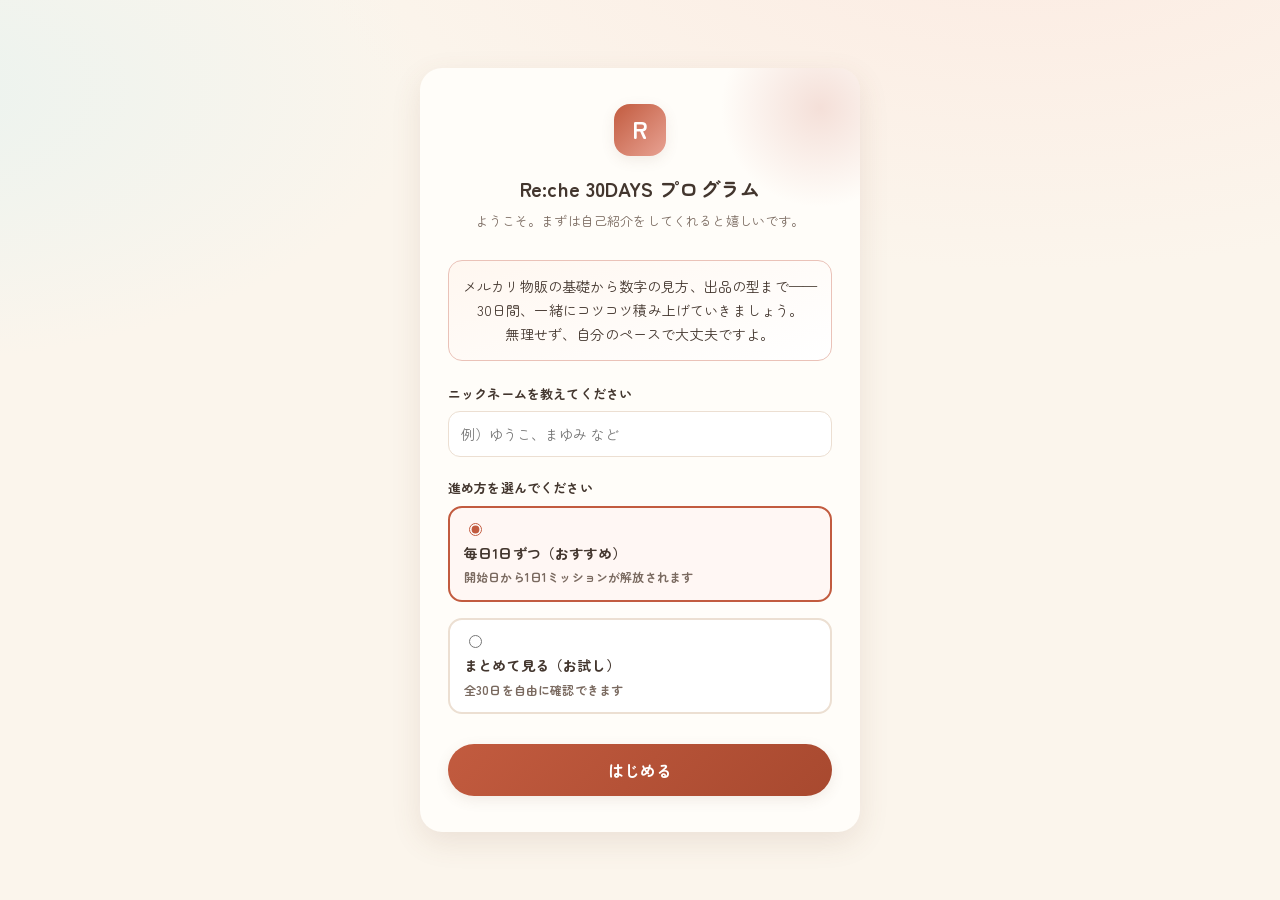
<file: index.html>
<!DOCTYPE html>
<html lang="ja">
<head>
  <meta charset="UTF-8">
  <meta name="viewport" content="width=device-width, initial-scale=1.0">
  <meta name="robots" content="noindex, nofollow">
  <title>Re:che 30DAYS プログラム</title>
  <link rel="preconnect" href="https://fonts.googleapis.com">
  <link rel="preconnect" href="https://fonts.gstatic.com" crossorigin>
  <link href="https://fonts.googleapis.com/css2?family=Zen+Maru+Gothic:wght@400;500;700&family=Shippori+Mincho:wght@500;600;700&display=swap" rel="stylesheet">
  <link rel="stylesheet" href="styles.css">
  <style>
    /* ---- onboarding screen ---- */
    #onboarding{
      min-height:100vh; display:flex; align-items:center; justify-content:center;
      padding:24px;
    }
    .ob-card{
      width:min(440px,100%); background:var(--cream-2); border-radius:var(--radius);
      box-shadow:var(--shadow); padding:36px 28px; text-align:center; position:relative; overflow:hidden;
    }
    .ob-card::before{
      content:""; position:absolute; top:-60px; right:-60px; width:200px; height:200px;
      background:radial-gradient(circle, var(--rose) 0%, transparent 70%); opacity:.5;
    }
    .ob-logo{
      width:52px; height:52px; border-radius:16px; margin:0 auto 16px;
      background:linear-gradient(135deg,var(--terra),var(--terra-soft));
      display:grid; place-items:center; color:#fff; font-size:24px; font-weight:700;
      box-shadow:var(--shadow-sm);
    }
    .ob-title{ font-size:20px; font-weight:700; margin:0 0 4px; }
    .ob-sub{ font-size:13px; color:var(--ink-2); margin:0 0 28px; }
    .ob-card .field{ text-align:left; }
    .ob-card .field label{ font-size:13px; font-weight:700; display:block; margin-bottom:6px; }
    .ob-card .field .input{ width:100%; }
    .mode-select{ display:flex; flex-direction:column; gap:10px; margin-top:6px; }
    .mode-opt{
      display:flex; align-items:flex-start; gap:10px; padding:12px 14px;
      border:2px solid var(--line); border-radius:14px; cursor:pointer;
      background:#fff; text-align:left; transition:border-color .15s;
    }
    .mode-opt:has(input:checked){ border-color:var(--terra); background:#FFF7F4; }
    .mode-opt input[type=radio]{ margin-top:3px; accent-color:var(--terra); }
    .mode-opt .mo-title{ font-size:14px; font-weight:700; }
    .mode-opt .mo-sub{ font-size:12px; color:var(--ink-2); margin-top:2px; }
    .ob-start{ width:100%; margin-top:24px; padding:14px; font-size:16px; }
    .ob-welcome{ font-size:14px; color:var(--ink); background:linear-gradient(160deg,#FFF7F0,#fff);
      border:1px solid var(--rose); border-radius:var(--radius-sm); padding:14px; margin-bottom:22px; line-height:1.7;}

    /* ---- today's mission banner ---- */
    .mission-banner{
      background:linear-gradient(135deg,var(--terra),var(--terra-d));
      border-radius:var(--radius); padding:22px; color:#fff;
      margin-bottom:14px; box-shadow:var(--shadow);
      display:flex; align-items:center; gap:16px; flex-wrap:wrap;
    }
    .mission-banner .mb-icon{
      width:52px; height:52px; border-radius:16px;
      background:rgba(255,255,255,.2); display:grid; place-items:center; flex-shrink:0;
    }
    .mission-banner .mb-body{ flex:1; min-width:0; }
    .mission-banner .mb-label{ font-size:11px; font-weight:700; opacity:.8; letter-spacing:.1em; }
    .mission-banner .mb-title{ font-size:17px; font-weight:700; margin:3px 0 8px; line-height:1.4; }
    .mission-banner .btn-pri{
      background:rgba(255,255,255,.22); border:1.5px solid rgba(255,255,255,.6); color:#fff;
    }
    .mission-banner .btn-pri:hover{ background:rgba(255,255,255,.35); filter:none; }
    .mission-done-note{
      background:linear-gradient(160deg,#F3FAF6,#fff); border:1px solid #CDE9DD;
      border-radius:var(--radius); padding:18px 22px; color:var(--forest);
      font-weight:700; font-size:15px; text-align:center; margin-bottom:14px;
    }

    /* ---- modal extras ---- */
    .modal-head{ display:flex; justify-content:space-between; align-items:flex-start; margin-bottom:14px; }
    .quiz-score{ text-align:right; font-size:13px; font-weight:700; color:var(--forest); margin-top:8px; }
    .check-row{ display:flex; align-items:center; gap:10px; background:#fff;
      border:1.5px solid var(--line); border-radius:14px; padding:14px; margin-top:14px; cursor:pointer; }
    .check-row input[type=checkbox]{ width:18px; height:18px; accent-color:var(--forest); flex-shrink:0; }
    .check-row label{ font-size:14px; cursor:pointer; }
    .modal .m-done-tag{
      display:inline-block; background:linear-gradient(135deg,var(--forest),#3A9E89);
      color:#fff; font-size:12px; font-weight:700; padding:4px 12px;
      border-radius:999px; margin-bottom:12px;
    }

    /* ---- calc output row ---- */
    .out-box .o .ol{ font-size:13px; color:var(--ink-2); }

    /* ---- app shell hidden by default ---- */
    #app{ display:none; }
  </style>
</head>
<body>

<!-- ===================== ONBOARDING ===================== -->
<div id="onboarding">
  <div class="ob-card">
    <div class="ob-logo">R</div>
    <p class="ob-title">Re:che 30DAYS プログラム</p>
    <p class="ob-sub">ようこそ。まずは自己紹介をしてくれると嬉しいです。</p>
    <div class="ob-welcome">
      メルカリ物販の基礎から数字の見方、出品の型まで——<br>
      30日間、一緒にコツコツ積み上げていきましょう。<br>
      無理せず、自分のペースで大丈夫ですよ。
    </div>
    <div class="field">
      <label for="ob-nick">ニックネームを教えてください</label>
      <input type="text" id="ob-nick" class="input" placeholder="例）ゆうこ、まゆみ など" maxlength="20" autocomplete="off">
    </div>
    <div class="field" style="margin-top:20px;">
      <label>進め方を選んでください</label>
      <div class="mode-select">
        <label class="mode-opt">
          <input type="radio" name="ob-mode" value="date" checked>
          <div>
            <div class="mo-title">毎日1日ずつ（おすすめ）</div>
            <div class="mo-sub">開始日から1日1ミッションが解放されます</div>
          </div>
        </label>
        <label class="mode-opt">
          <input type="radio" name="ob-mode" value="free">
          <div>
            <div class="mo-title">まとめて見る（お試し）</div>
            <div class="mo-sub">全30日を自由に確認できます</div>
          </div>
        </label>
      </div>
    </div>
    <button class="btn btn-pri ob-start" onclick="startGame()">はじめる</button>
  </div>
</div>

<!-- ===================== APP SHELL ===================== -->
<div id="app">

  <!-- HEADER -->
  <header class="app-head">
    <div class="row">
      <div class="brand">
        <div class="logo">R</div>
        <div>
          Re:che
          <small>30DAYS PROGRAM</small>
        </div>
      </div>
      <div class="spacer"></div>
      <button class="btn btn-ghost btn-sm" onclick="downloadExport()">進捗を送る</button>
    </div>
  </header>

  <div class="wrap">

    <!-- HERO -->
    <section class="hero" id="hero-section">
      <!-- rendered by renderHero() -->
    </section>

    <!-- KUMIKO DAILY MESSAGE -->
    <section id="kumiko-section"></section>

    <!-- わたしのお庭（育成） -->
    <div class="sec-title" style="margin-top:24px;">
      <h2>わたしのお庭</h2>
      <span class="pill">そだてよう</span>
    </div>
    <section id="garden-section"></section>

    <!-- TODAY'S MISSION -->
    <section id="today-section" style="margin-top:24px;"></section>

    <!-- CURRICULUM LIST -->
    <div class="sec-title">
      <h2>カリキュラム一覧</h2>
      <span class="pill">30DAYS</span>
    </div>
    <div class="days" id="days-grid"></div>

    <!-- STAMP CALENDAR -->
    <div class="sec-title" style="margin-top:30px;">
      <h2>スタンプカレンダー</h2>
    </div>
    <div class="stamps" id="stamp-grid"></div>

    <!-- 同期ランキング -->
    <div class="sec-title" style="margin-top:30px;">
      <h2>同期ランキング</h2>
      <span class="pill">2月後半入会</span>
    </div>
    <div id="rank-section"></div>

    <!-- BADGES -->
    <div class="sec-title" style="margin-top:30px;">
      <h2>バッジ</h2>
      <span class="pill" id="badge-pill">0 / 11</span>
    </div>
    <div class="badge-grid" id="badge-grid"></div>

    <!-- FOOTER -->
    <p class="note">
      進捗はこの端末に保存されます。<br>
      機種変更前は「進捗を送る」から事務局へ共有してくださいね。
    </p>

  </div><!-- /wrap -->
</div><!-- /app -->

<!-- ===================== 2日以上未提出のリマインド暗転 ===================== -->
<div class="dim-overlay" id="dim-overlay"></div>
<div class="dim-note" id="dim-note"></div>

<!-- ===================== DAY MODAL ===================== -->
<div class="modal-back" id="modal-back" onclick="closeModalBack(event)">
  <div class="modal" id="modal-inner">
    <!-- rendered by openDay() -->
  </div>
</div>

<!-- ===================== 卒業証書 ===================== -->
<div class="cert-back" id="cert-back">
  <div class="cert-confetti" id="cert-confetti"></div>
  <div class="cert-scroll">
    <div id="cert-inner"><!-- rendered by showCertificate() --></div>
    <button class="btn btn-ghost cert-close" onclick="closeCertificate()">とじる</button>
  </div>
</div>

<script src="curriculum.js"></script>
<script src="kumiko-messages.js"></script>
<script src="morikumi.js"></script>
<script src="app-core.js"></script>
<script src="garden.js"></script>
<script>
/* =======================================================
   index.html  インラインJS
   ======================================================= */

// ---------- helpers ----------

function fmt(n) {
  if (n == null || isNaN(n)) return "—";
  return Math.round(n).toLocaleString("ja-JP");
}
function fmtDec(n, d) {
  if (n == null || isNaN(n)) return "—";
  return Number(n).toFixed(d != null ? d : 1);
}

// くみこアバター（画像→無ければ「く」アイコンへ自動フォールバック）
function kMonoFallback(img) {
  const d = document.createElement("div");
  d.className = "k-ava mono";
  d.style.width = img.getAttribute("width") + "px";
  d.style.height = img.getAttribute("height") + "px";
  d.style.fontSize = Math.round(img.getAttribute("width") * 0.4) + "px";
  d.textContent = "く";
  img.replaceWith(d);
}
function kAvatar(size) {
  const src = (window.KUMIKO && KUMIKO.avatar) || "";
  return `<img class="k-ava" src="${src}" width="${size}" height="${size}" alt="くみこ" onerror="kMonoFallback(this)">`;
}
function kAudioHtml(day) {
  const a = window.KUMIKO && KUMIKO.audio && KUMIKO.audio[day];
  return a ? `<audio class="k-audio" controls preload="none" src="${a}"></audio>` : "";
}

// ---------- init ----------

(function init() {
  if (RECHE.hasAccount()) {
    showApp();
  }
})();

function startGame() {
  const nick = document.getElementById("ob-nick").value.trim();
  if (!nick) {
    RECHE.toast("ニックネームを入力してください");
    document.getElementById("ob-nick").focus();
    return;
  }
  const mode = document.querySelector("input[name=ob-mode]:checked").value;
  RECHE.startAccount(nick, mode);
  showApp();
}

function showApp() {
  document.getElementById("onboarding").style.display = "none";
  document.getElementById("app").style.display = "block";
  renderAll();
}

function renderAll() {
  const s = RECHE.getState();
  if (s) RECHE.publish(s);        // 自分を同期ランキングに反映
  renderHero(s);
  renderMorikumi(s);
  renderGarden(s);
  renderToday(s);
  renderDays(s);
  renderStamps(s);
  renderRanking(s);
  renderBadges(s);
  renderDim(s);
}

// ---------- 2日以上未提出で画面を暗くする（やさしいリマインド） ----------
function daysSinceLastSubmit(s) {
  if (!s) return 0;
  let last = null;
  for (const k in s.progress) {
    const p = s.progress[k];
    if (p && p.done && p.doneAt) {
      const iso = String(p.doneAt).slice(0, 10);
      if (!last || iso > last) last = iso;
    }
  }
  const ref = last || s.startDate || RECHE.todayISO();
  return RECHE.daysBetween(ref, RECHE.todayISO());
}
function renderDim(s) {
  const note = document.getElementById("dim-note");
  const gap  = daysSinceLastSubmit(s);
  if (s && gap >= 2) {
    document.body.classList.add("dim");
    note.innerHTML = `<b>${gap}日</b>、お休みしていましたね。<br>お庭の動物や草木も元気をなくしています…。今日のミッションを1つ提出すると、画面に光が戻り、動物や草木もまた元気になりますよ☺`;
  } else {
    document.body.classList.remove("dim");
    note.innerHTML = "";
  }
}

// ---------- くみこから今日のメッセージ ----------
function targetDay(s) {
  // 今日のミッション → 無ければ最初の未提出（解放済み）→ 全部doneなら30
  for (let d = 1; d <= RECHE.TOTAL; d++) {
    if (RECHE.dayStatus(s, d) === "today") return d;
  }
  const u = RECHE.unlockedThrough(s);
  for (let d = 1; d <= u; d++) {
    if (!(s.progress[d] && s.progress[d].done)) return d;
  }
  return RECHE.doneCount(s) >= RECHE.TOTAL ? 30 : u;
}
function monoAvatar(letter, size) {
  return `<div class="k-ava mono" style="width:${size}px;height:${size}px;font-size:${Math.round(size*0.4)}px">${letter}</div>`;
}
function renderMorikumi(s) {
  const sec = document.getElementById("kumiko-section");
  if (!s) { sec.innerHTML = ""; return; }
  const m = (window.MORIKUMI_TODAY ? MORIKUMI_TODAY() : { text: "", photo: "" });
  const photo = m.photo
    ? `<img src="${m.photo}" alt="森川くみこ" onerror="this.onerror=null;this.outerHTML=monoAvatar('森',96)">`
    : monoAvatar("森", 96);
  const vday = targetDay(s);   // 今日のミッション（毎朝のボイス）
  const vdef = RECHE.dayDef(vday) || {};
  sec.innerHTML = `
    <div class="mk-card">
      <div class="mk-photo">${photo}</div>
      <div class="mk-right">
        <div class="mk-name">${RECHE.esc(MORIKUMI.label)}<small>${RECHE.esc(MORIKUMI.name)}</small></div>
        <div class="mk-bubble">${RECHE.esc(m.text)}</div>
        <div class="mk-voice">
          <div class="mk-voice-cap">今日の音声メッセージ ｜ DAY ${vday}</div>
          <div class="mk-voice-title">${RECHE.esc(vdef.voice || "")}</div>
          <div id="morning-voice"></div>
        </div>
      </div>
    </div>`;
  mountVoice("morning-voice", vday);
}

// ---------- わたしのお庭（育成） ----------
function renderGarden(s) {
  const sec = document.getElementById("garden-section");
  if (!s) { sec.innerHTML = ""; return; }
  const wither = !!s && RECHE.doneCount(s) > 0 && daysSinceLastSubmit(s) >= 2;
  sec.innerHTML = GARDEN.render(s, wither);
}

// ---------- ボイス再生（あれば自動表示） ----------
function mountVoice(elId, day) {
  const host = document.getElementById(elId);
  if (!host || !window.KUMIKO_AUDIO) return;
  const url = KUMIKO_AUDIO(day);
  const hasOverride = window.KUMIKO.audio && window.KUMIKO.audio[day];
  const isHttp = location.protocol === "http:" || location.protocol === "https:";

  const show = () => {
    host.innerHTML = `
      <button class="voice-btn" type="button" onclick="toggleVoice(this)">
        <svg width="13" height="13" viewBox="0 0 12 12" fill="currentColor"><path d="M3 2l7 4-7 4z"/></svg>
        もりくみのボイスを聞く
      </button>
      <audio preload="none" src="${url}" onended="voiceEnded(this)"></audio>`;
  };

  if (hasOverride) { show(); return; }
  if (!isHttp) { return; } // ローカル(file://)では自動検出不可。公開版で表示されます
  fetch(url, { method: "HEAD" }).then(r => { if (r.ok) show(); }).catch(() => {});
}
function setVoiceLabel(btn, txt) {
  const t = btn.childNodes[btn.childNodes.length - 1];
  if (t && t.nodeType === 3) t.textContent = " " + txt; else btn.append(" " + txt);
}
function toggleVoice(btn) {
  const audio = btn.parentElement.querySelector("audio");
  if (!audio) return;
  if (audio.paused) {
    document.querySelectorAll("audio").forEach(a => { if (a !== audio) a.pause(); });
    audio.play().catch(() => RECHE.toast("この日のボイスはまだ準備中です"));
    btn.classList.add("playing"); setVoiceLabel(btn, "再生中…（押すと停止）");
  } else {
    audio.pause();
    btn.classList.remove("playing"); setVoiceLabel(btn, "もりくみのボイスを聞く");
  }
}
function voiceEnded(audio) {
  const btn = audio.parentElement.querySelector(".voice-btn");
  if (btn) { btn.classList.remove("playing"); setVoiceLabel(btn, "もりくみのボイスを聞く"); }
}

// ---------- 同期ランキング ----------
function renderRanking(s) {
  const sec = document.getElementById("rank-section");
  if (!s) { sec.innerHTML = ""; return; }
  const list = RECHE.ranking();
  if (list.length <= 1) {
    sec.innerHTML = `<div class="rank-empty">仲間の進捗がそろうと、ここに同期ランキングが表示されます。<br>あなたのペースで、まずは今日の一歩を♡</div>`;
    return;
  }
  const top = list.slice(0, 8);
  const meIn = top.some(r => r.nick === s.nick);
  let rows = top.map((r, i) => rankRow(r, i + 1, s.nick)).join("");
  if (!meIn) {
    const mr = RECHE.myRank(s.nick);
    if (mr.rank) rows += `<div style="text-align:center;color:var(--ink-2);font-size:12px;">…</div>`
                       + rankRow(mr.list[mr.rank - 1], mr.rank, s.nick);
  }
  sec.innerHTML = `<div class="rank-list">${rows}</div>`;
}
function rankRow(r, rank, myNick) {
  const me = r.nick === myNick;
  const cls = ["rank-row", me ? "me" : "", rank === 1 ? "top1" : rank === 2 ? "top2" : rank === 3 ? "top3" : ""].join(" ");
  return `<div class="${cls}">
    <div class="rk">${rank}</div>
    <div class="rn">${RECHE.esc(r.nick)}${me ? '<small>あなた</small>' : ''}<small>提出 ${r.done}/30</small></div>
    <div class="rp">${fmt(r.points)} pt</div>
  </div>`;
}

// ---------- hero ----------

function renderHero(s) {
  if (!s) return;
  const pts   = RECHE.totalPoints(s);
  const done  = RECHE.doneCount(s);
  const stk   = RECHE.streak(s);
  const lv    = RECHE.level(pts);
  const pct   = Math.round((done / RECHE.TOTAL) * 100);
  const toNext = lv.toNext > 0 ? `次の称号まであと ${fmt(lv.toNext)} pt` : "最高ランク達成";
  const si    = RECHE.streakInfo(s);
  const flame = `<svg width="15" height="15" viewBox="0 0 16 16" fill="none"><path d="M8 1.5s3.5 3 3.5 6.2a3.5 3.5 0 11-7 0c0-1.2.6-2.2.6-2.2s.2 1.3 1.2 1.6C6.6 5 6 3.2 8 1.5z" fill="currentColor"/></svg>`;
  const streakHint = si.next
    ? `連続提出 <b>${si.streak}日</b>。あと <b>${si.toNext}日</b> で連続ボーナス <b>+${fmt(si.nextBonus)}pt</b>`
    : `連続提出 <b>${si.streak}日</b>。連続ボーナスをすべて達成しました`;

  document.getElementById("hero-section").innerHTML = `
    <p class="hello">こんにちは、<b>${RECHE.esc(s.nick)}</b>さん</p>
    <div class="level-row">
      <span class="level-badge">
        <svg width="16" height="16" viewBox="0 0 16 16" fill="none">
          <path d="M8 1l1.9 3.8 4.2.6-3 3 .7 4.2L8 10.5l-3.8 2.1.7-4.2-3-3 4.2-.6z"
            fill="currentColor"/>
        </svg>
        Lv.${lv.lv} ${RECHE.esc(lv.name)}
      </span>
      <span class="streak-chip">${flame} ${si.streak}日連続</span>
    </div>
    <div class="metric">
      <div class="m"><div class="n">${done}<small style="font-size:14px;font-weight:600"> / 30</small></div><div class="l">提出数</div></div>
      <div class="m"><div class="n">${stk}<small style="font-size:14px;font-weight:600"> 日</small></div><div class="l">連続提出</div></div>
      <div class="m"><div class="n">${fmt(pts)}<small style="font-size:14px;font-weight:600"> pt</small></div><div class="l">累計ポイント</div></div>
    </div>
    <div class="bar"><i style="width:${pct}%"></i></div>
    <div class="bar-meta">
      <span>${pct}% 完了</span>
      <span>${toNext}</span>
    </div>
    <div class="streak-hint">${streakHint}</div>
  `;
}

// ---------- today's mission ----------

function renderToday(s) {
  const sec = document.getElementById("today-section");
  if (!s) { sec.innerHTML = ""; return; }
  const ul = RECHE.unlockedThrough(s);
  let todayDay = null;
  for (let d = 1; d <= RECHE.TOTAL; d++) {
    if (RECHE.dayStatus(s, d) === "today") { todayDay = d; break; }
  }

  if (!todayDay) {
    // 全部doneか、freeモードでtodayが特定できない場合
    const allDone = RECHE.doneCount(s) >= RECHE.TOTAL;
    if (allDone) {
      sec.innerHTML = `<div class="mission-done-note">30日間の全ミッションが完了です。本当におつかれさまでした。<br><button class="btn btn-pri btn-sm" style="margin-top:10px" onclick="showCertificate()">卒業証書をひらく</button></div>`;
    } else {
      sec.innerHTML = "";
    }
    return;
  }

  const def = RECHE.dayDef(todayDay);
  const status = RECHE.dayStatus(s, todayDay);

  if (status === "done") {
    sec.innerHTML = `<div class="mission-done-note">今日のミッションは完了です。おつかれさまでした。</div>`;
    return;
  }

  sec.innerHTML = `
    <div class="mission-banner">
      <div class="mb-icon">
        <svg width="26" height="26" viewBox="0 0 24 24" fill="none">
          <circle cx="12" cy="12" r="10" stroke="rgba(255,255,255,.7)" stroke-width="1.5"/>
          <path d="M8 12l3 3 5-5" stroke="#fff" stroke-width="2" stroke-linecap="round" stroke-linejoin="round"/>
        </svg>
      </div>
      <div class="mb-body">
        <div class="mb-label">TODAY&apos;S MISSION &nbsp;DAY ${todayDay}</div>
        <div class="mb-title">${RECHE.esc(def.title)}</div>
        <button class="btn btn-pri btn-sm" onclick="openDay(${todayDay})">今日のミッションを開く</button>
      </div>
    </div>
  `;
}

// ---------- days grid ----------

function renderDays(s) {
  const grid = document.getElementById("days-grid");
  if (!s) { grid.innerHTML = ""; return; }

  grid.innerHTML = RECHE_CURRICULUM.map(def => {
    const st = RECHE.dayStatus(s, def.day);
    const isDone   = st === "done";
    const isToday  = st === "today";
    const isLocked = st === "locked";

    let stateLabel = "";
    if (isDone)   stateLabel = "済";
    else if (isToday)  stateLabel = "今日のミッション";
    else if (st === "open") stateLabel = "未提出";
    else stateLabel = "解放前";

    const checkSvg = `<svg width="14" height="14" viewBox="0 0 14 14" fill="none">
      <path d="M2.5 7l3 3 6-6" stroke="#fff" stroke-width="2.2" stroke-linecap="round" stroke-linejoin="round"/>
    </svg>`;
    const lockSvg = `<svg class="lockicon" width="16" height="16" viewBox="0 0 16 16" fill="none">
      <rect x="3" y="7" width="10" height="8" rx="2.5" stroke="#B0A098" stroke-width="1.4"/>
      <path d="M5.5 7V5.5a2.5 2.5 0 015 0V7" stroke="#B0A098" stroke-width="1.4" stroke-linecap="round"/>
    </svg>`;

    return `<div class="daycard ${st}" onclick="${isLocked ? '' : `openDay(${def.day})`}" tabindex="${isLocked ? -1 : 0}"
        onkeydown="${isLocked ? '' : `if(event.key==='Enter')openDay(${def.day})`}">
      <div class="stg">${RECHE.esc(def.stage)}</div>
      <div class="dnum">DAY ${def.day}</div>
      <div class="dttl">${RECHE.esc(def.title)}</div>
      <div class="state">${stateLabel}</div>
      <div class="check">${checkSvg}</div>
      ${isLocked ? lockSvg : ""}
    </div>`;
  }).join("");
}

// ---------- stamps ----------

function renderStamps(s) {
  const grid = document.getElementById("stamp-grid");
  if (!s) { grid.innerHTML = ""; return; }
  grid.innerHTML = Array.from({length: 30}, (_, i) => {
    const day = i + 1;
    const done = s.progress[day] && s.progress[day].done;
    return `<div class="stamp ${done ? "on" : ""}"><span>${day}</span></div>`;
  }).join("");
}

// ---------- badges ----------

function renderBadges(s) {
  const grid   = document.getElementById("badge-grid");
  const pill   = document.getElementById("badge-pill");
  if (!s) { grid.innerHTML = ""; return; }
  const earned = RECHE.earnedBadges(s);
  pill.textContent = `${earned.length} / ${RECHE_BADGES.length}`;

  const crownSvg = `<svg width="24" height="24" viewBox="0 0 24 24" fill="none">
    <path d="M3 17h18M5 17L3 8l4.5 4L12 4l4.5 8L21 8l-2 9"
      stroke="currentColor" stroke-width="1.6" stroke-linecap="round" stroke-linejoin="round"/>
  </svg>`;

  grid.innerHTML = RECHE_BADGES.map(b => {
    const on = earned.includes(b.id);
    return `<div class="bdg ${on ? "" : "locked"}">
      <div class="medal">${crownSvg}</div>
      <div class="bname">${RECHE.esc(b.id)}</div>
      <div class="bdesc">${RECHE.esc(b.desc)}</div>
    </div>`;
  }).join("");
}

// ---------- modal ----------

let _currentDay = null;

function openDay(day) {
  const s   = RECHE.getState();
  const def = RECHE.dayDef(day);
  const st  = RECHE.dayStatus(s, day);
  if (st === "locked") return;

  _currentDay = day;
  const isDone = st === "done";
  const prev   = (s.progress[day] && s.progress[day]) || {};
  const fb     = RECHE.getFeedbackObj(s.nick, day);

  let inputHtml = "";

  if (def.type === "submit") {
    const val = isDone && prev.value ? RECHE.esc(prev.value) : "";
    inputHtml = `
      <div class="field">
        <label>提出内容</label>
        <textarea class="input" id="m-submit" placeholder="${RECHE.esc(def.placeholder || "")}">${val}</textarea>
      </div>`;
  } else if (def.type === "action") {
    const checked = isDone ? "checked" : "";
    inputHtml = `
      <div class="check-row" onclick="toggleCheck()">
        <input type="checkbox" id="m-check" ${checked}>
        <label for="m-check">${RECHE.esc(def.checklabel)}</label>
      </div>`;
  } else if (def.type === "quiz") {
    inputHtml = buildQuizHtml(def, prev, isDone);
  } else if (def.type === "calc") {
    inputHtml = buildCalcHtml(def, prev, isDone);
  } else if (def.type === "report") {
    inputHtml = buildReportHtml(def, prev, isDone);
  }

  // feedback
  let fbHtml = "";
  if (fb) {
    fbHtml = `<div class="fb">
      <div class="fb-h"><span class="mini">R</span>事務局より</div>
      <p>${RECHE.esc(fb.text)}</p>
    </div>`;
  } else {
    fbHtml = `<div class="fb empty">事務局からのコメントがまだありません</div>`;
  }

  // submit button
  let submitLabel = isDone ? "修正して再提出" : "提出する";
  let submitBtn = `<button class="btn btn-pri" onclick="submitDay()">${submitLabel}</button>`;
  if (def.type === "quiz" && !isDone) {
    submitBtn = `
      <button class="btn btn-ghost" onclick="gradeQuiz()">答え合わせ</button>
      <button class="btn btn-pri" id="quiz-submit-btn" onclick="submitDay()" disabled>提出する</button>`;
  }
  // 提出済みなら「LINEグループにコピペ」ボタンも出す
  if (isDone) {
    submitBtn += `<button class="btn btn-line" onclick="copyForLine(${day})">LINEグループにコピペ</button>`;
  }

  document.getElementById("modal-inner").innerHTML = `
    <button class="close-x" onclick="closeModal()" aria-label="閉じる">&times;</button>
    ${isDone ? '<span class="m-done-tag">提出済み</span>' : ""}
    <div class="modal-head">
      <span class="m-stage">${RECHE.esc(def.stage)}</span>
    </div>
    <div class="m-voice">${RECHE.esc(def.voice)}</div>
    <h3>${RECHE.esc(def.title)}</h3>
    <div class="k-bubble">
      ${kAvatar(40)}
      <div class="bub">${RECHE.esc(KUMIKO_MSG(def.day))}<div id="kvoice-modal"></div></div>
    </div>
    <div class="m-detail">${RECHE.esc(def.detail)}</div>
    ${inputHtml}
    ${fbHtml}
    <div class="m-actions">${submitBtn}</div>
  `;

  document.getElementById("modal-back").classList.add("open");
  document.body.style.overflow = "hidden";
  mountVoice("kvoice-modal", def.day);
}

// ---- quiz ----

function buildQuizHtml(def, prev, isDone) {
  const prevQuiz = (prev && prev.quiz) || {};
  return def.quiz.map((q, i) => {
    const prevVal = (prev && prev["q" + i]) || "";
    const solved  = isDone && prevVal !== "";
    return `<div class="qitem" id="qitem-${i}">
      <div class="qq">Q${i + 1}. ${RECHE.esc(q.q)}</div>
      <div class="qhint">ヒント：${RECHE.esc(q.hint)}</div>
      <div class="qin">
        <input type="number" step="any" class="input" id="q-input-${i}" value="${RECHE.esc(prevVal)}" placeholder="数値">
        <span>${RECHE.esc(q.unit)}</span>
      </div>
      <div class="qjudge" id="q-judge-${i}">
        ${solved ? `<span class="${Math.abs(Number(prevVal) - q.answer) <= q.tolerance ? "ok" : "ng"}">${Math.abs(Number(prevVal) - q.answer) <= q.tolerance ? "正解" : "惜しい"} — 解説：${RECHE.esc(q.solution)}</span>` : ""}
      </div>
    </div>`;
  }).join("") + `<div class="quiz-score" id="quiz-score"></div>`;
}

function gradeQuiz() {
  const def = RECHE.dayDef(_currentDay);
  let correct = 0;
  def.quiz.forEach((q, i) => {
    const val = Number(document.getElementById("q-input-" + i).value);
    const ok  = Math.abs(val - q.answer) <= q.tolerance;
    if (ok) correct++;
    const judgeEl = document.getElementById("q-judge-" + i);
    judgeEl.innerHTML = `<span class="${ok ? "ok" : "ng"}">${ok ? "正解" : "惜しい"} — 解説：${RECHE.esc(q.solution)}</span>`;
  });
  const scoreEl = document.getElementById("quiz-score");
  if (scoreEl) scoreEl.textContent = `${correct} / ${def.quiz.length} 問正解`;
  const submitBtn = document.getElementById("quiz-submit-btn");
  if (submitBtn) submitBtn.disabled = false;
}

// ---- calc ----

function buildCalcHtml(def, prev, isDone) {
  const savedReport = (prev && prev.report) || {};
  const inputs = def.calc.inputs.map(inp => {
    const val = savedReport[inp.key] != null ? savedReport[inp.key] : inp.value;
    return `<div class="field">
      <label>${RECHE.esc(inp.label)}</label>
      <div style="display:flex;align-items:center;gap:8px;">
        <input type="number" class="input" id="calc-${inp.key}" value="${val}" oninput="updateCalc()" style="flex:1;">
        <span style="font-size:13px;color:var(--ink-2)">${RECHE.esc(inp.unit)}</span>
      </div>
    </div>`;
  }).join("");

  const outputsHtml = `<div class="out-box" id="calc-out">
    ${def.calc.outputs.map(o => `<div class="o">
      <span class="ol">${RECHE.esc(o.label)}</span>
      <b id="calc-out-${o.label.replace(/\s/g, "_")}">—</b>
    </div>`).join("")}
  </div>`;

  return `<div class="row-2">${inputs}</div>${outputsHtml}`;
}

function updateCalc() {
  const def = RECHE.dayDef(_currentDay);
  if (!def || def.type !== "calc") return;
  const vars = {};
  def.calc.inputs.forEach(inp => {
    vars[inp.key] = Number(document.getElementById("calc-" + inp.key).value) || 0;
  });
  def.calc.outputs.forEach(o => {
    let val = RECHE.evalFormula(o.formula, vars);
    if (isNaN(val)) { val = 0; }
    if (o.ceil) val = Math.ceil(val);
    const el = document.getElementById("calc-out-" + o.label.replace(/\s/g, "_"));
    if (el) el.textContent = fmt(val) + (o.unit ? " " + o.unit : "");
  });
}

// ---- report ----

function buildReportHtml(def, prev, isDone) {
  const savedReport = (prev && prev.report) || {};
  const inputs = def.report.map(r => {
    const val = savedReport[r.key] != null ? savedReport[r.key] : "";
    return `<div class="field">
      <label>${RECHE.esc(r.label)}</label>
      <div style="display:flex;align-items:center;gap:8px;">
        <input type="number" class="input" id="rep-${r.key}" value="${RECHE.esc(val)}" oninput="updateReport()" style="flex:1;">
        <span style="font-size:13px;color:var(--ink-2)">${RECHE.esc(r.unit)}</span>
      </div>
    </div>`;
  }).join("");

  let autoHtml = "";
  if (def.auto && def.auto.length) {
    const rows = def.auto.map(a =>
      `<div class="o"><span class="ol">${RECHE.esc(a.label)}</span><b id="rep-auto-${a.label.replace(/\s/g, "_")}">—</b></div>`
    ).join("");
    autoHtml = `<div class="out-box" id="rep-auto-box">${rows}</div>`;
  }

  return `<div class="row-2">${inputs}</div>${autoHtml}`;
}

function updateReport() {
  const def = RECHE.dayDef(_currentDay);
  if (!def || def.type !== "report" || !def.auto) return;
  const vars = {};
  def.report.forEach(r => {
    vars[r.key] = Number(document.getElementById("rep-" + r.key).value) || 0;
  });
  def.auto.forEach(a => {
    let val = RECHE.evalFormula(a.formula, vars);
    const el = document.getElementById("rep-auto-" + a.label.replace(/\s/g, "_"));
    if (!el) return;
    if (isNaN(val) || !isFinite(val)) { el.textContent = "—"; return; }
    el.textContent = fmtDec(val, 1) + (a.unit ? " " + a.unit : "");
  });
}

// ---- toggle check ----

function toggleCheck() {
  const cb = document.getElementById("m-check");
  if (cb) cb.checked = !cb.checked;
}

// ---- submit ----

// ---- 卒業証書 ----
function buildCertMessage(s) {
  const nick = s.nick || "あなた";
  let goal = "";
  // DAY3の目標を最優先、無ければ最初の自由記述提出を拾う
  if (s.progress[3] && s.progress[3].value && !/^https?:/.test(s.progress[3].value)) {
    goal = s.progress[3].value;
  } else {
    for (let d = 1; d <= 30; d++) {
      const p = s.progress[d];
      if (p && p.value && p.value.length > 6 && !/^https?:/.test(p.value)) { goal = p.value; break; }
    }
  }
  goal = (goal || "").trim().replace(/\s+/g, "");
  if (goal.length > 42) goal = goal.slice(0, 42) + "…";
  const done = RECHE.doneCount(s), stk = RECHE.streak(s);
  let m = nick + "さんへ。30日間、本当におつかれさまでした。";
  m += goal
    ? "「" + goal + "」——最初に綴ってくれたあの想いを、私は今も覚えています。"
    : "勇気を出して一歩を踏み出してくれたあの日のことを、私は今も覚えています。";
  m += "はじめは不安もあったはずです。それでもあなたは、毎日こつこつと手を動かし続けました。"
     + done + "個のミッションをやり遂げ、連続" + stk + "日を積み重ねたその姿は、"
     + "「変わりたい」を『変わった』に変えた、まぎれもない証です。"
     + "ここで身につけた数字の見方も、出品の型も、これからのあなたを必ず支えてくれます。"
     + "卒業はゴールではなく、新しい毎日のはじまり。あなたならもう、大丈夫。これからも、ずっと応援しています。";
  return m;
}
function buildCertificate(s) {
  const done = RECHE.doneCount(s);
  const animals = (window.GARDEN ? GARDEN.unlockedAnimals(done).length : 0);
  const badges = RECHE.earnedBadges(s).length;
  const stk = RECHE.streak(s);
  const d = new Date();
  const dateStr = d.getFullYear() + "年 " + (d.getMonth() + 1) + "月 " + d.getDate() + "日";
  const portrait = `<img src="assets/morikumi/day30.png" alt="森川くみこ" onerror="this.style.display='none'">`;
  return `
    <div class="cert">
      <div class="cert-frame"></div>
      <div class="cert-portrait">${portrait}</div>
      <div class="cert-in">
        <div class="cert-kicker">Re:che 30 DAYS PROGRAM</div>
        <div class="cert-title">卒業証書</div>
        <div class="cert-suben">CERTIFICATE OF COMPLETION</div>
        <div class="cert-ribbon">30日間 全ミッション達成</div>
        <div class="cert-toline">この証書を、つぎの方に贈ります</div>
        <div class="cert-name"><u>${RECHE.esc(s.nick || "あなた")}</u><small>さん</small></div>
        <div class="cert-msg">${RECHE.esc(buildCertMessage(s))}</div>
        <div class="cert-stats">
          <div class="cst"><div class="n">${done}</div><div class="l">提出数</div></div>
          <div class="cst"><div class="n">${stk}</div><div class="l">連続提出</div></div>
          <div class="cst"><div class="n">${animals}</div><div class="l">おともだち</div></div>
          <div class="cst"><div class="n">${badges}</div><div class="l">バッジ</div></div>
        </div>
        <div class="cert-sign">
          <div class="cert-date">${dateStr}<br>株式会社Merone / Re:che</div>
          <div class="cert-by">
            <div class="cert-who"><div class="role">校長</div><div class="who">森川 くみこ</div></div>
            <div class="cert-seal">修了<br>認定</div>
          </div>
        </div>
        <div class="cert-bloom">あなたのお庭は、満開になりました</div>
        <div class="cert-voice" id="cert-voice"></div>
      </div>
    </div>`;
}
function showCertificate() {
  const s = RECHE.getState();
  if (!s) return;
  document.getElementById("cert-inner").innerHTML = buildCertificate(s);
  document.getElementById("cert-back").classList.add("open");
  document.body.style.overflow = "hidden";
  // 紙吹雪
  const cf = document.getElementById("cert-confetti");
  const cols = ["#C25B3F", "#2E7D6B", "#D9A441", "#E8A293", "#9ECBBA"];
  let html = "";
  for (let i = 0; i < 70; i++) {
    html += `<span class="ccf" style="left:${Math.random()*100}%;animation-delay:${(Math.random()*2.2).toFixed(2)}s;animation-duration:${(2.6+Math.random()*2).toFixed(2)}s;background:${cols[i%cols.length]};transform:rotate(${Math.random()*360}deg)"></span>`;
  }
  cf.innerHTML = html;
  if (window.RECHE && RECHE.confetti) RECHE.confetti();
  if (typeof mountVoice === "function") mountVoice("cert-voice", 30);
}
function closeCertificate() {
  document.getElementById("cert-back").classList.remove("open");
  document.getElementById("cert-confetti").innerHTML = "";
  document.body.style.overflow = "";
}

// ---- LINEグループへコピペ提出 ----
function lineSubmitText(day) {
  const s = RECHE.getState(); const def = RECHE.dayDef(day);
  if (!s || !def) return "";
  const p = s.progress[day] || {};
  let body = "";
  if (def.type === "submit") body = p.value || "";
  else if (def.type === "action") body = "実施しました（" + (def.checklabel || "") + "）";
  else if (def.type === "quiz" && p.quiz) body = "クイズ " + p.quiz.score + "／" + p.quiz.total + " 問正解";
  else if ((def.type === "calc" || def.type === "report") && p.report) {
    body = Object.keys(p.report).map(k => "・" + k + "：" + p.report[k]).join("\n");
  } else body = "提出しました";
  return "【Re:che 30DAYS】DAY" + day + "「" + def.voice + "」提出\n"
       + "－－－－－\n" + body + "\n－－－－－\n#" + (s.nick || "");
}
function copyForLine(day, silent) {
  const txt = lineSubmitText(day);
  if (!txt) { RECHE.toast("提出内容が見つかりません"); return; }
  const ok = () => { if (!silent) RECHE.toast("コピーしました！LINEグループに貼り付けて送ってね☺"); };
  const fail = () => {
    const ta = document.createElement("textarea");
    ta.value = txt; ta.style.position = "fixed"; ta.style.opacity = "0";
    document.body.appendChild(ta); ta.focus(); ta.select();
    try { document.execCommand("copy"); ok(); } catch (e) { if (!silent) RECHE.toast("コピーできませんでした"); }
    document.body.removeChild(ta);
  };
  if (navigator.clipboard && navigator.clipboard.writeText) {
    navigator.clipboard.writeText(txt).then(ok, fail);
  } else { fail(); }
}

function submitDay() {
  const def = RECHE.dayDef(_currentDay);
  if (!def) return;
  let payload = {};

  if (def.type === "submit") {
    const val = (document.getElementById("m-submit").value || "").trim();
    if (!val) { RECHE.toast("内容を入力してからお願いしますね"); return; }
    payload = { value: val };

  } else if (def.type === "action") {
    const cb = document.getElementById("m-check");
    if (!cb || !cb.checked) { RECHE.toast("チェックをしてから提出してくださいね"); return; }
    payload = { value: "checked" };

  } else if (def.type === "quiz") {
    const quizEl = document.getElementById("quiz-submit-btn");
    if (quizEl && quizEl.disabled) { RECHE.toast("先に「答え合わせ」を押してくださいね"); return; }
    let score = 0, total = def.quiz.length;
    const vals = {};
    def.quiz.forEach((q, i) => {
      const v = Number(document.getElementById("q-input-" + i).value);
      if (Math.abs(v - q.answer) <= q.tolerance) score++;
      vals["q" + i] = v;
    });
    payload = { quiz: { score, total }, ...vals };

  } else if (def.type === "calc") {
    const report = {};
    def.calc.inputs.forEach(inp => {
      report[inp.key] = Number(document.getElementById("calc-" + inp.key).value) || 0;
    });
    payload = { report };

  } else if (def.type === "report") {
    const report = {};
    def.report.forEach(r => {
      report[r.key] = Number(document.getElementById("rep-" + r.key).value) || 0;
    });
    payload = { report };
  }

  const animalsBefore = GARDEN.unlockedAnimals(RECHE.doneCount(RECHE.getState())).map(a => a.id);

  const result = RECHE.submitDay(_currentDay, payload);
  if (!result) { RECHE.toast("エラーが発生しました"); return; }

  const animalsAfter = GARDEN.unlockedAnimals(RECHE.doneCount(result.state));
  const newAnimal = animalsAfter.find(a => !animalsBefore.includes(a.id));

  const submittedDay = _currentDay;
  copyForLine(submittedDay, true);   // LINE用テキストを自動でクリップボードへ
  closeModal();
  renderAll();

  if (result.leveledUp || result.newBadges.length || result.newStreakMilestone || newAnimal) {
    RECHE.confetti();
    let msg = "";
    if (newAnimal) msg += `お庭に「${newAnimal.name}」が来ました  `;
    if (result.newStreakMilestone) msg += `${result.newStreakMilestone}日連続ボーナス達成  `;
    if (result.leveledUp) msg += `称号アップ：${result.newLevel.name}  `;
    if (result.newBadges.length) msg += `バッジ獲得：${result.newBadges.join("・")}  `;
    msg += "（LINE用にコピー済み）";
    RECHE.toast(msg.trim());
  } else {
    RECHE.toast("提出しました。LINEグループ用にコピーもしたので、貼り付けて送ってね☺");
  }

  // 30日すべて達成 → 卒業証書を表示
  if (RECHE.doneCount(RECHE.getState()) >= RECHE.TOTAL) {
    setTimeout(showCertificate, 650);
  }
}

// ---- modal close ----

function closeModal() {
  document.getElementById("modal-back").classList.remove("open");
  document.body.style.overflow = "";
  _currentDay = null;
}

function closeModalBack(e) {
  if (e.target === document.getElementById("modal-back")) closeModal();
}

// ---- export / download ----

function downloadExport() {
  const json = RECHE.exportState();
  const s    = RECHE.getState();
  const nick = (s && s.nick) ? s.nick : "reche";
  const date = new Date().toISOString().slice(0, 10);
  const blob = new Blob([json], { type: "application/json" });
  const a    = document.createElement("a");
  a.href     = URL.createObjectURL(blob);
  a.download = `reche30_${nick}_${date}.json`;
  a.click();
  URL.revokeObjectURL(a.href);
  RECHE.toast("進捗データをダウンロードしました");
}

// calc/report のライブ計算を openDay 直後に1回実行（DOMレンダリング後）
const _openDayOrig = openDay;
window.openDay = function(day) {
  _openDayOrig(day);
  requestAnimationFrame(() => {
    const def = RECHE.dayDef(day);
    if (!def) return;
    if (def.type === "calc") updateCalc();
    if (def.type === "report") updateReport();
  });
};
</script>
</body>
</html>
</file>
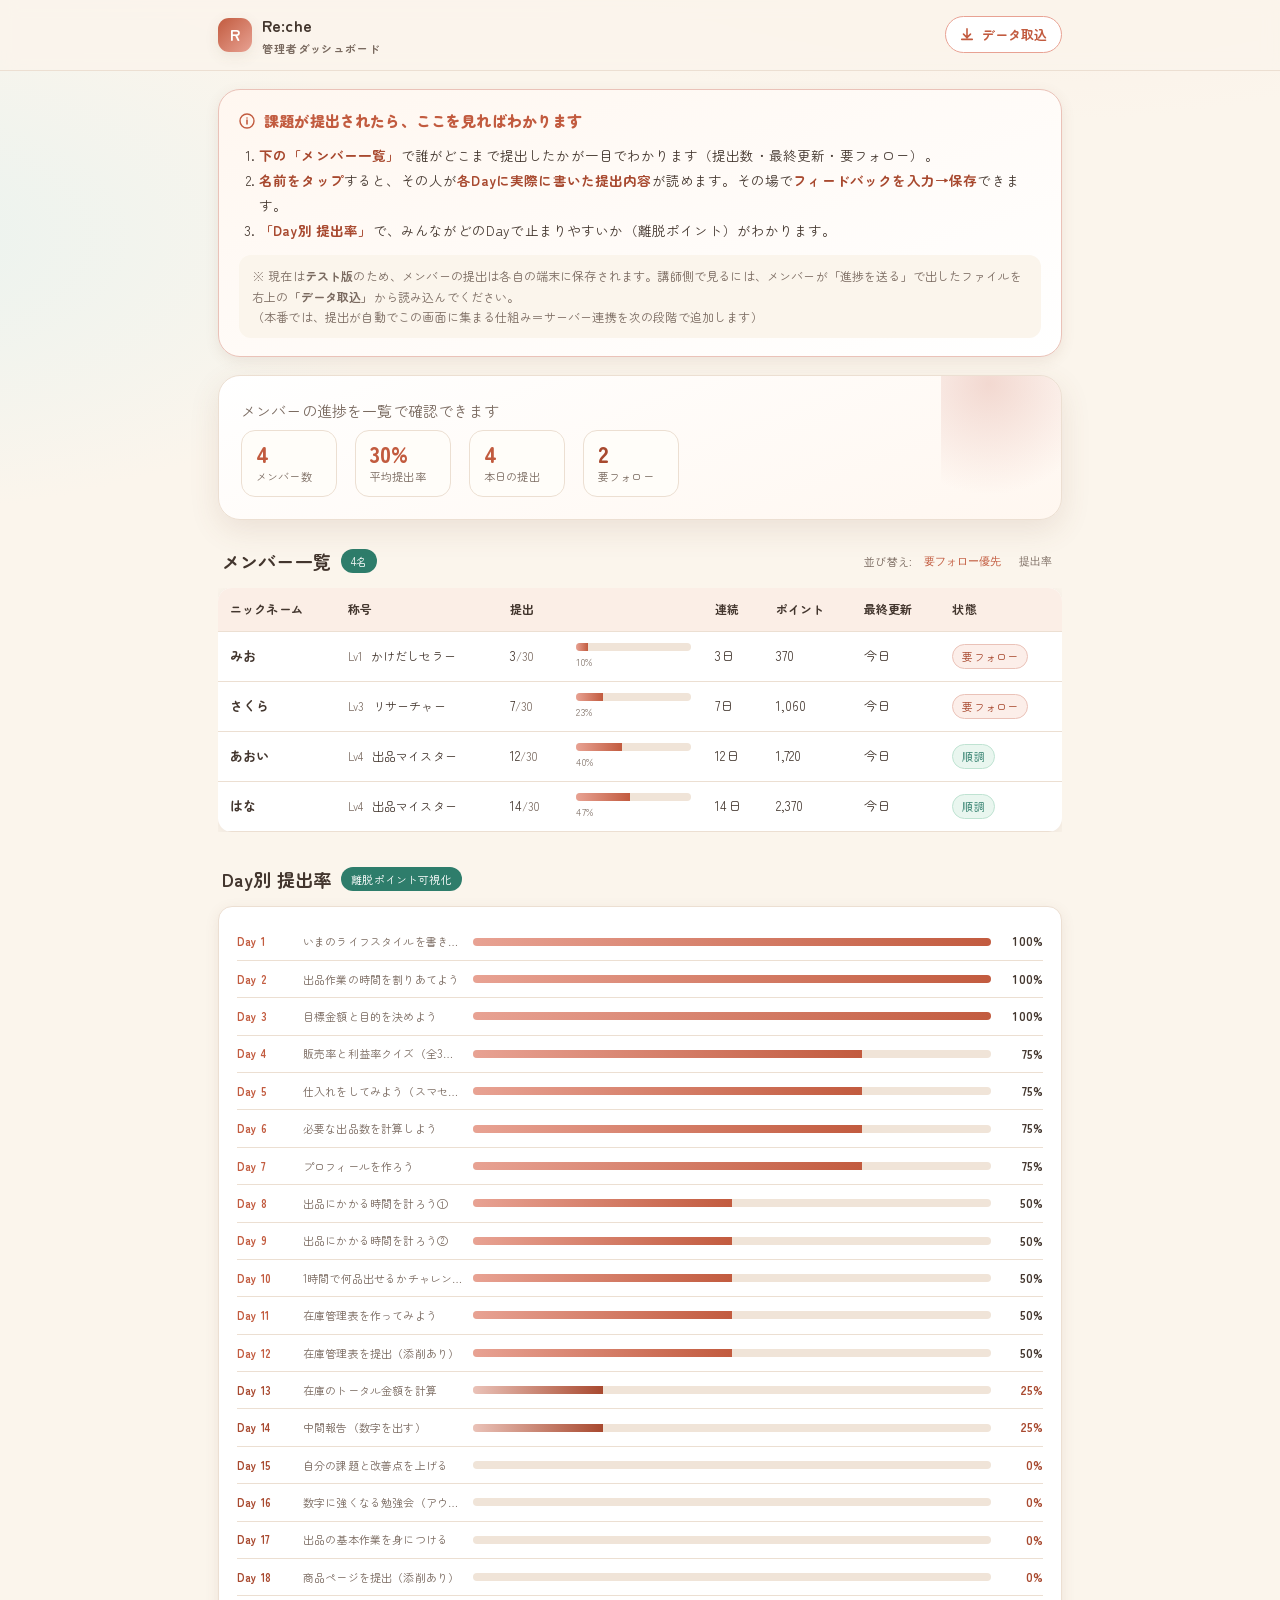
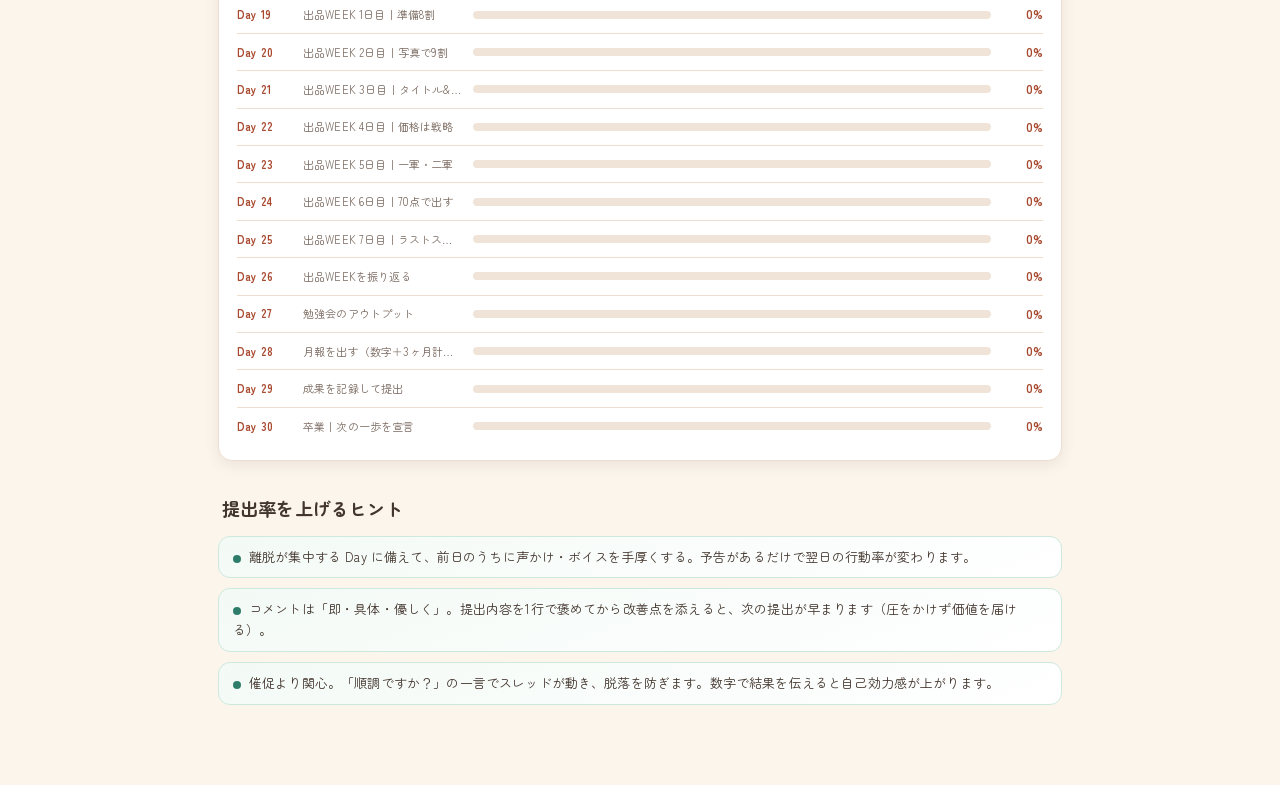
<file: admin.html>
<!DOCTYPE html>
<html lang="ja">
<head>
<meta charset="UTF-8">
<meta name="viewport" content="width=device-width, initial-scale=1.0">
<meta name="robots" content="noindex, nofollow">
<title>Re:che 管理者ダッシュボード</title>
<link rel="preconnect" href="https://fonts.googleapis.com">
<link rel="preconnect" href="https://fonts.gstatic.com" crossorigin>
<link href="https://fonts.googleapis.com/css2?family=Zen+Maru+Gothic:wght@400;500;700&display=swap" rel="stylesheet">
<link rel="stylesheet" href="styles.css">
<style>
/* ---- admin-only styles ---- */
.sort-btn{
  background:none; border:none; cursor:pointer; color:var(--ink-2);
  font-size:11px; font-weight:700; padding:2px 6px; border-radius:6px;
  transition:background .12s;
}
.sort-btn:hover{ background:var(--line); }
.sort-btn.active{ color:var(--terra); }

.day-row{
  display:flex; align-items:flex-start; gap:12px; padding:10px 0;
  border-bottom:1px solid var(--line);
}
.day-row:last-child{ border-bottom:none; }
.day-row .day-num{
  flex-shrink:0; width:40px; height:40px; border-radius:12px;
  background:var(--cream-2); border:1px solid var(--line);
  display:grid; place-items:center;
  font-size:13px; font-weight:800; color:var(--terra);
}
.day-row.row-done .day-num{
  background:linear-gradient(135deg,var(--terra-soft),var(--terra));
  color:#fff; border:none;
}
.day-row .day-info{ flex:1; min-width:0; }
.day-row .day-title{
  font-size:13px; font-weight:700; line-height:1.4;
  white-space:nowrap; overflow:hidden; text-overflow:ellipsis;
}
.day-row .day-sub{ font-size:11px; color:var(--ink-2); margin-top:2px; }
.day-row .day-content{
  font-size:12px; color:var(--ink); background:var(--cream-2);
  border-radius:10px; padding:8px 10px; margin-top:6px;
  border:1px solid var(--line);
}
.day-row .day-fb-area{ margin-top:8px; }
.day-row .day-fb-area textarea{
  width:100%; min-height:60px;
}

.day-bar-row{
  display:flex; align-items:center; gap:10px; padding:8px 0;
  border-bottom:1px solid var(--line);
}
.day-bar-row:last-child{ border-bottom:none; }
.day-bar-row .d-label{
  width:56px; flex-shrink:0;
  font-size:11px; font-weight:700; color:var(--terra);
}
.day-bar-row .d-title{
  width:160px; flex-shrink:0; font-size:11px; color:var(--ink-2);
  white-space:nowrap; overflow:hidden; text-overflow:ellipsis;
}
.day-bar-row .d-bar{ flex:1; min-width:60px; }
.day-bar-row .d-pct{ width:42px; text-align:right; font-size:12px; font-weight:700; color:var(--ink);}

.hint-list{ padding:0; margin:0; list-style:none; display:flex; flex-direction:column; gap:10px;}
.hint-list li{
  padding:10px 14px; background:linear-gradient(160deg,#F3FAF6,#fff);
  border-radius:12px; border:1px solid #CDE9DD;
  font-size:13px; line-height:1.6;
}
.hint-list li::before{
  content:"";
  display:inline-block; width:8px; height:8px; border-radius:50%;
  background:var(--forest); margin-right:8px; vertical-align:middle;
  flex-shrink:0;
}

.tbl-wrap{ overflow-x:auto; -webkit-overflow-scrolling:touch; }

.how-banner{
  background:linear-gradient(160deg,#FFF7F0,#fff); border:1px solid var(--rose,#EBD3C8);
  border-radius:var(--radius); padding:18px 20px; margin-bottom:16px; box-shadow:var(--shadow-sm);
}
.how-banner .how-h{ font-size:15px; font-weight:800; color:var(--terra); margin-bottom:10px; }
.how-banner .how-steps{ margin:0 0 12px; padding-left:20px; }
.how-banner .how-steps li{ font-size:13.5px; line-height:1.85; color:var(--ink); }
.how-banner .how-steps b{ color:var(--terra-d,var(--terra)); }
.how-banner .how-note{
  font-size:12px; line-height:1.7; color:var(--ink-2); background:#FBF5EC;
  border-radius:12px; padding:11px 13px; margin:0;
}

.member-detail-head{
  display:flex; align-items:center; gap:14px; margin-bottom:18px; flex-wrap:wrap;
}
.member-detail-head .name-badge{
  width:48px;height:48px; border-radius:50%;
  background:linear-gradient(135deg,var(--terra-soft),var(--terra));
  display:grid; place-items:center; color:#fff; font-weight:800; font-size:20px;
}

.import-tabs{ display:flex; gap:8px; margin-bottom:12px; }
.tab-btn{
  background:var(--cream-2); border:1.5px solid var(--line);
  border-radius:999px; padding:6px 14px; font-size:12px; font-weight:700;
  cursor:pointer; color:var(--ink-2); transition:all .12s;
}
.tab-btn.active{ background:var(--terra); border-color:var(--terra); color:#fff; }

.file-drop{
  border:2px dashed var(--line); border-radius:12px; padding:24px; text-align:center;
  font-size:13px; color:var(--ink-2); cursor:pointer; transition:border-color .15s;
}
.file-drop:hover{ border-color:var(--terra-soft); }
.file-drop input[type=file]{ display:none; }

@media(max-width:560px){
  .day-bar-row .d-title{ display:none; }
  .day-bar-row .d-label{ width:44px; }
}
</style>
</head>
<body>

<!-- ============================================================
     HEADER
============================================================ -->
<header class="app-head">
  <div class="row">
    <div class="brand">
      <div class="logo">R</div>
      <div>
        Re:che
        <small>管理者ダッシュボード</small>
      </div>
    </div>
    <div class="spacer"></div>
    <button class="btn btn-ghost btn-sm" onclick="openImport()">
      <svg width="14" height="14" viewBox="0 0 16 16" fill="none" style="vertical-align:-2px;margin-right:4px">
        <path d="M8 1v9M4 7l4 4 4-4M2 13h12" stroke="currentColor" stroke-width="1.8" stroke-linecap="round" stroke-linejoin="round"/>
      </svg>
      データ取込
    </button>
  </div>
</header>

<!-- ============================================================
     MAIN
============================================================ -->
<main class="wrap" style="padding-top:18px;">

  <!-- 講師向け 使い方ガイド -->
  <div class="how-banner">
    <div class="how-h">
      <svg width="16" height="16" viewBox="0 0 16 16" fill="none" style="vertical-align:-2px;margin-right:5px">
        <circle cx="8" cy="8" r="7" stroke="currentColor" stroke-width="1.4"/>
        <path d="M8 7v4M8 5h.01" stroke="currentColor" stroke-width="1.6" stroke-linecap="round"/>
      </svg>
      課題が提出されたら、ここを見ればわかります
    </div>
    <ol class="how-steps">
      <li><b>下の「メンバー一覧」</b>で誰がどこまで提出したかが一目でわかります（提出数・最終更新・要フォロー）。</li>
      <li><b>名前をタップ</b>すると、その人が<b>各Dayに実際に書いた提出内容</b>が読めます。その場で<b>フィードバックを入力→保存</b>できます。</li>
      <li><b>「Day別 提出率」</b>で、みんながどのDayで止まりやすいか（離脱ポイント）がわかります。</li>
    </ol>
    <p class="how-note">
      ※ 現在は<b>テスト版</b>のため、メンバーの提出は各自の端末に保存されます。講師側で見るには、メンバーが「進捗を送る」で出したファイルを右上の<b>「データ取込」</b>から読み込んでください。<br>
      （本番では、提出が自動でこの画面に集まる仕組み＝サーバー連携を次の段階で追加します）
    </p>
  </div>

  <!-- KPI -->
  <div class="hero">
    <p class="hello">メンバーの進捗を一覧で確認できます</p>
    <div class="metric" id="kpiCards">
      <!-- JS で生成 -->
    </div>
  </div>

  <!-- メンバー一覧 -->
  <div class="sec-title">
    <h2>メンバー一覧</h2>
    <span class="pill" id="memberCount">0名</span>
    <div style="margin-left:auto;display:flex;gap:6px;align-items:center;flex-wrap:wrap;">
      <span style="font-size:11px;color:var(--ink-2)">並び替え:</span>
      <button class="sort-btn active" id="sortFollowBtn" onclick="setSort('follow')">要フォロー優先</button>
      <button class="sort-btn" id="sortRateBtn" onclick="setSort('rate')">提出率</button>
    </div>
  </div>
  <div class="tbl-wrap">
    <table class="table" id="memberTable">
      <thead>
        <tr>
          <th>ニックネーム</th>
          <th>称号</th>
          <th>提出</th>
          <th style="min-width:90px"></th>
          <th>連続</th>
          <th>ポイント</th>
          <th>最終更新</th>
          <th>状態</th>
        </tr>
      </thead>
      <tbody id="memberTbody"></tbody>
    </table>
  </div>

  <!-- Day別 提出率 -->
  <div class="sec-title" style="margin-top:32px;">
    <h2>Day別 提出率</h2>
    <span class="pill">離脱ポイント可視化</span>
  </div>
  <div style="background:#fff;border:1px solid var(--line);border-radius:var(--radius-sm);box-shadow:var(--shadow-sm);padding:16px 18px;">
    <div id="dayBars"><!-- JS で生成 --></div>
  </div>

  <!-- 提出率を上げるヒント -->
  <div class="sec-title" style="margin-top:32px;">
    <h2>提出率を上げるヒント</h2>
  </div>
  <ul class="hint-list">
    <li>離脱が集中する Day に備えて、前日のうちに声かけ・ボイスを手厚くする。予告があるだけで翌日の行動率が変わります。</li>
    <li>コメントは「即・具体・優しく」。提出内容を1行で褒めてから改善点を添えると、次の提出が早まります（圧をかけず価値を届ける）。</li>
    <li>催促より関心。「順調ですか？」の一言でスレッドが動き、脱落を防ぎます。数字で結果を伝えると自己効力感が上がります。</li>
  </ul>

</main>

<!-- ============================================================
     メンバー詳細 モーダル
============================================================ -->
<div class="modal-back" id="memberModal" onclick="closeMemberModal(event)">
  <div class="modal" id="memberModalInner">
    <button class="close-x" onclick="closeMemberModalDirect()">&#x2715;</button>
    <div id="memberModalBody"><!-- JS で生成 --></div>
  </div>
</div>

<!-- ============================================================
     データ取込 モーダル
============================================================ -->
<div class="modal-back" id="importModal" onclick="closeImportModal(event)">
  <div class="modal" id="importModalInner">
    <button class="close-x" onclick="closeImportModalDirect()">&#x2715;</button>
    <h3 style="margin:0 0 8px;">データを取り込む</h3>
    <p style="font-size:13px;color:var(--ink-2);margin:0 0 14px;">メンバーがエクスポートしたJSONを貼り付けるか、ファイルを選択してください。</p>

    <div class="import-tabs">
      <button class="tab-btn active" id="tabPaste" onclick="switchTab('paste')">テキスト貼り付け</button>
      <button class="tab-btn" id="tabFile" onclick="switchTab('file')">ファイル選択</button>
    </div>

    <div id="panePaste">
      <textarea class="input" id="importTextarea" style="min-height:140px;" placeholder='ユーザーの「エクスポート」で出たJSONをここに貼り付けてください。'></textarea>
    </div>
    <div id="paneFile" style="display:none;">
      <label class="file-drop" for="importFileInput">
        <svg width="28" height="28" viewBox="0 0 24 24" fill="none" style="display:block;margin:0 auto 8px">
          <path d="M12 3v11M7 9l5 5 5-5M4 19h16" stroke="var(--terra-soft)" stroke-width="1.8" stroke-linecap="round" stroke-linejoin="round"/>
        </svg>
        クリックしてJSONファイルを選択<br>
        <span style="font-size:11px;">.json ファイルに対応</span>
        <input type="file" id="importFileInput" accept=".json,application/json" onchange="handleFileSelect(event)">
      </label>
      <p id="fileNameLabel" style="font-size:12px;color:var(--ink-2);margin:6px 0 0;text-align:center;"></p>
    </div>

    <div class="m-actions" style="margin-top:16px;">
      <button class="btn btn-pri" onclick="doImport()">取り込む</button>
      <button class="btn btn-ghost" onclick="closeImportModalDirect()">キャンセル</button>
    </div>
  </div>
</div>

<script src="curriculum.js"></script>
<script src="app-core.js"></script>
<script>
/* =====================================================================
   admin.html  インラインJS
   依存: styles.css / curriculum.js / app-core.js (RECHE global)
   ===================================================================== */

/* ---- ユーティリティ ---- */
function relativeDate(isoStr){
  if (!isoStr) return "—";
  const now = new Date();
  const d   = new Date(isoStr);
  const diff = Math.floor((now - d) / 86400000);
  if (diff === 0) return "今日";
  if (diff === 1) return "昨日";
  return diff + "日前";
}
function fmtNum(n){
  if (n == null || isNaN(n)) return "—";
  return Number(n).toLocaleString("ja-JP");
}
function pct(a, b){
  if (!b) return 0;
  return Math.round(a / b * 100);
}
function isFollowNeeded(member){
  const today = RECHE.todayISO();
  const lastUpd = member.updatedAt ? member.updatedAt.slice(0,10) : null;
  const daysSince = lastUpd ? RECHE.daysBetween(lastUpd, today) : 999;
  const rate = pct(member.done || 0, 30);
  return rate < 30 || daysSince >= 3;
}

/* ---- 並び替え状態 ---- */
let currentSort = "follow";
function setSort(mode){
  currentSort = mode;
  document.querySelectorAll(".sort-btn").forEach(b => b.classList.remove("active"));
  if (mode === "follow") document.getElementById("sortFollowBtn").classList.add("active");
  else                   document.getElementById("sortRateBtn").classList.add("active");
  renderAll();
}

/* ---- KPI カード描画 ---- */
function renderKPI(members){
  const total = members.length;
  const today = RECHE.todayISO();

  // 平均提出率
  const avgRate = total
    ? Math.round(members.reduce((s, m) => s + pct(m.done || 0, 30), 0) / total)
    : 0;

  // 本日の提出数（updatedAt が今日のメンバー数）
  const todayCount = members.filter(m =>
    m.updatedAt && m.updatedAt.slice(0, 10) === today
  ).length;

  // 要フォロー
  const followCount = members.filter(isFollowNeeded).length;

  const cards = [
    { n: fmtNum(total),      l: "メンバー数",       sub: "名" },
    { n: avgRate + "%",      l: "平均提出率",        sub: "" },
    { n: fmtNum(todayCount), l: "本日の提出",        sub: "名" },
    { n: fmtNum(followCount),l: "要フォロー",        sub: "名", warn: followCount > 0 },
  ];
  document.getElementById("kpiCards").innerHTML = cards.map(c => `
    <div class="m">
      <div class="n" style="${c.warn ? 'color:var(--terra-d);' : ''}">${RECHE.esc(c.n)}</div>
      <div class="l">${RECHE.esc(c.l)}</div>
    </div>
  `).join("");
}

/* ---- メンバー一覧 描画 ---- */
function renderMemberTable(members){
  const sorted = [...members].sort((a, b) => {
    if (currentSort === "follow"){
      const fa = isFollowNeeded(a) ? 0 : 1;
      const fb = isFollowNeeded(b) ? 0 : 1;
      if (fa !== fb) return fa - fb;
    }
    // 提出率 昇順（低い順）
    return pct(a.done || 0, 30) - pct(b.done || 0, 30);
  });

  document.getElementById("memberCount").textContent = members.length + "名";
  document.getElementById("memberTbody").innerHTML = sorted.map(m => {
    const rate = pct(m.done || 0, 30);
    const follow = isFollowNeeded(m);
    return `
      <tr style="cursor:pointer;" onclick="openMemberModal('${RECHE.esc(m.nick)}')">
        <td><strong>${RECHE.esc(m.nick)}</strong></td>
        <td>
          <span style="font-size:11px;color:var(--ink-2);">Lv${m.lv || 1}</span>
          <span style="margin-left:4px;font-size:12px;">${RECHE.esc(m.level || "—")}</span>
        </td>
        <td style="white-space:nowrap;">${m.done || 0}<span style="color:var(--ink-2);font-size:11px;">/30</span></td>
        <td>
          <div class="mini-bar"><i style="width:${rate}%"></i></div>
          <div style="font-size:10px;color:var(--ink-2);margin-top:2px;">${rate}%</div>
        </td>
        <td>${m.streak || 0}日</td>
        <td>${fmtNum(m.points || 0)}</td>
        <td style="white-space:nowrap;">${relativeDate(m.updatedAt)}</td>
        <td>
          <span class="tag ${follow ? 'warn' : 'good'}">${follow ? '要フォロー' : '順調'}</span>
        </td>
      </tr>
    `;
  }).join("");

  if (sorted.length === 0){
    document.getElementById("memberTbody").innerHTML =
      '<tr><td colspan="8" style="text-align:center;color:var(--ink-2);padding:24px;">メンバーがいません。「データ取込」でJSONを読み込んでください。</td></tr>';
  }
}

/* ---- Day 別 提出率 描画 ---- */
function renderDayBars(members){
  const total = members.length;
  const container = document.getElementById("dayBars");
  if (!total){ container.innerHTML = '<p style="font-size:13px;color:var(--ink-2);">メンバーデータがありません。</p>'; return; }

  let html = "";
  for (let d = 1; d <= 30; d++){
    const def = RECHE.dayDef(d);
    const doneCount = members.filter(m => m.progress && m.progress[d] && m.progress[d].done).length;
    const rate = pct(doneCount, total);
    const low = rate < 50;
    html += `
      <div class="day-bar-row">
        <div class="d-label" style="${low ? 'color:var(--terra-d);' : ''}">Day ${d}</div>
        <div class="d-title">${RECHE.esc(def ? def.title : "")}</div>
        <div class="d-bar">
          <div class="mini-bar">
            <i style="width:${rate}%;background:${low ? 'linear-gradient(90deg,var(--rose),var(--terra-d))' : ''}"></i>
          </div>
        </div>
        <div class="d-pct" style="${low ? 'color:var(--terra-d);' : ''}">${rate}%</div>
      </div>
    `;
  }
  container.innerHTML = html;
}

/* ---- メンバー詳細 モーダル ---- */
function openMemberModal(nick){
  const roster = RECHE.roster();
  const m = roster[nick];
  if (!m){ RECHE.toast("メンバーが見つかりません"); return; }

  const rate = pct(m.done || 0, 30);
  const follow = isFollowNeeded(m);
  const initial = (nick && nick.length) ? nick[0] : "?";

  let daysHtml = "";
  for (let d = 1; d <= 30; d++){
    const def = RECHE.dayDef(d);
    const prog = m.progress && m.progress[d];
    const done = prog && prog.done;
    const fbObj = RECHE.getFeedbackObj(nick, d);

    // 提出内容の整形
    let content = "";
    if (done && prog){
      if (prog.value){
        content = RECHE.esc(prog.value);
      } else if (prog.report && typeof prog.report === "object"){
        content = Object.entries(prog.report)
          .map(([k, v]) => `${RECHE.esc(k)}: ${RECHE.esc(String(v))}`)
          .join(" / ");
      } else if (prog.quiz){
        content = `クイズ: ${prog.quiz.score}/${prog.quiz.total} 問正解`;
      }
    }

    daysHtml += `
      <div class="day-row ${done ? 'row-done' : ''}">
        <div class="day-num">${d}</div>
        <div class="day-info">
          <div class="day-title">${RECHE.esc(def ? def.title : "—")}</div>
          <div class="day-sub">${RECHE.esc(def ? def.stage : "")} &nbsp;|&nbsp; ${done ? '<span style="color:var(--forest);font-weight:700;">済</span>' : '<span style="color:var(--ink-2);">未提出</span>'}</div>
          ${done && content ? `<div class="day-content">${content}</div>` : ""}
          ${done ? `
          <div class="day-fb-area">
            <div class="field">
              <label style="font-size:11px;color:var(--terra);font-weight:700;">コーチからのコメント</label>
              <textarea class="input" id="fb-${nick}-${d}" style="min-height:60px;font-size:12px;" placeholder="ここにコメントを入力…">${fbObj ? RECHE.esc(fbObj.text) : ""}</textarea>
              <div style="display:flex;gap:8px;margin-top:6px;">
                <button class="btn btn-forest btn-sm" onclick="saveFeedback('${RECHE.esc(nick)}',${d})">コメント保存</button>
                ${fbObj ? `<button class="btn btn-ghost btn-sm" onclick="deleteFeedback('${RECHE.esc(nick)}',${d})">削除</button>` : ""}
              </div>
              ${fbObj ? `<div style="font-size:11px;color:var(--ink-2);margin-top:4px;">${relativeDate(fbObj.at)} 保存済</div>` : ""}
            </div>
          </div>
          ` : ""}
        </div>
      </div>
    `;
  }

  document.getElementById("memberModalBody").innerHTML = `
    <div class="member-detail-head">
      <div class="name-badge">${RECHE.esc(initial)}</div>
      <div>
        <div style="font-size:20px;font-weight:800;">${RECHE.esc(nick)}</div>
        <div style="font-size:12px;color:var(--ink-2);">Lv${m.lv || 1} &nbsp;${RECHE.esc(m.level || "")} &nbsp;&nbsp; ${m.streak || 0}日連続 &nbsp;&nbsp; ${fmtNum(m.points || 0)}pt</div>
      </div>
      <div style="margin-left:auto;text-align:right;">
        <div style="font-size:22px;font-weight:800;color:var(--terra);">${rate}%</div>
        <div style="font-size:11px;color:var(--ink-2);">提出率 (${m.done || 0}/30)</div>
        <span class="tag ${follow ? 'warn' : 'good'}" style="margin-top:4px;display:inline-block;">${follow ? '要フォロー' : '順調'}</span>
      </div>
    </div>
    <div style="margin-bottom:8px;">
      <div class="bar"><i style="width:${rate}%"></i></div>
      <div class="bar-meta"><span>提出 ${m.done || 0}/30日</span><span>${rate}%</span></div>
    </div>
    ${daysHtml}
  `;

  document.getElementById("memberModal").classList.add("open");
}

function closeMemberModal(e){
  if (e && e.target !== document.getElementById("memberModal")) return;
  document.getElementById("memberModal").classList.remove("open");
}
function closeMemberModalDirect(){
  document.getElementById("memberModal").classList.remove("open");
}

/* ---- フィードバック保存 ---- */
function saveFeedback(nick, day){
  const el = document.getElementById("fb-" + nick + "-" + day);
  if (!el) return;
  const text = el.value.trim();
  RECHE.setFeedback(nick, day, text);
  RECHE.toast(text ? "コメントを保存しました" : "コメントを削除しました");
  // ボタン横の「保存済」表示を更新（モーダル再描画は重いので簡易更新）
  const savedNote = el.parentElement.querySelector(".saved-note");
  if (savedNote) savedNote.textContent = text ? "今日 保存済" : "";
}
function deleteFeedback(nick, day){
  RECHE.setFeedback(nick, day, "");
  RECHE.toast("コメントを削除しました");
  openMemberModal(nick); // 再描画
}

/* ---- データ取込 モーダル ---- */
function openImport(){
  document.getElementById("importModal").classList.add("open");
  document.getElementById("importTextarea").value = "";
  document.getElementById("fileNameLabel").textContent = "";
  switchTab("paste");
}
function closeImportModal(e){
  if (e && e.target !== document.getElementById("importModal")) return;
  document.getElementById("importModal").classList.remove("open");
}
function closeImportModalDirect(){
  document.getElementById("importModal").classList.remove("open");
}
function switchTab(mode){
  document.getElementById("panePaste").style.display = mode === "paste" ? "" : "none";
  document.getElementById("paneFile").style.display  = mode === "file"  ? "" : "none";
  document.getElementById("tabPaste").classList.toggle("active", mode === "paste");
  document.getElementById("tabFile").classList.toggle("active",  mode === "file");
}
function handleFileSelect(e){
  const file = e.target.files[0];
  if (!file) return;
  document.getElementById("fileNameLabel").textContent = "選択: " + file.name;
  const reader = new FileReader();
  reader.onload = ev => {
    document.getElementById("importTextarea").value = ev.target.result;
    switchTab("paste");
  };
  reader.readAsText(file);
}
function doImport(){
  const text = document.getElementById("importTextarea").value.trim();
  if (!text){ RECHE.toast("JSONを貼り付けてください"); return; }
  try {
    const count = RECHE.importRosterJSON(text);
    RECHE.toast(count + "名のデータを取り込みました");
    closeImportModalDirect();
    renderAll();
  } catch(e){
    RECHE.toast("取込エラー: JSONの形式を確認してください");
  }
}

/* ---- 全体描画 ---- */
function renderAll(){
  const roster = RECHE.roster();
  const members = Object.values(roster);
  renderKPI(members);
  renderMemberTable(members);
  renderDayBars(members);
}

/* ---- 初期化 ---- */
document.addEventListener("DOMContentLoaded", function(){
  RECHE.seedDemoIfEmpty();
  renderAll();
});
</script>
</body>
</html>
</file>
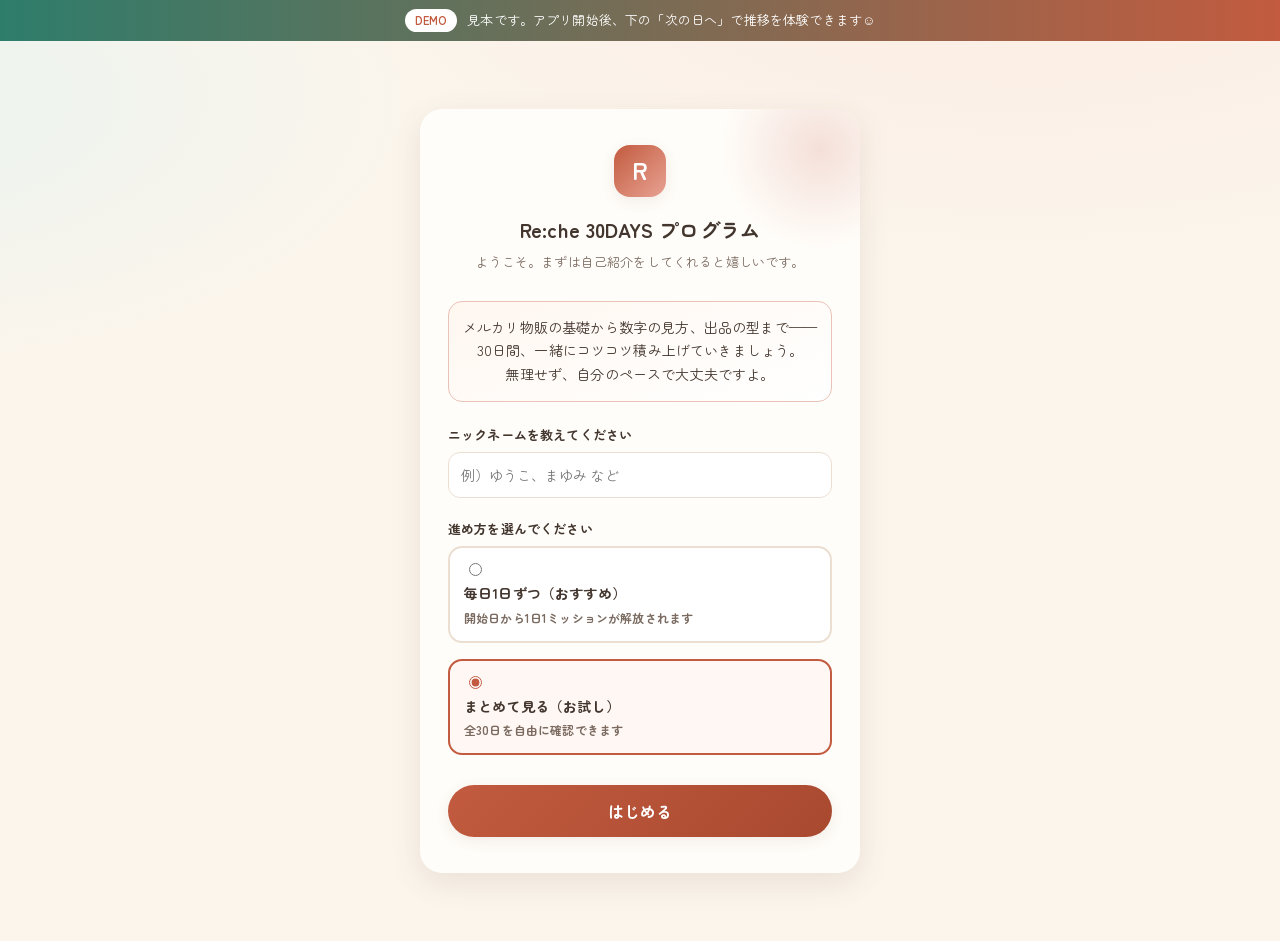
<file: demo.html>
<!DOCTYPE html>
<html lang="ja">
<head>
  <meta charset="UTF-8">
  <meta name="viewport" content="width=device-width, initial-scale=1.0">
  <meta name="robots" content="noindex, nofollow">
  <title>Re:che 30DAYS （デモ）</title>
  <link rel="preconnect" href="https://fonts.googleapis.com">
  <link rel="preconnect" href="https://fonts.gstatic.com" crossorigin>
  <link href="https://fonts.googleapis.com/css2?family=Zen+Maru+Gothic:wght@400;500;700&family=Shippori+Mincho:wght@500;600;700&display=swap" rel="stylesheet">
  <link rel="stylesheet" href="styles.css">
  <style>
    /* ---- onboarding screen ---- */
    #onboarding{
      min-height:100vh; display:flex; align-items:center; justify-content:center;
      padding:24px;
    }
    .ob-card{
      width:min(440px,100%); background:var(--cream-2); border-radius:var(--radius);
      box-shadow:var(--shadow); padding:36px 28px; text-align:center; position:relative; overflow:hidden;
    }
    .ob-card::before{
      content:""; position:absolute; top:-60px; right:-60px; width:200px; height:200px;
      background:radial-gradient(circle, var(--rose) 0%, transparent 70%); opacity:.5;
    }
    .ob-logo{
      width:52px; height:52px; border-radius:16px; margin:0 auto 16px;
      background:linear-gradient(135deg,var(--terra),var(--terra-soft));
      display:grid; place-items:center; color:#fff; font-size:24px; font-weight:700;
      box-shadow:var(--shadow-sm);
    }
    .ob-title{ font-size:20px; font-weight:700; margin:0 0 4px; }
    .ob-sub{ font-size:13px; color:var(--ink-2); margin:0 0 28px; }
    .ob-card .field{ text-align:left; }
    .ob-card .field label{ font-size:13px; font-weight:700; display:block; margin-bottom:6px; }
    .ob-card .field .input{ width:100%; }
    .mode-select{ display:flex; flex-direction:column; gap:10px; margin-top:6px; }
    .mode-opt{
      display:flex; align-items:flex-start; gap:10px; padding:12px 14px;
      border:2px solid var(--line); border-radius:14px; cursor:pointer;
      background:#fff; text-align:left; transition:border-color .15s;
    }
    .mode-opt:has(input:checked){ border-color:var(--terra); background:#FFF7F4; }
    .mode-opt input[type=radio]{ margin-top:3px; accent-color:var(--terra); }
    .mode-opt .mo-title{ font-size:14px; font-weight:700; }
    .mode-opt .mo-sub{ font-size:12px; color:var(--ink-2); margin-top:2px; }
    .ob-start{ width:100%; margin-top:24px; padding:14px; font-size:16px; }
    .ob-welcome{ font-size:14px; color:var(--ink); background:linear-gradient(160deg,#FFF7F0,#fff);
      border:1px solid var(--rose); border-radius:var(--radius-sm); padding:14px; margin-bottom:22px; line-height:1.7;}

    /* ---- today's mission banner ---- */
    .mission-banner{
      background:linear-gradient(135deg,var(--terra),var(--terra-d));
      border-radius:var(--radius); padding:22px; color:#fff;
      margin-bottom:14px; box-shadow:var(--shadow);
      display:flex; align-items:center; gap:16px; flex-wrap:wrap;
    }
    .mission-banner .mb-icon{
      width:52px; height:52px; border-radius:16px;
      background:rgba(255,255,255,.2); display:grid; place-items:center; flex-shrink:0;
    }
    .mission-banner .mb-body{ flex:1; min-width:0; }
    .mission-banner .mb-label{ font-size:11px; font-weight:700; opacity:.8; letter-spacing:.1em; }
    .mission-banner .mb-title{ font-size:17px; font-weight:700; margin:3px 0 8px; line-height:1.4; }
    .mission-banner .btn-pri{
      background:rgba(255,255,255,.22); border:1.5px solid rgba(255,255,255,.6); color:#fff;
    }
    .mission-banner .btn-pri:hover{ background:rgba(255,255,255,.35); filter:none; }
    .mission-done-note{
      background:linear-gradient(160deg,#F3FAF6,#fff); border:1px solid #CDE9DD;
      border-radius:var(--radius); padding:18px 22px; color:var(--forest);
      font-weight:700; font-size:15px; text-align:center; margin-bottom:14px;
    }

    /* ---- modal extras ---- */
    .modal-head{ display:flex; justify-content:space-between; align-items:flex-start; margin-bottom:14px; }
    .quiz-score{ text-align:right; font-size:13px; font-weight:700; color:var(--forest); margin-top:8px; }
    .check-row{ display:flex; align-items:center; gap:10px; background:#fff;
      border:1.5px solid var(--line); border-radius:14px; padding:14px; margin-top:14px; cursor:pointer; }
    .check-row input[type=checkbox]{ width:18px; height:18px; accent-color:var(--forest); flex-shrink:0; }
    .check-row label{ font-size:14px; cursor:pointer; }
    .modal .m-done-tag{
      display:inline-block; background:linear-gradient(135deg,var(--forest),#3A9E89);
      color:#fff; font-size:12px; font-weight:700; padding:4px 12px;
      border-radius:999px; margin-bottom:12px;
    }

    /* ---- calc output row ---- */
    .out-box .o .ol{ font-size:13px; color:var(--ink-2); }

    /* ---- app shell hidden by default ---- */
    #app{ display:none; }
  </style>
<style>

  #intro-screen{position:fixed;inset:0;z-index:90;display:none;background:#FBF5EC;overflow-y:auto;padding:22px 16px;font-family:"Zen Maru Gothic","游ゴシック",sans-serif}
  .intro-card{max-width:430px;margin:0 auto}
  .intro-logo{width:52px;height:52px;border-radius:15px;background:#C25B3F;color:#fff;display:flex;align-items:center;justify-content:center;font-size:24px;font-weight:700;margin:0 auto 14px}
  .intro-h{text-align:center;font-size:20px;color:#2E7D6B;margin-bottom:4px;font-weight:700}
  .intro-lead{text-align:center;font-size:13px;color:#7a6a5e;margin-bottom:20px;line-height:1.7}
  .intro-item{display:flex;gap:12px;background:#fff;border:1px solid #eee0cf;border-radius:16px;padding:15px;margin-bottom:13px}
  .intro-num{flex:0 0 28px;height:28px;border-radius:50%;background:#2E7D6B;color:#fff;display:flex;align-items:center;justify-content:center;font-weight:700;font-size:14px}
  .intro-body{flex:1 1 auto;min-width:0}
  .intro-body h3{font-size:15px;color:#C25B3F;margin-bottom:5px}
  .intro-body p{font-size:12.5px;line-height:1.85;color:#5a4c42;overflow-wrap:break-word}
  .intro-cert{display:block;width:100%;max-width:100%;height:auto;border-radius:10px;margin-top:10px;box-shadow:0 8px 20px rgba(0,0,0,.14);border:1px solid #eee}
  .intro-mini{display:flex;align-items:center;gap:10px;margin-top:10px}
  .im-tile{flex:1;height:50px;border-radius:10px;display:flex;align-items:flex-end;justify-content:center;padding-bottom:6px;font-size:10px;font-weight:700;color:#fff;position:relative;overflow:hidden}
  .im-tile.genki{background:linear-gradient(180deg,#bfe3d3,#7FB7A7)}
  .im-tile.sabori{background:linear-gradient(180deg,#b7b0a8,#8d857c)}
  .im-tile .dotrow{position:absolute;top:8px;left:0;right:0;display:flex;justify-content:center;gap:6px}
  .im-tile .dotrow span{width:8px;height:8px;border-radius:50%;background:rgba(255,255,255,.85)}
  .im-tile.sabori .dotrow span{background:rgba(255,255,255,.45)}
  .im-arrow{color:#b89a72;font-weight:700;font-size:18px}
  .intro-start{width:100%;margin-top:8px;font-size:16px;padding:14px}


  #demo-bar{position:sticky;top:0;z-index:80;display:flex;align-items:center;gap:10px;flex-wrap:wrap;justify-content:center;background:linear-gradient(90deg,#2E7D6B,#C25B3F);color:#fff;padding:9px 14px;font-size:13px}
  #demo-bar .demo-pill{background:#fff;color:#C25B3F;font-weight:700;border-radius:999px;padding:2px 10px;font-size:11px}
  #demo-stepper{position:sticky;top:38px;z-index:79;display:flex;align-items:center;gap:12px;justify-content:center;background:#FBF5EC;border-bottom:1px solid #ecdfce;padding:10px 14px}
  #demo-stepper .ds-btn{background:#fff;border:1.5px solid #C25B3F;color:#C25B3F;font-weight:700;border-radius:999px;padding:8px 16px;font-size:13px;cursor:pointer;font-family:inherit;white-space:nowrap}
  #demo-stepper .ds-next{background:#C25B3F;color:#fff}
  #demo-stepper .ds-center{display:flex;flex-direction:column;align-items:center;gap:5px;min-width:140px}
  #demo-stepper .ds-day{font-size:14px;color:#2E7D6B;font-weight:700}
  #demo-stepper .ds-day b{font-size:20px;color:#C25B3F}
  #demo-stepper #ds-range{width:150px;accent-color:#C25B3F}
  body.dim .dim-overlay,body.dim .dim-note{display:none!important;opacity:0!important}
</style>
</head>
<body>

<div id="demo-bar">
  <span class="demo-pill">DEMO</span>
  <span class="demo-text">見本です。アプリ開始後、下の「次の日へ」で推移を体験できます☺</span>
</div>
<div id="demo-stepper" style="display:none">
  <button class="ds-btn" onclick="demoStep(-1)">‹ 前の日</button>
  <div class="ds-center"><div class="ds-day">DAY <b id="ds-num">1</b> <span>/ 30</span></div>
  <input id="ds-range" type="range" min="1" max="30" value="1" oninput="demoApply(+this.value)"></div>
  <button class="ds-btn ds-next" onclick="demoStep(1)">次の日 ›</button>
</div>

<!-- ===================== ONBOARDING ===================== -->
<div id="onboarding">
  <div class="ob-card">
    <div class="ob-logo">R</div>
    <p class="ob-title">Re:che 30DAYS プログラム</p>
    <p class="ob-sub">ようこそ。まずは自己紹介をしてくれると嬉しいです。</p>
    <div class="ob-welcome">
      メルカリ物販の基礎から数字の見方、出品の型まで——<br>
      30日間、一緒にコツコツ積み上げていきましょう。<br>
      無理せず、自分のペースで大丈夫ですよ。
    </div>
    <div class="field">
      <label for="ob-nick">ニックネームを教えてください</label>
      <input type="text" id="ob-nick" class="input" placeholder="例）ゆうこ、まゆみ など" maxlength="20" autocomplete="off">
    </div>
    <div class="field" style="margin-top:20px;">
      <label>進め方を選んでください</label>
      <div class="mode-select">
        <label class="mode-opt">
          <input type="radio" name="ob-mode" value="date" checked>
          <div>
            <div class="mo-title">毎日1日ずつ（おすすめ）</div>
            <div class="mo-sub">開始日から1日1ミッションが解放されます</div>
          </div>
        </label>
        <label class="mode-opt">
          <input type="radio" name="ob-mode" value="free">
          <div>
            <div class="mo-title">まとめて見る（お試し）</div>
            <div class="mo-sub">全30日を自由に確認できます</div>
          </div>
        </label>
      </div>
    </div>
    <button class="btn btn-pri ob-start" onclick="startGame()">はじめる</button>
  </div>
</div>

<!-- ===================== APP SHELL ===================== -->
<div id="app">

  <!-- HEADER -->
  <header class="app-head">
    <div class="row">
      <div class="brand">
        <div class="logo">R</div>
        <div>
          Re:che
          <small>30DAYS PROGRAM</small>
        </div>
      </div>
      <div class="spacer"></div>
      <button class="btn btn-ghost btn-sm" onclick="downloadExport()">進捗を送る</button>
    </div>
  </header>

  <div class="wrap">

    <!-- HERO -->
    <section class="hero" id="hero-section">
      <!-- rendered by renderHero() -->
    </section>

    <!-- KUMIKO DAILY MESSAGE -->
    <section id="kumiko-section"></section>

    <!-- わたしのお庭（育成） -->
    <div class="sec-title" style="margin-top:24px;">
      <h2>わたしのお庭</h2>
      <span class="pill">そだてよう</span>
    </div>
    <section id="garden-section"></section>

    <!-- TODAY'S MISSION -->
    <section id="today-section" style="margin-top:24px;"></section>

    <!-- CURRICULUM LIST -->
    <div class="sec-title">
      <h2>カリキュラム一覧</h2>
      <span class="pill">30DAYS</span>
    </div>
    <div class="days" id="days-grid"></div>

    <!-- STAMP CALENDAR -->
    <div class="sec-title" style="margin-top:30px;">
      <h2>スタンプカレンダー</h2>
    </div>
    <div class="stamps" id="stamp-grid"></div>

    <!-- 同期ランキング -->
    <div class="sec-title" style="margin-top:30px;">
      <h2>同期ランキング</h2>
      <span class="pill">2月後半入会</span>
    </div>
    <div id="rank-section"></div>

    <!-- BADGES -->
    <div class="sec-title" style="margin-top:30px;">
      <h2>バッジ</h2>
      <span class="pill" id="badge-pill">0 / 11</span>
    </div>
    <div class="badge-grid" id="badge-grid"></div>

    <!-- FOOTER -->
    <p class="note">
      進捗はこの端末に保存されます。<br>
      機種変更前は「進捗を送る」から事務局へ共有してくださいね。
    </p>

  </div><!-- /wrap -->
</div><!-- /app -->

<!-- ===================== 2日以上未提出のリマインド暗転 ===================== -->
<div class="dim-overlay" id="dim-overlay"></div>
<div class="dim-note" id="dim-note"></div>

<!-- ===================== DAY MODAL ===================== -->
<div class="modal-back" id="modal-back" onclick="closeModalBack(event)">
  <div class="modal" id="modal-inner">
    <!-- rendered by openDay() -->
  </div>
</div>

<!-- ===================== 卒業証書 ===================== -->
<div class="cert-back" id="cert-back">
  <div class="cert-confetti" id="cert-confetti"></div>
  <div class="cert-scroll">
    <div id="cert-inner"><!-- rendered by showCertificate() --></div>
    <button class="btn btn-ghost cert-close" onclick="closeCertificate()">とじる</button>
  </div>
</div>

<script src="curriculum.js"></script>
<script src="kumiko-messages.js"></script>
<script src="morikumi.js"></script>
<!-- demo: localStorage隔離 -->
<script>
(function(){
  var g=localStorage.getItem.bind(localStorage),s=localStorage.setItem.bind(localStorage),r=localStorage.removeItem.bind(localStorage);
  var NS=function(k){return (typeof k==="string"&&k.indexOf("reche30_")===0)?("demoNS_"+k):k;};
  localStorage.getItem=function(k){return g(NS(k));};
  localStorage.setItem=function(k,v){return s(NS(k),v);};
  localStorage.removeItem=function(k){return r(NS(k));};
})();
</script>
<script src="app-core.js"></script>
<script src="garden.js"></script>
<script>
/* =======================================================
   index.html  インラインJS
   ======================================================= */

// ---------- helpers ----------

function fmt(n) {
  if (n == null || isNaN(n)) return "—";
  return Math.round(n).toLocaleString("ja-JP");
}
function fmtDec(n, d) {
  if (n == null || isNaN(n)) return "—";
  return Number(n).toFixed(d != null ? d : 1);
}

// くみこアバター（画像→無ければ「く」アイコンへ自動フォールバック）
function kMonoFallback(img) {
  const d = document.createElement("div");
  d.className = "k-ava mono";
  d.style.width = img.getAttribute("width") + "px";
  d.style.height = img.getAttribute("height") + "px";
  d.style.fontSize = Math.round(img.getAttribute("width") * 0.4) + "px";
  d.textContent = "く";
  img.replaceWith(d);
}
function kAvatar(size) {
  const src = (window.KUMIKO && KUMIKO.avatar) || "";
  return `<img class="k-ava" src="${src}" width="${size}" height="${size}" alt="くみこ" onerror="kMonoFallback(this)">`;
}
function kAudioHtml(day) {
  const a = window.KUMIKO && KUMIKO.audio && KUMIKO.audio[day];
  return a ? `<audio class="k-audio" controls preload="none" src="${a}"></audio>` : "";
}

// ---------- init ----------

(function init() {
  if (RECHE.hasAccount()) {
    showApp();
  }
})();

function startGame() {
  const nick = document.getElementById("ob-nick").value.trim();
  if (!nick) {
    RECHE.toast("ニックネームを入力してください");
    document.getElementById("ob-nick").focus();
    return;
  }
  const mode = document.querySelector("input[name=ob-mode]:checked").value;
  RECHE.startAccount(nick, mode);
  showApp();
}

function showApp() {
  document.getElementById("onboarding").style.display = "none";
  document.getElementById("app").style.display = "block";
  renderAll();
}

function renderAll() {
  const s = RECHE.getState();
  if (s) RECHE.publish(s);        // 自分を同期ランキングに反映
  renderHero(s);
  renderMorikumi(s);
  renderGarden(s);
  renderToday(s);
  renderDays(s);
  renderStamps(s);
  renderRanking(s);
  renderBadges(s);
  renderDim(s);
}

// ---------- 2日以上未提出で画面を暗くする（やさしいリマインド） ----------
function daysSinceLastSubmit(s) {
  if (!s) return 0;
  let last = null;
  for (const k in s.progress) {
    const p = s.progress[k];
    if (p && p.done && p.doneAt) {
      const iso = String(p.doneAt).slice(0, 10);
      if (!last || iso > last) last = iso;
    }
  }
  const ref = last || s.startDate || RECHE.todayISO();
  return RECHE.daysBetween(ref, RECHE.todayISO());
}
function renderDim(s) {
  const note = document.getElementById("dim-note");
  const gap  = daysSinceLastSubmit(s);
  if (s && gap >= 2) {
    document.body.classList.add("dim");
    note.innerHTML = `<b>${gap}日</b>、お休みしていましたね。<br>お庭の動物や草木も元気をなくしています…。今日のミッションを1つ提出すると、画面に光が戻り、動物や草木もまた元気になりますよ☺`;
  } else {
    document.body.classList.remove("dim");
    note.innerHTML = "";
  }
}

// ---------- くみこから今日のメッセージ ----------
function targetDay(s) {
  // 今日のミッション → 無ければ最初の未提出（解放済み）→ 全部doneなら30
  for (let d = 1; d <= RECHE.TOTAL; d++) {
    if (RECHE.dayStatus(s, d) === "today") return d;
  }
  const u = RECHE.unlockedThrough(s);
  for (let d = 1; d <= u; d++) {
    if (!(s.progress[d] && s.progress[d].done)) return d;
  }
  return RECHE.doneCount(s) >= RECHE.TOTAL ? 30 : u;
}
function monoAvatar(letter, size) {
  return `<div class="k-ava mono" style="width:${size}px;height:${size}px;font-size:${Math.round(size*0.4)}px">${letter}</div>`;
}
function renderMorikumi(s) {
  const sec = document.getElementById("kumiko-section");
  if (!s) { sec.innerHTML = ""; return; }
  const m = (window.MORIKUMI_TODAY ? MORIKUMI_TODAY() : { text: "", photo: "" });
  const photo = m.photo
    ? `<img src="${m.photo}" alt="森川くみこ" onerror="this.onerror=null;this.outerHTML=monoAvatar('森',96)">`
    : monoAvatar("森", 96);
  const vday = targetDay(s);   // 今日のミッション（毎朝のボイス）
  const vdef = RECHE.dayDef(vday) || {};
  sec.innerHTML = `
    <div class="mk-card">
      <div class="mk-photo">${photo}</div>
      <div class="mk-right">
        <div class="mk-name">${RECHE.esc(MORIKUMI.label)}<small>${RECHE.esc(MORIKUMI.name)}</small></div>
        <div class="mk-bubble">${RECHE.esc(m.text)}</div>
        <div class="mk-voice">
          <div class="mk-voice-cap">今日の音声メッセージ ｜ DAY ${vday}</div>
          <div class="mk-voice-title">${RECHE.esc(vdef.voice || "")}</div>
          <div id="morning-voice"></div>
        </div>
      </div>
    </div>`;
  mountVoice("morning-voice", vday);
}

// ---------- わたしのお庭（育成） ----------
function renderGarden(s) {
  const sec = document.getElementById("garden-section");
  if (!s) { sec.innerHTML = ""; return; }
  const wither = !!s && RECHE.doneCount(s) > 0 && daysSinceLastSubmit(s) >= 2;
  sec.innerHTML = GARDEN.render(s, wither);
}

// ---------- ボイス再生（あれば自動表示） ----------
function mountVoice(elId, day) {
  const host = document.getElementById(elId);
  if (!host || !window.KUMIKO_AUDIO) return;
  const url = KUMIKO_AUDIO(day);
  const hasOverride = window.KUMIKO.audio && window.KUMIKO.audio[day];
  const isHttp = location.protocol === "http:" || location.protocol === "https:";

  const show = () => {
    host.innerHTML = `
      <button class="voice-btn" type="button" onclick="toggleVoice(this)">
        <svg width="13" height="13" viewBox="0 0 12 12" fill="currentColor"><path d="M3 2l7 4-7 4z"/></svg>
        もりくみのボイスを聞く
      </button>
      <audio preload="none" src="${url}" onended="voiceEnded(this)"></audio>`;
  };

  if (hasOverride) { show(); return; }
  if (!isHttp) { return; } // ローカル(file://)では自動検出不可。公開版で表示されます
  fetch(url, { method: "HEAD" }).then(r => { if (r.ok) show(); }).catch(() => {});
}
function setVoiceLabel(btn, txt) {
  const t = btn.childNodes[btn.childNodes.length - 1];
  if (t && t.nodeType === 3) t.textContent = " " + txt; else btn.append(" " + txt);
}
function toggleVoice(btn) {
  const audio = btn.parentElement.querySelector("audio");
  if (!audio) return;
  if (audio.paused) {
    document.querySelectorAll("audio").forEach(a => { if (a !== audio) a.pause(); });
    audio.play().catch(() => RECHE.toast("この日のボイスはまだ準備中です"));
    btn.classList.add("playing"); setVoiceLabel(btn, "再生中…（押すと停止）");
  } else {
    audio.pause();
    btn.classList.remove("playing"); setVoiceLabel(btn, "もりくみのボイスを聞く");
  }
}
function voiceEnded(audio) {
  const btn = audio.parentElement.querySelector(".voice-btn");
  if (btn) { btn.classList.remove("playing"); setVoiceLabel(btn, "もりくみのボイスを聞く"); }
}

// ---------- 同期ランキング ----------
function renderRanking(s) {
  const sec = document.getElementById("rank-section");
  if (!s) { sec.innerHTML = ""; return; }
  const list = RECHE.ranking();
  if (list.length <= 1) {
    sec.innerHTML = `<div class="rank-empty">仲間の進捗がそろうと、ここに同期ランキングが表示されます。<br>あなたのペースで、まずは今日の一歩を♡</div>`;
    return;
  }
  const top = list.slice(0, 8);
  const meIn = top.some(r => r.nick === s.nick);
  let rows = top.map((r, i) => rankRow(r, i + 1, s.nick)).join("");
  if (!meIn) {
    const mr = RECHE.myRank(s.nick);
    if (mr.rank) rows += `<div style="text-align:center;color:var(--ink-2);font-size:12px;">…</div>`
                       + rankRow(mr.list[mr.rank - 1], mr.rank, s.nick);
  }
  sec.innerHTML = `<div class="rank-list">${rows}</div>`;
}
function rankRow(r, rank, myNick) {
  const me = r.nick === myNick;
  const cls = ["rank-row", me ? "me" : "", rank === 1 ? "top1" : rank === 2 ? "top2" : rank === 3 ? "top3" : ""].join(" ");
  return `<div class="${cls}">
    <div class="rk">${rank}</div>
    <div class="rn">${RECHE.esc(r.nick)}${me ? '<small>あなた</small>' : ''}<small>提出 ${r.done}/30</small></div>
    <div class="rp">${fmt(r.points)} pt</div>
  </div>`;
}

// ---------- hero ----------

function renderHero(s) {
  if (!s) return;
  const pts   = RECHE.totalPoints(s);
  const done  = RECHE.doneCount(s);
  const stk   = RECHE.streak(s);
  const lv    = RECHE.level(pts);
  const pct   = Math.round((done / RECHE.TOTAL) * 100);
  const toNext = lv.toNext > 0 ? `次の称号まであと ${fmt(lv.toNext)} pt` : "最高ランク達成";
  const si    = RECHE.streakInfo(s);
  const flame = `<svg width="15" height="15" viewBox="0 0 16 16" fill="none"><path d="M8 1.5s3.5 3 3.5 6.2a3.5 3.5 0 11-7 0c0-1.2.6-2.2.6-2.2s.2 1.3 1.2 1.6C6.6 5 6 3.2 8 1.5z" fill="currentColor"/></svg>`;
  const streakHint = si.next
    ? `連続提出 <b>${si.streak}日</b>。あと <b>${si.toNext}日</b> で連続ボーナス <b>+${fmt(si.nextBonus)}pt</b>`
    : `連続提出 <b>${si.streak}日</b>。連続ボーナスをすべて達成しました`;

  document.getElementById("hero-section").innerHTML = `
    <p class="hello">こんにちは、<b>${RECHE.esc(s.nick)}</b>さん</p>
    <div class="level-row">
      <span class="level-badge">
        <svg width="16" height="16" viewBox="0 0 16 16" fill="none">
          <path d="M8 1l1.9 3.8 4.2.6-3 3 .7 4.2L8 10.5l-3.8 2.1.7-4.2-3-3 4.2-.6z"
            fill="currentColor"/>
        </svg>
        Lv.${lv.lv} ${RECHE.esc(lv.name)}
      </span>
      <span class="streak-chip">${flame} ${si.streak}日連続</span>
    </div>
    <div class="metric">
      <div class="m"><div class="n">${done}<small style="font-size:14px;font-weight:600"> / 30</small></div><div class="l">提出数</div></div>
      <div class="m"><div class="n">${stk}<small style="font-size:14px;font-weight:600"> 日</small></div><div class="l">連続提出</div></div>
      <div class="m"><div class="n">${fmt(pts)}<small style="font-size:14px;font-weight:600"> pt</small></div><div class="l">累計ポイント</div></div>
    </div>
    <div class="bar"><i style="width:${pct}%"></i></div>
    <div class="bar-meta">
      <span>${pct}% 完了</span>
      <span>${toNext}</span>
    </div>
    <div class="streak-hint">${streakHint}</div>
  `;
}

// ---------- today's mission ----------

function renderToday(s) {
  const sec = document.getElementById("today-section");
  if (!s) { sec.innerHTML = ""; return; }
  const ul = RECHE.unlockedThrough(s);
  let todayDay = null;
  for (let d = 1; d <= RECHE.TOTAL; d++) {
    if (RECHE.dayStatus(s, d) === "today") { todayDay = d; break; }
  }

  if (!todayDay) {
    // 全部doneか、freeモードでtodayが特定できない場合
    const allDone = RECHE.doneCount(s) >= RECHE.TOTAL;
    if (allDone) {
      sec.innerHTML = `<div class="mission-done-note">30日間の全ミッションが完了です。本当におつかれさまでした。<br><button class="btn btn-pri btn-sm" style="margin-top:10px" onclick="showCertificate()">卒業証書をひらく</button></div>`;
    } else {
      sec.innerHTML = "";
    }
    return;
  }

  const def = RECHE.dayDef(todayDay);
  const status = RECHE.dayStatus(s, todayDay);

  if (status === "done") {
    sec.innerHTML = `<div class="mission-done-note">今日のミッションは完了です。おつかれさまでした。</div>`;
    return;
  }

  sec.innerHTML = `
    <div class="mission-banner">
      <div class="mb-icon">
        <svg width="26" height="26" viewBox="0 0 24 24" fill="none">
          <circle cx="12" cy="12" r="10" stroke="rgba(255,255,255,.7)" stroke-width="1.5"/>
          <path d="M8 12l3 3 5-5" stroke="#fff" stroke-width="2" stroke-linecap="round" stroke-linejoin="round"/>
        </svg>
      </div>
      <div class="mb-body">
        <div class="mb-label">TODAY&apos;S MISSION &nbsp;DAY ${todayDay}</div>
        <div class="mb-title">${RECHE.esc(def.title)}</div>
        <button class="btn btn-pri btn-sm" onclick="openDay(${todayDay})">今日のミッションを開く</button>
      </div>
    </div>
  `;
}

// ---------- days grid ----------

function renderDays(s) {
  const grid = document.getElementById("days-grid");
  if (!s) { grid.innerHTML = ""; return; }

  grid.innerHTML = RECHE_CURRICULUM.map(def => {
    const st = RECHE.dayStatus(s, def.day);
    const isDone   = st === "done";
    const isToday  = st === "today";
    const isLocked = st === "locked";

    let stateLabel = "";
    if (isDone)   stateLabel = "済";
    else if (isToday)  stateLabel = "今日のミッション";
    else if (st === "open") stateLabel = "未提出";
    else stateLabel = "解放前";

    const checkSvg = `<svg width="14" height="14" viewBox="0 0 14 14" fill="none">
      <path d="M2.5 7l3 3 6-6" stroke="#fff" stroke-width="2.2" stroke-linecap="round" stroke-linejoin="round"/>
    </svg>`;
    const lockSvg = `<svg class="lockicon" width="16" height="16" viewBox="0 0 16 16" fill="none">
      <rect x="3" y="7" width="10" height="8" rx="2.5" stroke="#B0A098" stroke-width="1.4"/>
      <path d="M5.5 7V5.5a2.5 2.5 0 015 0V7" stroke="#B0A098" stroke-width="1.4" stroke-linecap="round"/>
    </svg>`;

    return `<div class="daycard ${st}" onclick="${isLocked ? '' : `openDay(${def.day})`}" tabindex="${isLocked ? -1 : 0}"
        onkeydown="${isLocked ? '' : `if(event.key==='Enter')openDay(${def.day})`}">
      <div class="stg">${RECHE.esc(def.stage)}</div>
      <div class="dnum">DAY ${def.day}</div>
      <div class="dttl">${RECHE.esc(def.title)}</div>
      <div class="state">${stateLabel}</div>
      <div class="check">${checkSvg}</div>
      ${isLocked ? lockSvg : ""}
    </div>`;
  }).join("");
}

// ---------- stamps ----------

function renderStamps(s) {
  const grid = document.getElementById("stamp-grid");
  if (!s) { grid.innerHTML = ""; return; }
  grid.innerHTML = Array.from({length: 30}, (_, i) => {
    const day = i + 1;
    const done = s.progress[day] && s.progress[day].done;
    return `<div class="stamp ${done ? "on" : ""}"><span>${day}</span></div>`;
  }).join("");
}

// ---------- badges ----------

function renderBadges(s) {
  const grid   = document.getElementById("badge-grid");
  const pill   = document.getElementById("badge-pill");
  if (!s) { grid.innerHTML = ""; return; }
  const earned = RECHE.earnedBadges(s);
  pill.textContent = `${earned.length} / ${RECHE_BADGES.length}`;

  const crownSvg = `<svg width="24" height="24" viewBox="0 0 24 24" fill="none">
    <path d="M3 17h18M5 17L3 8l4.5 4L12 4l4.5 8L21 8l-2 9"
      stroke="currentColor" stroke-width="1.6" stroke-linecap="round" stroke-linejoin="round"/>
  </svg>`;

  grid.innerHTML = RECHE_BADGES.map(b => {
    const on = earned.includes(b.id);
    return `<div class="bdg ${on ? "" : "locked"}">
      <div class="medal">${crownSvg}</div>
      <div class="bname">${RECHE.esc(b.id)}</div>
      <div class="bdesc">${RECHE.esc(b.desc)}</div>
    </div>`;
  }).join("");
}

// ---------- modal ----------

let _currentDay = null;

function openDay(day) {
  const s   = RECHE.getState();
  const def = RECHE.dayDef(day);
  const st  = RECHE.dayStatus(s, day);
  if (st === "locked") return;

  _currentDay = day;
  const isDone = st === "done";
  const prev   = (s.progress[day] && s.progress[day]) || {};
  const fb     = RECHE.getFeedbackObj(s.nick, day);

  let inputHtml = "";

  if (def.type === "submit") {
    const val = isDone && prev.value ? RECHE.esc(prev.value) : "";
    inputHtml = `
      <div class="field">
        <label>提出内容</label>
        <textarea class="input" id="m-submit" placeholder="${RECHE.esc(def.placeholder || "")}">${val}</textarea>
      </div>`;
  } else if (def.type === "action") {
    const checked = isDone ? "checked" : "";
    inputHtml = `
      <div class="check-row" onclick="toggleCheck()">
        <input type="checkbox" id="m-check" ${checked}>
        <label for="m-check">${RECHE.esc(def.checklabel)}</label>
      </div>`;
  } else if (def.type === "quiz") {
    inputHtml = buildQuizHtml(def, prev, isDone);
  } else if (def.type === "calc") {
    inputHtml = buildCalcHtml(def, prev, isDone);
  } else if (def.type === "report") {
    inputHtml = buildReportHtml(def, prev, isDone);
  }

  // feedback
  let fbHtml = "";
  if (fb) {
    fbHtml = `<div class="fb">
      <div class="fb-h"><span class="mini">R</span>事務局より</div>
      <p>${RECHE.esc(fb.text)}</p>
    </div>`;
  } else {
    fbHtml = `<div class="fb empty">事務局からのコメントがまだありません</div>`;
  }

  // submit button
  let submitLabel = isDone ? "修正して再提出" : "提出する";
  let submitBtn = `<button class="btn btn-pri" onclick="submitDay()">${submitLabel}</button>`;
  if (def.type === "quiz" && !isDone) {
    submitBtn = `
      <button class="btn btn-ghost" onclick="gradeQuiz()">答え合わせ</button>
      <button class="btn btn-pri" id="quiz-submit-btn" onclick="submitDay()" disabled>提出する</button>`;
  }
  // 提出済みなら「LINEグループにコピペ」ボタンも出す
  if (isDone) {
    submitBtn += `<button class="btn btn-line" onclick="copyForLine(${day})">LINEグループにコピペ</button>`;
  }

  document.getElementById("modal-inner").innerHTML = `
    <button class="close-x" onclick="closeModal()" aria-label="閉じる">&times;</button>
    ${isDone ? '<span class="m-done-tag">提出済み</span>' : ""}
    <div class="modal-head">
      <span class="m-stage">${RECHE.esc(def.stage)}</span>
    </div>
    <div class="m-voice">${RECHE.esc(def.voice)}</div>
    <h3>${RECHE.esc(def.title)}</h3>
    <div class="k-bubble">
      ${kAvatar(40)}
      <div class="bub">${RECHE.esc(KUMIKO_MSG(def.day))}<div id="kvoice-modal"></div></div>
    </div>
    <div class="m-detail">${RECHE.esc(def.detail)}</div>
    ${inputHtml}
    ${fbHtml}
    <div class="m-actions">${submitBtn}</div>
  `;

  document.getElementById("modal-back").classList.add("open");
  document.body.style.overflow = "hidden";
  mountVoice("kvoice-modal", def.day);
}

// ---- quiz ----

function buildQuizHtml(def, prev, isDone) {
  const prevQuiz = (prev && prev.quiz) || {};
  return def.quiz.map((q, i) => {
    const prevVal = (prev && prev["q" + i]) || "";
    const solved  = isDone && prevVal !== "";
    return `<div class="qitem" id="qitem-${i}">
      <div class="qq">Q${i + 1}. ${RECHE.esc(q.q)}</div>
      <div class="qhint">ヒント：${RECHE.esc(q.hint)}</div>
      <div class="qin">
        <input type="number" step="any" class="input" id="q-input-${i}" value="${RECHE.esc(prevVal)}" placeholder="数値">
        <span>${RECHE.esc(q.unit)}</span>
      </div>
      <div class="qjudge" id="q-judge-${i}">
        ${solved ? `<span class="${Math.abs(Number(prevVal) - q.answer) <= q.tolerance ? "ok" : "ng"}">${Math.abs(Number(prevVal) - q.answer) <= q.tolerance ? "正解" : "惜しい"} — 解説：${RECHE.esc(q.solution)}</span>` : ""}
      </div>
    </div>`;
  }).join("") + `<div class="quiz-score" id="quiz-score"></div>`;
}

function gradeQuiz() {
  const def = RECHE.dayDef(_currentDay);
  let correct = 0;
  def.quiz.forEach((q, i) => {
    const val = Number(document.getElementById("q-input-" + i).value);
    const ok  = Math.abs(val - q.answer) <= q.tolerance;
    if (ok) correct++;
    const judgeEl = document.getElementById("q-judge-" + i);
    judgeEl.innerHTML = `<span class="${ok ? "ok" : "ng"}">${ok ? "正解" : "惜しい"} — 解説：${RECHE.esc(q.solution)}</span>`;
  });
  const scoreEl = document.getElementById("quiz-score");
  if (scoreEl) scoreEl.textContent = `${correct} / ${def.quiz.length} 問正解`;
  const submitBtn = document.getElementById("quiz-submit-btn");
  if (submitBtn) submitBtn.disabled = false;
}

// ---- calc ----

function buildCalcHtml(def, prev, isDone) {
  const savedReport = (prev && prev.report) || {};
  const inputs = def.calc.inputs.map(inp => {
    const val = savedReport[inp.key] != null ? savedReport[inp.key] : inp.value;
    return `<div class="field">
      <label>${RECHE.esc(inp.label)}</label>
      <div style="display:flex;align-items:center;gap:8px;">
        <input type="number" class="input" id="calc-${inp.key}" value="${val}" oninput="updateCalc()" style="flex:1;">
        <span style="font-size:13px;color:var(--ink-2)">${RECHE.esc(inp.unit)}</span>
      </div>
    </div>`;
  }).join("");

  const outputsHtml = `<div class="out-box" id="calc-out">
    ${def.calc.outputs.map(o => `<div class="o">
      <span class="ol">${RECHE.esc(o.label)}</span>
      <b id="calc-out-${o.label.replace(/\s/g, "_")}">—</b>
    </div>`).join("")}
  </div>`;

  return `<div class="row-2">${inputs}</div>${outputsHtml}`;
}

function updateCalc() {
  const def = RECHE.dayDef(_currentDay);
  if (!def || def.type !== "calc") return;
  const vars = {};
  def.calc.inputs.forEach(inp => {
    vars[inp.key] = Number(document.getElementById("calc-" + inp.key).value) || 0;
  });
  def.calc.outputs.forEach(o => {
    let val = RECHE.evalFormula(o.formula, vars);
    if (isNaN(val)) { val = 0; }
    if (o.ceil) val = Math.ceil(val);
    const el = document.getElementById("calc-out-" + o.label.replace(/\s/g, "_"));
    if (el) el.textContent = fmt(val) + (o.unit ? " " + o.unit : "");
  });
}

// ---- report ----

function buildReportHtml(def, prev, isDone) {
  const savedReport = (prev && prev.report) || {};
  const inputs = def.report.map(r => {
    const val = savedReport[r.key] != null ? savedReport[r.key] : "";
    return `<div class="field">
      <label>${RECHE.esc(r.label)}</label>
      <div style="display:flex;align-items:center;gap:8px;">
        <input type="number" class="input" id="rep-${r.key}" value="${RECHE.esc(val)}" oninput="updateReport()" style="flex:1;">
        <span style="font-size:13px;color:var(--ink-2)">${RECHE.esc(r.unit)}</span>
      </div>
    </div>`;
  }).join("");

  let autoHtml = "";
  if (def.auto && def.auto.length) {
    const rows = def.auto.map(a =>
      `<div class="o"><span class="ol">${RECHE.esc(a.label)}</span><b id="rep-auto-${a.label.replace(/\s/g, "_")}">—</b></div>`
    ).join("");
    autoHtml = `<div class="out-box" id="rep-auto-box">${rows}</div>`;
  }

  return `<div class="row-2">${inputs}</div>${autoHtml}`;
}

function updateReport() {
  const def = RECHE.dayDef(_currentDay);
  if (!def || def.type !== "report" || !def.auto) return;
  const vars = {};
  def.report.forEach(r => {
    vars[r.key] = Number(document.getElementById("rep-" + r.key).value) || 0;
  });
  def.auto.forEach(a => {
    let val = RECHE.evalFormula(a.formula, vars);
    const el = document.getElementById("rep-auto-" + a.label.replace(/\s/g, "_"));
    if (!el) return;
    if (isNaN(val) || !isFinite(val)) { el.textContent = "—"; return; }
    el.textContent = fmtDec(val, 1) + (a.unit ? " " + a.unit : "");
  });
}

// ---- toggle check ----

function toggleCheck() {
  const cb = document.getElementById("m-check");
  if (cb) cb.checked = !cb.checked;
}

// ---- submit ----

// ---- 卒業証書 ----
function buildCertMessage(s) {
  const nick = s.nick || "あなた";
  let goal = "";
  // DAY3の目標を最優先、無ければ最初の自由記述提出を拾う
  if (s.progress[3] && s.progress[3].value && !/^https?:/.test(s.progress[3].value)) {
    goal = s.progress[3].value;
  } else {
    for (let d = 1; d <= 30; d++) {
      const p = s.progress[d];
      if (p && p.value && p.value.length > 6 && !/^https?:/.test(p.value)) { goal = p.value; break; }
    }
  }
  goal = (goal || "").trim().replace(/\s+/g, "");
  if (goal.length > 42) goal = goal.slice(0, 42) + "…";
  const done = RECHE.doneCount(s), stk = RECHE.streak(s);
  let m = nick + "さんへ。30日間、本当におつかれさまでした。";
  m += goal
    ? "「" + goal + "」——最初に綴ってくれたあの想いを、私は今も覚えています。"
    : "勇気を出して一歩を踏み出してくれたあの日のことを、私は今も覚えています。";
  m += "はじめは不安もあったはずです。それでもあなたは、毎日こつこつと手を動かし続けました。"
     + done + "個のミッションをやり遂げ、連続" + stk + "日を積み重ねたその姿は、"
     + "「変わりたい」を『変わった』に変えた、まぎれもない証です。"
     + "ここで身につけた数字の見方も、出品の型も、これからのあなたを必ず支えてくれます。"
     + "卒業はゴールではなく、新しい毎日のはじまり。あなたならもう、大丈夫。これからも、ずっと応援しています。";
  return m;
}
function buildCertificate(s) {
  const done = RECHE.doneCount(s);
  const animals = (window.GARDEN ? GARDEN.unlockedAnimals(done).length : 0);
  const badges = RECHE.earnedBadges(s).length;
  const stk = RECHE.streak(s);
  const d = new Date();
  const dateStr = d.getFullYear() + "年 " + (d.getMonth() + 1) + "月 " + d.getDate() + "日";
  const portrait = `<img src="assets/morikumi/day30.png" alt="森川くみこ" onerror="this.style.display='none'">`;
  return `
    <div class="cert">
      <div class="cert-frame"></div>
      <div class="cert-portrait">${portrait}</div>
      <div class="cert-in">
        <div class="cert-kicker">Re:che 30 DAYS PROGRAM</div>
        <div class="cert-title">卒業証書</div>
        <div class="cert-suben">CERTIFICATE OF COMPLETION</div>
        <div class="cert-ribbon">30日間 全ミッション達成</div>
        <div class="cert-toline">この証書を、つぎの方に贈ります</div>
        <div class="cert-name"><u>${RECHE.esc(s.nick || "あなた")}</u><small>さん</small></div>
        <div class="cert-msg">${RECHE.esc(buildCertMessage(s))}</div>
        <div class="cert-stats">
          <div class="cst"><div class="n">${done}</div><div class="l">提出数</div></div>
          <div class="cst"><div class="n">${stk}</div><div class="l">連続提出</div></div>
          <div class="cst"><div class="n">${animals}</div><div class="l">おともだち</div></div>
          <div class="cst"><div class="n">${badges}</div><div class="l">バッジ</div></div>
        </div>
        <div class="cert-sign">
          <div class="cert-date">${dateStr}<br>株式会社Merone / Re:che</div>
          <div class="cert-by">
            <div class="cert-who"><div class="role">校長</div><div class="who">森川 くみこ</div></div>
            <div class="cert-seal">修了<br>認定</div>
          </div>
        </div>
        <div class="cert-bloom">あなたのお庭は、満開になりました</div>
        <div class="cert-voice" id="cert-voice"></div>
      </div>
    </div>`;
}
function showCertificate() {
  const s = RECHE.getState();
  if (!s) return;
  document.getElementById("cert-inner").innerHTML = buildCertificate(s);
  document.getElementById("cert-back").classList.add("open");
  document.body.style.overflow = "hidden";
  // 紙吹雪
  const cf = document.getElementById("cert-confetti");
  const cols = ["#C25B3F", "#2E7D6B", "#D9A441", "#E8A293", "#9ECBBA"];
  let html = "";
  for (let i = 0; i < 70; i++) {
    html += `<span class="ccf" style="left:${Math.random()*100}%;animation-delay:${(Math.random()*2.2).toFixed(2)}s;animation-duration:${(2.6+Math.random()*2).toFixed(2)}s;background:${cols[i%cols.length]};transform:rotate(${Math.random()*360}deg)"></span>`;
  }
  cf.innerHTML = html;
  if (window.RECHE && RECHE.confetti) RECHE.confetti();
  if (typeof mountVoice === "function") mountVoice("cert-voice", 30);
}
function closeCertificate() {
  document.getElementById("cert-back").classList.remove("open");
  document.getElementById("cert-confetti").innerHTML = "";
  document.body.style.overflow = "";
}

// ---- LINEグループへコピペ提出 ----
function lineSubmitText(day) {
  const s = RECHE.getState(); const def = RECHE.dayDef(day);
  if (!s || !def) return "";
  const p = s.progress[day] || {};
  let body = "";
  if (def.type === "submit") body = p.value || "";
  else if (def.type === "action") body = "実施しました（" + (def.checklabel || "") + "）";
  else if (def.type === "quiz" && p.quiz) body = "クイズ " + p.quiz.score + "／" + p.quiz.total + " 問正解";
  else if ((def.type === "calc" || def.type === "report") && p.report) {
    body = Object.keys(p.report).map(k => "・" + k + "：" + p.report[k]).join("\n");
  } else body = "提出しました";
  return "【Re:che 30DAYS】DAY" + day + "「" + def.voice + "」提出\n"
       + "－－－－－\n" + body + "\n－－－－－\n#" + (s.nick || "");
}
function copyForLine(day, silent) {
  const txt = lineSubmitText(day);
  if (!txt) { RECHE.toast("提出内容が見つかりません"); return; }
  const ok = () => { if (!silent) RECHE.toast("コピーしました！LINEグループに貼り付けて送ってね☺"); };
  const fail = () => {
    const ta = document.createElement("textarea");
    ta.value = txt; ta.style.position = "fixed"; ta.style.opacity = "0";
    document.body.appendChild(ta); ta.focus(); ta.select();
    try { document.execCommand("copy"); ok(); } catch (e) { if (!silent) RECHE.toast("コピーできませんでした"); }
    document.body.removeChild(ta);
  };
  if (navigator.clipboard && navigator.clipboard.writeText) {
    navigator.clipboard.writeText(txt).then(ok, fail);
  } else { fail(); }
}

function submitDay() {
  const def = RECHE.dayDef(_currentDay);
  if (!def) return;
  let payload = {};

  if (def.type === "submit") {
    const val = (document.getElementById("m-submit").value || "").trim();
    if (!val) { RECHE.toast("内容を入力してからお願いしますね"); return; }
    payload = { value: val };

  } else if (def.type === "action") {
    const cb = document.getElementById("m-check");
    if (!cb || !cb.checked) { RECHE.toast("チェックをしてから提出してくださいね"); return; }
    payload = { value: "checked" };

  } else if (def.type === "quiz") {
    const quizEl = document.getElementById("quiz-submit-btn");
    if (quizEl && quizEl.disabled) { RECHE.toast("先に「答え合わせ」を押してくださいね"); return; }
    let score = 0, total = def.quiz.length;
    const vals = {};
    def.quiz.forEach((q, i) => {
      const v = Number(document.getElementById("q-input-" + i).value);
      if (Math.abs(v - q.answer) <= q.tolerance) score++;
      vals["q" + i] = v;
    });
    payload = { quiz: { score, total }, ...vals };

  } else if (def.type === "calc") {
    const report = {};
    def.calc.inputs.forEach(inp => {
      report[inp.key] = Number(document.getElementById("calc-" + inp.key).value) || 0;
    });
    payload = { report };

  } else if (def.type === "report") {
    const report = {};
    def.report.forEach(r => {
      report[r.key] = Number(document.getElementById("rep-" + r.key).value) || 0;
    });
    payload = { report };
  }

  const animalsBefore = GARDEN.unlockedAnimals(RECHE.doneCount(RECHE.getState())).map(a => a.id);

  const result = RECHE.submitDay(_currentDay, payload);
  if (!result) { RECHE.toast("エラーが発生しました"); return; }

  const animalsAfter = GARDEN.unlockedAnimals(RECHE.doneCount(result.state));
  const newAnimal = animalsAfter.find(a => !animalsBefore.includes(a.id));

  const submittedDay = _currentDay;
  copyForLine(submittedDay, true);   // LINE用テキストを自動でクリップボードへ
  closeModal();
  renderAll();

  if (result.leveledUp || result.newBadges.length || result.newStreakMilestone || newAnimal) {
    RECHE.confetti();
    let msg = "";
    if (newAnimal) msg += `お庭に「${newAnimal.name}」が来ました  `;
    if (result.newStreakMilestone) msg += `${result.newStreakMilestone}日連続ボーナス達成  `;
    if (result.leveledUp) msg += `称号アップ：${result.newLevel.name}  `;
    if (result.newBadges.length) msg += `バッジ獲得：${result.newBadges.join("・")}  `;
    msg += "（LINE用にコピー済み）";
    RECHE.toast(msg.trim());
  } else {
    RECHE.toast("提出しました。LINEグループ用にコピーもしたので、貼り付けて送ってね☺");
  }

  // 30日すべて達成 → 卒業証書を表示
  if (RECHE.doneCount(RECHE.getState()) >= RECHE.TOTAL) {
    setTimeout(showCertificate, 650);
  }
}

// ---- modal close ----

function closeModal() {
  document.getElementById("modal-back").classList.remove("open");
  document.body.style.overflow = "";
  _currentDay = null;
}

function closeModalBack(e) {
  if (e.target === document.getElementById("modal-back")) closeModal();
}

// ---- export / download ----

function downloadExport() {
  const json = RECHE.exportState();
  const s    = RECHE.getState();
  const nick = (s && s.nick) ? s.nick : "reche";
  const date = new Date().toISOString().slice(0, 10);
  const blob = new Blob([json], { type: "application/json" });
  const a    = document.createElement("a");
  a.href     = URL.createObjectURL(blob);
  a.download = `reche30_${nick}_${date}.json`;
  a.click();
  URL.revokeObjectURL(a.href);
  RECHE.toast("進捗データをダウンロードしました");
}

// calc/report のライブ計算を openDay 直後に1回実行（DOMレンダリング後）
const _openDayOrig = openDay;
window.openDay = function(day) {
  _openDayOrig(day);
  requestAnimationFrame(() => {
    const def = RECHE.dayDef(day);
    if (!def) return;
    if (def.type === "calc") updateCalc();
    if (def.type === "report") updateReport();
  });
};
</script>
<!-- DEMO BOOTSTRAP -->
<script>
window.DEMO_DAY = 1;
var DEMO_SAMPLES={1:"出産前後の隙間時間で、まずは月3万円を目標にやってみます！",3:"繰上げ返済を早めて、その先の投資フェーズに進みたいです。月10万が目標。",7:"https://jp.mercari.com/user/profile/000000000"};
function demoSeed(n,nick){
  var prog={};
  for(var d=1; d<=n; d++){
    var def=RECHE_CURRICULUM.find(function(x){return x.day===d;})||{};
    var p={done:true,doneAt:new Date().toISOString()};
    if(DEMO_SAMPLES[d]) p.value=DEMO_SAMPLES[d];
    else if(def.type==='report') p.report="今日の学びを書きました。明日からの出品に活かします。";
    else if(def.type==='quiz'&&def.quiz){p.quiz={score:(def.quiz.length||1),total:(def.quiz.length||1)};}
    else p.value="提出しました！";
    prog[d]=p;
  }
  var startISO=(function(){var t=new Date();t.setDate(t.getDate()-(n-1));return t.toISOString().slice(0,10);})();
  RECHE.saveState({nick:nick||"デモ みさき",startDate:startISO,mode:"free",progress:prog,createdAt:new Date().toISOString()});
}
function demoApply(n){
  n=Math.max(1,Math.min(30,n|0)); DEMO_DAY=n;
  var cur=RECHE.getState(); var nick=(cur&&cur.nick)||"デモ みさき";
  localStorage.removeItem("reche30_state"); localStorage.removeItem("reche30_roster");
  demoSeed(n,nick); demoSeedRoster(n);
  var num=document.getElementById("ds-num"); if(num) num.textContent=n;
  var rng=document.getElementById("ds-range"); if(rng) rng.value=n;
  if(typeof renderAll==='function') renderAll();
  window.scrollTo({top:0,behavior:'smooth'});
}
function demoStep(d){ demoApply(DEMO_DAY+d); }
function demoSeedRoster(n){
  var names=[["はな",n+3],["さくら",Math.max(1,n-2)],["あおい",Math.max(1,n-5)],["みお",Math.max(1,Math.floor(n/2))]];
  var R={};
  names.forEach(function(pair){
    var nm=pair[0],dd=Math.min(30,pair[1]),prog={};
    for(var d=1;d<=dd;d++) prog[d]={done:true,doneAt:new Date().toISOString(),value:"提出"};
    var fake={nick:nm,startDate:"2026-03-09",mode:"free",progress:prog};
    R[nm]={nick:nm,startDate:"2026-03-09",mode:"free",progress:prog,points:RECHE.totalPoints(fake),done:RECHE.doneCount(fake),streak:RECHE.streak(fake),level:RECHE.level(RECHE.totalPoints(fake)).name,lv:RECHE.level(RECHE.totalPoints(fake)).lv,updatedAt:new Date().toISOString()};
  });
  localStorage.setItem("reche30_roster", JSON.stringify(R));
}
window.MORIKUMI_TODAY=function(){
  var i=DEMO_DAY-1;
  return {date:RECHE.todayISO(),
    text:MORIKUMI.lines.length?MORIKUMI.lines[i%MORIKUMI.lines.length]:(MORIKUMI.fallback.text||""),
    photo:MORIKUMI.photos.length?MORIKUMI.photos[i%MORIKUMI.photos.length]:(MORIKUMI.fallback.photo||"")};
};
window.targetDay=function(){ return DEMO_DAY; };
window.renderToday=function(s){
  var sec=document.getElementById("today-section"); if(!sec) return;
  if(!s){sec.innerHTML="";return;}
  if(DEMO_DAY>=30){
    sec.innerHTML='<div class="mission-done-note">30日間の全ミッションが完了です。本当におつかれさまでした。<br><button class="btn btn-pri btn-sm" style="margin-top:10px" onclick="showCertificate()">卒業証書をひらく</button></div>';
    return;
  }
  var def=RECHE.dayDef(DEMO_DAY)||{};
  sec.innerHTML='<div class="mission-banner"><div class="mb-icon"><svg width="26" height="26" viewBox="0 0 24 24" fill="none"><circle cx="12" cy="12" r="10" stroke="rgba(255,255,255,.7)" stroke-width="1.5"/><path d="M8 12l3 3 5-5" stroke="#fff" stroke-width="2" stroke-linecap="round" stroke-linejoin="round"/></svg></div><div class="mb-body"><div class="mb-label">TODAY&apos;S MISSION &nbsp;DAY '+DEMO_DAY+'</div><div class="mb-title">'+RECHE.esc(def.title||"")+'</div><button class="btn btn-pri btn-sm" onclick="openDay('+DEMO_DAY+')">今日のミッションを開く</button></div></div>';
};
window.renderDim=function(){ document.body.classList.remove("dim"); };

var _realShowApp = showApp;
window.showApp = function(){
  var ob=document.getElementById("onboarding"); if(ob) ob.style.display="none";
  var s=RECHE.getState(); var nk=document.getElementById("intro-nick");
  if(nk&&s) nk.textContent=(s.nick||"");
  var ap=document.getElementById("app"); if(ap) ap.style.display="none";
  document.getElementById("intro-screen").style.display="block";
  window.scrollTo(0,0);
};

function introStart(){
  document.getElementById("intro-screen").style.display="none";
  document.getElementById("app").style.display="block";
  var st=document.getElementById("demo-stepper"); if(st) st.style.display="flex";
  demoApply(1);
}
// 進め方選択を隠してfree固定（オンボーディングはそのまま使う）
function _demoAuto(){
  var free=document.querySelector("input[name=ob-mode][value=free]"); if(free) free.checked=true;
  // リピート訪問（名前登録済み）でも、必ず説明画面を通す
  if(RECHE.hasAccount()){ showApp(); }
}
if(document.readyState!=="loading") _demoAuto();
else document.addEventListener("DOMContentLoaded", _demoAuto);
</script>

<!-- ===================== スタート説明画面 ===================== -->
<div id="intro-screen">
  <div class="intro-card">
    <div class="intro-logo">R</div>
    <h2 class="intro-h">ようこそ、<span id="intro-nick"></span>さん</h2>
    <p class="intro-lead">Re:cheの30日プログラムは、<br>こんな体験ができます☺</p>

    <div class="intro-item">
      <div class="intro-num">1</div>
      <div class="intro-body">
        <h3>30日やり遂げると「卒業証書」</h3>
        <p>全ミッションを達成すると、あなたの歩みと、あなた自身の言葉を綴った“あなただけの卒業証書”が贈られます。</p>
        <img class="intro-cert" src="assets/cert-sample.png" alt="卒業証書のイメージ" loading="lazy">
      </div>
    </div>

    <div class="intro-item">
      <div class="intro-num">2</div>
      <div class="intro-body">
        <h3>毎日続けたくなる、お庭の育成</h3>
        <p>課題を提出するほど、動物や草木が増えていきます。でも2日提出がないと画面が暗くなり、動物や草木も元気をなくします…。課題を1つ出せば、画面に光が戻り、みんなまた元気になりますよ。</p>
        <div class="intro-mini">
          <div class="im-tile genki"><div class="dotrow"><span></span><span></span><span></span></div>げんき</div>
          <div class="im-arrow">→</div>
          <div class="im-tile sabori"><div class="dotrow"><span></span><span></span><span></span></div>2日おやすみ…</div>
        </div>
      </div>
    </div>

    <div class="intro-item">
      <div class="intro-num">3</div>
      <div class="intro-body">
        <h3>講師から30日間フィードバック</h3>
        <p>本プログラムでは、提出した課題に講師が30日間ずっとコメント・アドバイスをくれます。ひとりで抱え込まず、伴走してもらえます。</p>
      </div>
    </div>

    <div class="intro-item">
      <div class="intro-num">4</div>
      <div class="intro-body">
        <h3>仲間と一緒に取り組める</h3>
        <p>同じ目標をもつ仲間とグループで、励まし合いながら続けられます。提出はLINEグループにもコピペで共有できます。</p>
      </div>
    </div>

    <button class="btn btn-pri intro-start" onclick="introStart()">はじめる</button>
  </div>
</div>

</body>
</html>
</file>
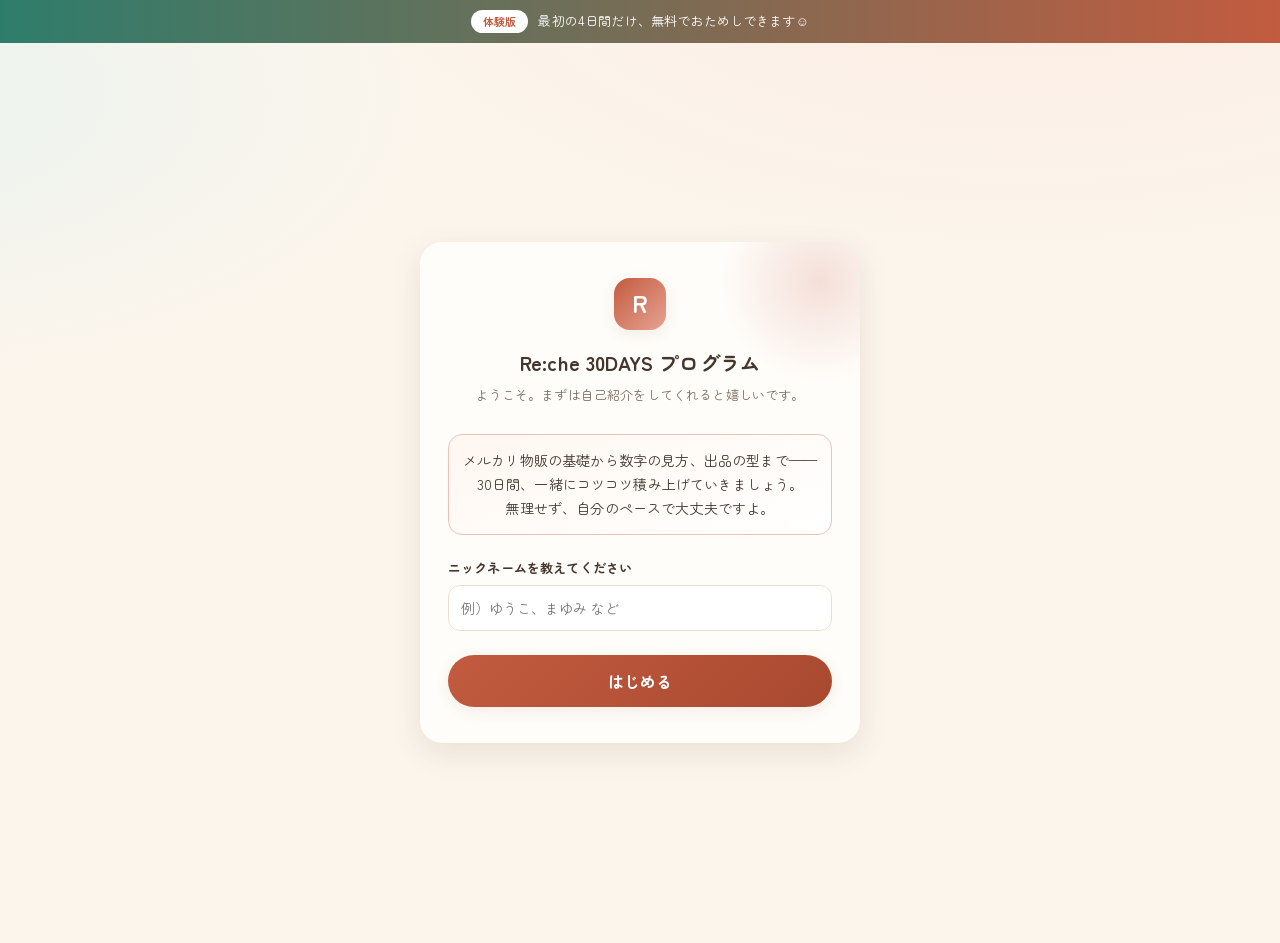
<file: taiken.html>
<!DOCTYPE html>
<html lang="ja">
<head>
  <meta charset="UTF-8">
  <meta name="viewport" content="width=device-width, initial-scale=1.0">
  <meta name="robots" content="noindex, nofollow">
  <title>Re:che 30DAYS （体験版）</title>
  <link rel="preconnect" href="https://fonts.googleapis.com">
  <link rel="preconnect" href="https://fonts.gstatic.com" crossorigin>
  <link href="https://fonts.googleapis.com/css2?family=Zen+Maru+Gothic:wght@400;500;700&family=Shippori+Mincho:wght@500;600;700&display=swap" rel="stylesheet">
  <link rel="stylesheet" href="styles.css">
  <style>
    /* ---- onboarding screen ---- */
    #onboarding{
      min-height:100vh; display:flex; align-items:center; justify-content:center;
      padding:24px;
    }
    .ob-card{
      width:min(440px,100%); background:var(--cream-2); border-radius:var(--radius);
      box-shadow:var(--shadow); padding:36px 28px; text-align:center; position:relative; overflow:hidden;
    }
    .ob-card::before{
      content:""; position:absolute; top:-60px; right:-60px; width:200px; height:200px;
      background:radial-gradient(circle, var(--rose) 0%, transparent 70%); opacity:.5;
    }
    .ob-logo{
      width:52px; height:52px; border-radius:16px; margin:0 auto 16px;
      background:linear-gradient(135deg,var(--terra),var(--terra-soft));
      display:grid; place-items:center; color:#fff; font-size:24px; font-weight:700;
      box-shadow:var(--shadow-sm);
    }
    .ob-title{ font-size:20px; font-weight:700; margin:0 0 4px; }
    .ob-sub{ font-size:13px; color:var(--ink-2); margin:0 0 28px; }
    .ob-card .field{ text-align:left; }
    .ob-card .field label{ font-size:13px; font-weight:700; display:block; margin-bottom:6px; }
    .ob-card .field .input{ width:100%; }
    .mode-select{ display:flex; flex-direction:column; gap:10px; margin-top:6px; }
    .mode-opt{
      display:flex; align-items:flex-start; gap:10px; padding:12px 14px;
      border:2px solid var(--line); border-radius:14px; cursor:pointer;
      background:#fff; text-align:left; transition:border-color .15s;
    }
    .mode-opt:has(input:checked){ border-color:var(--terra); background:#FFF7F4; }
    .mode-opt input[type=radio]{ margin-top:3px; accent-color:var(--terra); }
    .mode-opt .mo-title{ font-size:14px; font-weight:700; }
    .mode-opt .mo-sub{ font-size:12px; color:var(--ink-2); margin-top:2px; }
    .ob-start{ width:100%; margin-top:24px; padding:14px; font-size:16px; }
    .ob-welcome{ font-size:14px; color:var(--ink); background:linear-gradient(160deg,#FFF7F0,#fff);
      border:1px solid var(--rose); border-radius:var(--radius-sm); padding:14px; margin-bottom:22px; line-height:1.7;}

    /* ---- today's mission banner ---- */
    .mission-banner{
      background:linear-gradient(135deg,var(--terra),var(--terra-d));
      border-radius:var(--radius); padding:22px; color:#fff;
      margin-bottom:14px; box-shadow:var(--shadow);
      display:flex; align-items:center; gap:16px; flex-wrap:wrap;
    }
    .mission-banner .mb-icon{
      width:52px; height:52px; border-radius:16px;
      background:rgba(255,255,255,.2); display:grid; place-items:center; flex-shrink:0;
    }
    .mission-banner .mb-body{ flex:1; min-width:0; }
    .mission-banner .mb-label{ font-size:11px; font-weight:700; opacity:.8; letter-spacing:.1em; }
    .mission-banner .mb-title{ font-size:17px; font-weight:700; margin:3px 0 8px; line-height:1.4; }
    .mission-banner .btn-pri{
      background:rgba(255,255,255,.22); border:1.5px solid rgba(255,255,255,.6); color:#fff;
    }
    .mission-banner .btn-pri:hover{ background:rgba(255,255,255,.35); filter:none; }
    .mission-done-note{
      background:linear-gradient(160deg,#F3FAF6,#fff); border:1px solid #CDE9DD;
      border-radius:var(--radius); padding:18px 22px; color:var(--forest);
      font-weight:700; font-size:15px; text-align:center; margin-bottom:14px;
    }

    /* ---- modal extras ---- */
    .modal-head{ display:flex; justify-content:space-between; align-items:flex-start; margin-bottom:14px; }
    .quiz-score{ text-align:right; font-size:13px; font-weight:700; color:var(--forest); margin-top:8px; }
    .check-row{ display:flex; align-items:center; gap:10px; background:#fff;
      border:1.5px solid var(--line); border-radius:14px; padding:14px; margin-top:14px; cursor:pointer; }
    .check-row input[type=checkbox]{ width:18px; height:18px; accent-color:var(--forest); flex-shrink:0; }
    .check-row label{ font-size:14px; cursor:pointer; }
    .modal .m-done-tag{
      display:inline-block; background:linear-gradient(135deg,var(--forest),#3A9E89);
      color:#fff; font-size:12px; font-weight:700; padding:4px 12px;
      border-radius:999px; margin-bottom:12px;
    }

    /* ---- calc output row ---- */
    .out-box .o .ol{ font-size:13px; color:var(--ink-2); }

    /* ---- app shell hidden by default ---- */
    #app{ display:none; }
  </style>
<style>

  #intro-screen{position:fixed;inset:0;z-index:90;display:none;background:#FBF5EC;overflow-y:auto;padding:22px 16px;font-family:"Zen Maru Gothic","游ゴシック",sans-serif}
  .intro-card{max-width:430px;margin:0 auto}
  .intro-logo{width:52px;height:52px;border-radius:15px;background:#C25B3F;color:#fff;display:flex;align-items:center;justify-content:center;font-size:24px;font-weight:700;margin:0 auto 14px}
  .intro-h{text-align:center;font-size:20px;color:#2E7D6B;margin-bottom:4px;font-weight:700}
  .intro-lead{text-align:center;font-size:13px;color:#7a6a5e;margin-bottom:20px;line-height:1.7}
  .intro-item{display:flex;gap:12px;background:#fff;border:1px solid #eee0cf;border-radius:16px;padding:15px;margin-bottom:13px}
  .intro-num{flex:0 0 28px;height:28px;border-radius:50%;background:#2E7D6B;color:#fff;display:flex;align-items:center;justify-content:center;font-weight:700;font-size:14px}
  .intro-body{flex:1 1 auto;min-width:0}
  .intro-body h3{font-size:15px;color:#C25B3F;margin-bottom:5px}
  .intro-body p{font-size:12.5px;line-height:1.85;color:#5a4c42;overflow-wrap:break-word}
  .intro-cert{display:block;width:100%;max-width:100%;height:auto;border-radius:10px;margin-top:10px;box-shadow:0 8px 20px rgba(0,0,0,.14);border:1px solid #eee}
  .intro-mini{display:flex;align-items:center;gap:10px;margin-top:10px}
  .im-tile{flex:1;height:50px;border-radius:10px;display:flex;align-items:flex-end;justify-content:center;padding-bottom:6px;font-size:10px;font-weight:700;color:#fff;position:relative;overflow:hidden}
  .im-tile.genki{background:linear-gradient(180deg,#bfe3d3,#7FB7A7)}
  .im-tile.sabori{background:linear-gradient(180deg,#b7b0a8,#8d857c)}
  .im-tile .dotrow{position:absolute;top:8px;left:0;right:0;display:flex;justify-content:center;gap:6px}
  .im-tile .dotrow span{width:8px;height:8px;border-radius:50%;background:rgba(255,255,255,.85)}
  .im-tile.sabori .dotrow span{background:rgba(255,255,255,.45)}
  .im-arrow{color:#b89a72;font-weight:700;font-size:18px}
  .intro-start{width:100%;margin-top:8px;font-size:16px;padding:14px}


  #trial-bar{position:sticky;top:0;z-index:80;display:flex;align-items:center;gap:10px;flex-wrap:wrap;justify-content:center;background:linear-gradient(90deg,#2E7D6B,#C25B3F);color:#fff;padding:10px 14px;font-size:13px}
  #trial-bar .trial-pill{background:#fff;color:#C25B3F;font-weight:700;border-radius:999px;padding:2px 12px;font-size:11px}
  .daycard.trial-blur{position:relative;cursor:pointer}
  .daycard.trial-blur > *{filter:blur(4.5px);opacity:.65}
  .daycard.trial-blur .trial-ov{filter:none;opacity:1}
  .trial-ov{position:absolute;inset:0;display:flex;flex-direction:column;align-items:center;justify-content:center;gap:4px;color:#9b8576;background:rgba(251,245,236,.35);border-radius:inherit}
  .trial-ov .tl-txt{font-size:10.5px;font-weight:700;color:#C25B3F;text-align:center;line-height:1.4}
  .trial-lock{text-align:center;padding:14px 6px 6px}
  .trial-lock .tl-ic{margin:0 auto 12px;width:64px;height:64px;border-radius:50%;background:#FBF5EC;display:flex;align-items:center;justify-content:center}
  .trial-lock h3{font-size:18px;color:#2E7D6B;margin:0 0 10px}
  .trial-lock .tl-main{font-size:16px;font-weight:700;color:#C25B3F;line-height:1.7;margin:0 0 12px}
  .trial-lock .tl-sub{font-size:13px;color:#7a6a5e;line-height:1.8;margin:0}
  .field:has(.mode-select){display:none}
</style>
</head>
<body>

<div id="trial-bar">
  <span class="trial-pill">体験版</span>
  <span class="trial-text">最初の4日間だけ、無料でおためしできます☺</span>
</div>

<!-- ===================== ONBOARDING ===================== -->
<div id="onboarding">
  <div class="ob-card">
    <div class="ob-logo">R</div>
    <p class="ob-title">Re:che 30DAYS プログラム</p>
    <p class="ob-sub">ようこそ。まずは自己紹介をしてくれると嬉しいです。</p>
    <div class="ob-welcome">
      メルカリ物販の基礎から数字の見方、出品の型まで——<br>
      30日間、一緒にコツコツ積み上げていきましょう。<br>
      無理せず、自分のペースで大丈夫ですよ。
    </div>
    <div class="field">
      <label for="ob-nick">ニックネームを教えてください</label>
      <input type="text" id="ob-nick" class="input" placeholder="例）ゆうこ、まゆみ など" maxlength="20" autocomplete="off">
    </div>
    <div class="field" style="margin-top:20px;">
      <label>進め方を選んでください</label>
      <div class="mode-select">
        <label class="mode-opt">
          <input type="radio" name="ob-mode" value="date" checked>
          <div>
            <div class="mo-title">毎日1日ずつ（おすすめ）</div>
            <div class="mo-sub">開始日から1日1ミッションが解放されます</div>
          </div>
        </label>
        <label class="mode-opt">
          <input type="radio" name="ob-mode" value="free">
          <div>
            <div class="mo-title">まとめて見る（お試し）</div>
            <div class="mo-sub">全30日を自由に確認できます</div>
          </div>
        </label>
      </div>
    </div>
    <button class="btn btn-pri ob-start" onclick="startGame()">はじめる</button>
  </div>
</div>

<!-- ===================== APP SHELL ===================== -->
<div id="app">

  <!-- HEADER -->
  <header class="app-head">
    <div class="row">
      <div class="brand">
        <div class="logo">R</div>
        <div>
          Re:che
          <small>30DAYS PROGRAM</small>
        </div>
      </div>
      <div class="spacer"></div>
      <button class="btn btn-ghost btn-sm" onclick="downloadExport()">進捗を送る</button>
    </div>
  </header>

  <div class="wrap">

    <!-- HERO -->
    <section class="hero" id="hero-section">
      <!-- rendered by renderHero() -->
    </section>

    <!-- KUMIKO DAILY MESSAGE -->
    <section id="kumiko-section"></section>

    <!-- わたしのお庭（育成） -->
    <div class="sec-title" style="margin-top:24px;">
      <h2>わたしのお庭</h2>
      <span class="pill">そだてよう</span>
    </div>
    <section id="garden-section"></section>

    <!-- TODAY'S MISSION -->
    <section id="today-section" style="margin-top:24px;"></section>

    <!-- CURRICULUM LIST -->
    <div class="sec-title">
      <h2>カリキュラム一覧</h2>
      <span class="pill">30DAYS</span>
    </div>
    <div class="days" id="days-grid"></div>

    <!-- STAMP CALENDAR -->
    <div class="sec-title" style="margin-top:30px;">
      <h2>スタンプカレンダー</h2>
    </div>
    <div class="stamps" id="stamp-grid"></div>

    <!-- 同期ランキング -->
    <div class="sec-title" style="margin-top:30px;">
      <h2>同期ランキング</h2>
      <span class="pill">2月後半入会</span>
    </div>
    <div id="rank-section"></div>

    <!-- BADGES -->
    <div class="sec-title" style="margin-top:30px;">
      <h2>バッジ</h2>
      <span class="pill" id="badge-pill">0 / 11</span>
    </div>
    <div class="badge-grid" id="badge-grid"></div>

    <!-- FOOTER -->
    <p class="note">
      進捗はこの端末に保存されます。<br>
      機種変更前は「進捗を送る」から事務局へ共有してくださいね。
    </p>

  </div><!-- /wrap -->
</div><!-- /app -->

<!-- ===================== 2日以上未提出のリマインド暗転 ===================== -->
<div class="dim-overlay" id="dim-overlay"></div>
<div class="dim-note" id="dim-note"></div>

<!-- ===================== DAY MODAL ===================== -->
<div class="modal-back" id="modal-back" onclick="closeModalBack(event)">
  <div class="modal" id="modal-inner">
    <!-- rendered by openDay() -->
  </div>
</div>

<!-- ===================== 卒業証書 ===================== -->
<div class="cert-back" id="cert-back">
  <div class="cert-confetti" id="cert-confetti"></div>
  <div class="cert-scroll">
    <div id="cert-inner"><!-- rendered by showCertificate() --></div>
    <button class="btn btn-ghost cert-close" onclick="closeCertificate()">とじる</button>
  </div>
</div>

<script src="curriculum.js"></script>
<script src="kumiko-messages.js"></script>
<script src="morikumi.js"></script>
<!-- taiken: localStorage隔離 -->
<script>
(function(){
  var g=localStorage.getItem.bind(localStorage),s=localStorage.setItem.bind(localStorage),r=localStorage.removeItem.bind(localStorage);
  var NS=function(k){return (typeof k==="string"&&k.indexOf("reche30_")===0)?("trialNS_"+k):k;};
  localStorage.getItem=function(k){return g(NS(k));};
  localStorage.setItem=function(k,v){return s(NS(k),v);};
  localStorage.removeItem=function(k){return r(NS(k));};
})();
</script>
<script src="app-core.js"></script>
<script src="garden.js"></script>
<script>
/* =======================================================
   index.html  インラインJS
   ======================================================= */

// ---------- helpers ----------

function fmt(n) {
  if (n == null || isNaN(n)) return "—";
  return Math.round(n).toLocaleString("ja-JP");
}
function fmtDec(n, d) {
  if (n == null || isNaN(n)) return "—";
  return Number(n).toFixed(d != null ? d : 1);
}

// くみこアバター（画像→無ければ「く」アイコンへ自動フォールバック）
function kMonoFallback(img) {
  const d = document.createElement("div");
  d.className = "k-ava mono";
  d.style.width = img.getAttribute("width") + "px";
  d.style.height = img.getAttribute("height") + "px";
  d.style.fontSize = Math.round(img.getAttribute("width") * 0.4) + "px";
  d.textContent = "く";
  img.replaceWith(d);
}
function kAvatar(size) {
  const src = (window.KUMIKO && KUMIKO.avatar) || "";
  return `<img class="k-ava" src="${src}" width="${size}" height="${size}" alt="くみこ" onerror="kMonoFallback(this)">`;
}
function kAudioHtml(day) {
  const a = window.KUMIKO && KUMIKO.audio && KUMIKO.audio[day];
  return a ? `<audio class="k-audio" controls preload="none" src="${a}"></audio>` : "";
}

// ---------- init ----------

(function init() {
  if (RECHE.hasAccount()) {
    showApp();
  }
})();

function startGame() {
  const nick = document.getElementById("ob-nick").value.trim();
  if (!nick) {
    RECHE.toast("ニックネームを入力してください");
    document.getElementById("ob-nick").focus();
    return;
  }
  const mode = document.querySelector("input[name=ob-mode]:checked").value;
  RECHE.startAccount(nick, mode);
  showApp();
}

function showApp() {
  document.getElementById("onboarding").style.display = "none";
  document.getElementById("app").style.display = "block";
  renderAll();
}

function renderAll() {
  const s = RECHE.getState();
  if (s) RECHE.publish(s);        // 自分を同期ランキングに反映
  renderHero(s);
  renderMorikumi(s);
  renderGarden(s);
  renderToday(s);
  renderDays(s);
  renderStamps(s);
  renderRanking(s);
  renderBadges(s);
  renderDim(s);
}

// ---------- 2日以上未提出で画面を暗くする（やさしいリマインド） ----------
function daysSinceLastSubmit(s) {
  if (!s) return 0;
  let last = null;
  for (const k in s.progress) {
    const p = s.progress[k];
    if (p && p.done && p.doneAt) {
      const iso = String(p.doneAt).slice(0, 10);
      if (!last || iso > last) last = iso;
    }
  }
  const ref = last || s.startDate || RECHE.todayISO();
  return RECHE.daysBetween(ref, RECHE.todayISO());
}
function renderDim(s) {
  const note = document.getElementById("dim-note");
  const gap  = daysSinceLastSubmit(s);
  if (s && gap >= 2) {
    document.body.classList.add("dim");
    note.innerHTML = `<b>${gap}日</b>、お休みしていましたね。<br>お庭の動物や草木も元気をなくしています…。今日のミッションを1つ提出すると、画面に光が戻り、動物や草木もまた元気になりますよ☺`;
  } else {
    document.body.classList.remove("dim");
    note.innerHTML = "";
  }
}

// ---------- くみこから今日のメッセージ ----------
function targetDay(s) {
  // 今日のミッション → 無ければ最初の未提出（解放済み）→ 全部doneなら30
  for (let d = 1; d <= RECHE.TOTAL; d++) {
    if (RECHE.dayStatus(s, d) === "today") return d;
  }
  const u = RECHE.unlockedThrough(s);
  for (let d = 1; d <= u; d++) {
    if (!(s.progress[d] && s.progress[d].done)) return d;
  }
  return RECHE.doneCount(s) >= RECHE.TOTAL ? 30 : u;
}
function monoAvatar(letter, size) {
  return `<div class="k-ava mono" style="width:${size}px;height:${size}px;font-size:${Math.round(size*0.4)}px">${letter}</div>`;
}
function renderMorikumi(s) {
  const sec = document.getElementById("kumiko-section");
  if (!s) { sec.innerHTML = ""; return; }
  const m = (window.MORIKUMI_TODAY ? MORIKUMI_TODAY() : { text: "", photo: "" });
  const photo = m.photo
    ? `<img src="${m.photo}" alt="森川くみこ" onerror="this.onerror=null;this.outerHTML=monoAvatar('森',96)">`
    : monoAvatar("森", 96);
  const vday = targetDay(s);   // 今日のミッション（毎朝のボイス）
  const vdef = RECHE.dayDef(vday) || {};
  sec.innerHTML = `
    <div class="mk-card">
      <div class="mk-photo">${photo}</div>
      <div class="mk-right">
        <div class="mk-name">${RECHE.esc(MORIKUMI.label)}<small>${RECHE.esc(MORIKUMI.name)}</small></div>
        <div class="mk-bubble">${RECHE.esc(m.text)}</div>
        <div class="mk-voice">
          <div class="mk-voice-cap">今日の音声メッセージ ｜ DAY ${vday}</div>
          <div class="mk-voice-title">${RECHE.esc(vdef.voice || "")}</div>
          <div id="morning-voice"></div>
        </div>
      </div>
    </div>`;
  mountVoice("morning-voice", vday);
}

// ---------- わたしのお庭（育成） ----------
function renderGarden(s) {
  const sec = document.getElementById("garden-section");
  if (!s) { sec.innerHTML = ""; return; }
  const wither = !!s && RECHE.doneCount(s) > 0 && daysSinceLastSubmit(s) >= 2;
  sec.innerHTML = GARDEN.render(s, wither);
}

// ---------- ボイス再生（あれば自動表示） ----------
function mountVoice(elId, day) {
  const host = document.getElementById(elId);
  if (!host || !window.KUMIKO_AUDIO) return;
  const url = KUMIKO_AUDIO(day);
  const hasOverride = window.KUMIKO.audio && window.KUMIKO.audio[day];
  const isHttp = location.protocol === "http:" || location.protocol === "https:";

  const show = () => {
    host.innerHTML = `
      <button class="voice-btn" type="button" onclick="toggleVoice(this)">
        <svg width="13" height="13" viewBox="0 0 12 12" fill="currentColor"><path d="M3 2l7 4-7 4z"/></svg>
        もりくみのボイスを聞く
      </button>
      <audio preload="none" src="${url}" onended="voiceEnded(this)"></audio>`;
  };

  if (hasOverride) { show(); return; }
  if (!isHttp) { return; } // ローカル(file://)では自動検出不可。公開版で表示されます
  fetch(url, { method: "HEAD" }).then(r => { if (r.ok) show(); }).catch(() => {});
}
function setVoiceLabel(btn, txt) {
  const t = btn.childNodes[btn.childNodes.length - 1];
  if (t && t.nodeType === 3) t.textContent = " " + txt; else btn.append(" " + txt);
}
function toggleVoice(btn) {
  const audio = btn.parentElement.querySelector("audio");
  if (!audio) return;
  if (audio.paused) {
    document.querySelectorAll("audio").forEach(a => { if (a !== audio) a.pause(); });
    audio.play().catch(() => RECHE.toast("この日のボイスはまだ準備中です"));
    btn.classList.add("playing"); setVoiceLabel(btn, "再生中…（押すと停止）");
  } else {
    audio.pause();
    btn.classList.remove("playing"); setVoiceLabel(btn, "もりくみのボイスを聞く");
  }
}
function voiceEnded(audio) {
  const btn = audio.parentElement.querySelector(".voice-btn");
  if (btn) { btn.classList.remove("playing"); setVoiceLabel(btn, "もりくみのボイスを聞く"); }
}

// ---------- 同期ランキング ----------
function renderRanking(s) {
  const sec = document.getElementById("rank-section");
  if (!s) { sec.innerHTML = ""; return; }
  const list = RECHE.ranking();
  if (list.length <= 1) {
    sec.innerHTML = `<div class="rank-empty">仲間の進捗がそろうと、ここに同期ランキングが表示されます。<br>あなたのペースで、まずは今日の一歩を♡</div>`;
    return;
  }
  const top = list.slice(0, 8);
  const meIn = top.some(r => r.nick === s.nick);
  let rows = top.map((r, i) => rankRow(r, i + 1, s.nick)).join("");
  if (!meIn) {
    const mr = RECHE.myRank(s.nick);
    if (mr.rank) rows += `<div style="text-align:center;color:var(--ink-2);font-size:12px;">…</div>`
                       + rankRow(mr.list[mr.rank - 1], mr.rank, s.nick);
  }
  sec.innerHTML = `<div class="rank-list">${rows}</div>`;
}
function rankRow(r, rank, myNick) {
  const me = r.nick === myNick;
  const cls = ["rank-row", me ? "me" : "", rank === 1 ? "top1" : rank === 2 ? "top2" : rank === 3 ? "top3" : ""].join(" ");
  return `<div class="${cls}">
    <div class="rk">${rank}</div>
    <div class="rn">${RECHE.esc(r.nick)}${me ? '<small>あなた</small>' : ''}<small>提出 ${r.done}/30</small></div>
    <div class="rp">${fmt(r.points)} pt</div>
  </div>`;
}

// ---------- hero ----------

function renderHero(s) {
  if (!s) return;
  const pts   = RECHE.totalPoints(s);
  const done  = RECHE.doneCount(s);
  const stk   = RECHE.streak(s);
  const lv    = RECHE.level(pts);
  const pct   = Math.round((done / RECHE.TOTAL) * 100);
  const toNext = lv.toNext > 0 ? `次の称号まであと ${fmt(lv.toNext)} pt` : "最高ランク達成";
  const si    = RECHE.streakInfo(s);
  const flame = `<svg width="15" height="15" viewBox="0 0 16 16" fill="none"><path d="M8 1.5s3.5 3 3.5 6.2a3.5 3.5 0 11-7 0c0-1.2.6-2.2.6-2.2s.2 1.3 1.2 1.6C6.6 5 6 3.2 8 1.5z" fill="currentColor"/></svg>`;
  const streakHint = si.next
    ? `連続提出 <b>${si.streak}日</b>。あと <b>${si.toNext}日</b> で連続ボーナス <b>+${fmt(si.nextBonus)}pt</b>`
    : `連続提出 <b>${si.streak}日</b>。連続ボーナスをすべて達成しました`;

  document.getElementById("hero-section").innerHTML = `
    <p class="hello">こんにちは、<b>${RECHE.esc(s.nick)}</b>さん</p>
    <div class="level-row">
      <span class="level-badge">
        <svg width="16" height="16" viewBox="0 0 16 16" fill="none">
          <path d="M8 1l1.9 3.8 4.2.6-3 3 .7 4.2L8 10.5l-3.8 2.1.7-4.2-3-3 4.2-.6z"
            fill="currentColor"/>
        </svg>
        Lv.${lv.lv} ${RECHE.esc(lv.name)}
      </span>
      <span class="streak-chip">${flame} ${si.streak}日連続</span>
    </div>
    <div class="metric">
      <div class="m"><div class="n">${done}<small style="font-size:14px;font-weight:600"> / 30</small></div><div class="l">提出数</div></div>
      <div class="m"><div class="n">${stk}<small style="font-size:14px;font-weight:600"> 日</small></div><div class="l">連続提出</div></div>
      <div class="m"><div class="n">${fmt(pts)}<small style="font-size:14px;font-weight:600"> pt</small></div><div class="l">累計ポイント</div></div>
    </div>
    <div class="bar"><i style="width:${pct}%"></i></div>
    <div class="bar-meta">
      <span>${pct}% 完了</span>
      <span>${toNext}</span>
    </div>
    <div class="streak-hint">${streakHint}</div>
  `;
}

// ---------- today's mission ----------

function renderToday(s) {
  const sec = document.getElementById("today-section");
  if (!s) { sec.innerHTML = ""; return; }
  const ul = RECHE.unlockedThrough(s);
  let todayDay = null;
  for (let d = 1; d <= RECHE.TOTAL; d++) {
    if (RECHE.dayStatus(s, d) === "today") { todayDay = d; break; }
  }

  if (!todayDay) {
    // 全部doneか、freeモードでtodayが特定できない場合
    const allDone = RECHE.doneCount(s) >= RECHE.TOTAL;
    if (allDone) {
      sec.innerHTML = `<div class="mission-done-note">30日間の全ミッションが完了です。本当におつかれさまでした。<br><button class="btn btn-pri btn-sm" style="margin-top:10px" onclick="showCertificate()">卒業証書をひらく</button></div>`;
    } else {
      sec.innerHTML = "";
    }
    return;
  }

  const def = RECHE.dayDef(todayDay);
  const status = RECHE.dayStatus(s, todayDay);

  if (status === "done") {
    sec.innerHTML = `<div class="mission-done-note">今日のミッションは完了です。おつかれさまでした。</div>`;
    return;
  }

  sec.innerHTML = `
    <div class="mission-banner">
      <div class="mb-icon">
        <svg width="26" height="26" viewBox="0 0 24 24" fill="none">
          <circle cx="12" cy="12" r="10" stroke="rgba(255,255,255,.7)" stroke-width="1.5"/>
          <path d="M8 12l3 3 5-5" stroke="#fff" stroke-width="2" stroke-linecap="round" stroke-linejoin="round"/>
        </svg>
      </div>
      <div class="mb-body">
        <div class="mb-label">TODAY&apos;S MISSION &nbsp;DAY ${todayDay}</div>
        <div class="mb-title">${RECHE.esc(def.title)}</div>
        <button class="btn btn-pri btn-sm" onclick="openDay(${todayDay})">今日のミッションを開く</button>
      </div>
    </div>
  `;
}

// ---------- days grid ----------

function renderDays(s) {
  const grid = document.getElementById("days-grid");
  if (!s) { grid.innerHTML = ""; return; }

  grid.innerHTML = RECHE_CURRICULUM.map(def => {
    const st = RECHE.dayStatus(s, def.day);
    const isDone   = st === "done";
    const isToday  = st === "today";
    const isLocked = st === "locked";

    let stateLabel = "";
    if (isDone)   stateLabel = "済";
    else if (isToday)  stateLabel = "今日のミッション";
    else if (st === "open") stateLabel = "未提出";
    else stateLabel = "解放前";

    const checkSvg = `<svg width="14" height="14" viewBox="0 0 14 14" fill="none">
      <path d="M2.5 7l3 3 6-6" stroke="#fff" stroke-width="2.2" stroke-linecap="round" stroke-linejoin="round"/>
    </svg>`;
    const lockSvg = `<svg class="lockicon" width="16" height="16" viewBox="0 0 16 16" fill="none">
      <rect x="3" y="7" width="10" height="8" rx="2.5" stroke="#B0A098" stroke-width="1.4"/>
      <path d="M5.5 7V5.5a2.5 2.5 0 015 0V7" stroke="#B0A098" stroke-width="1.4" stroke-linecap="round"/>
    </svg>`;

    return `<div class="daycard ${st}" onclick="${isLocked ? '' : `openDay(${def.day})`}" tabindex="${isLocked ? -1 : 0}"
        onkeydown="${isLocked ? '' : `if(event.key==='Enter')openDay(${def.day})`}">
      <div class="stg">${RECHE.esc(def.stage)}</div>
      <div class="dnum">DAY ${def.day}</div>
      <div class="dttl">${RECHE.esc(def.title)}</div>
      <div class="state">${stateLabel}</div>
      <div class="check">${checkSvg}</div>
      ${isLocked ? lockSvg : ""}
    </div>`;
  }).join("");
}

// ---------- stamps ----------

function renderStamps(s) {
  const grid = document.getElementById("stamp-grid");
  if (!s) { grid.innerHTML = ""; return; }
  grid.innerHTML = Array.from({length: 30}, (_, i) => {
    const day = i + 1;
    const done = s.progress[day] && s.progress[day].done;
    return `<div class="stamp ${done ? "on" : ""}"><span>${day}</span></div>`;
  }).join("");
}

// ---------- badges ----------

function renderBadges(s) {
  const grid   = document.getElementById("badge-grid");
  const pill   = document.getElementById("badge-pill");
  if (!s) { grid.innerHTML = ""; return; }
  const earned = RECHE.earnedBadges(s);
  pill.textContent = `${earned.length} / ${RECHE_BADGES.length}`;

  const crownSvg = `<svg width="24" height="24" viewBox="0 0 24 24" fill="none">
    <path d="M3 17h18M5 17L3 8l4.5 4L12 4l4.5 8L21 8l-2 9"
      stroke="currentColor" stroke-width="1.6" stroke-linecap="round" stroke-linejoin="round"/>
  </svg>`;

  grid.innerHTML = RECHE_BADGES.map(b => {
    const on = earned.includes(b.id);
    return `<div class="bdg ${on ? "" : "locked"}">
      <div class="medal">${crownSvg}</div>
      <div class="bname">${RECHE.esc(b.id)}</div>
      <div class="bdesc">${RECHE.esc(b.desc)}</div>
    </div>`;
  }).join("");
}

// ---------- modal ----------

let _currentDay = null;

function openDay(day) {
  const s   = RECHE.getState();
  const def = RECHE.dayDef(day);
  const st  = RECHE.dayStatus(s, day);
  if (st === "locked") return;

  _currentDay = day;
  const isDone = st === "done";
  const prev   = (s.progress[day] && s.progress[day]) || {};
  const fb     = RECHE.getFeedbackObj(s.nick, day);

  let inputHtml = "";

  if (def.type === "submit") {
    const val = isDone && prev.value ? RECHE.esc(prev.value) : "";
    inputHtml = `
      <div class="field">
        <label>提出内容</label>
        <textarea class="input" id="m-submit" placeholder="${RECHE.esc(def.placeholder || "")}">${val}</textarea>
      </div>`;
  } else if (def.type === "action") {
    const checked = isDone ? "checked" : "";
    inputHtml = `
      <div class="check-row" onclick="toggleCheck()">
        <input type="checkbox" id="m-check" ${checked}>
        <label for="m-check">${RECHE.esc(def.checklabel)}</label>
      </div>`;
  } else if (def.type === "quiz") {
    inputHtml = buildQuizHtml(def, prev, isDone);
  } else if (def.type === "calc") {
    inputHtml = buildCalcHtml(def, prev, isDone);
  } else if (def.type === "report") {
    inputHtml = buildReportHtml(def, prev, isDone);
  }

  // feedback
  let fbHtml = "";
  if (fb) {
    fbHtml = `<div class="fb">
      <div class="fb-h"><span class="mini">R</span>事務局より</div>
      <p>${RECHE.esc(fb.text)}</p>
    </div>`;
  } else {
    fbHtml = `<div class="fb empty">事務局からのコメントがまだありません</div>`;
  }

  // submit button
  let submitLabel = isDone ? "修正して再提出" : "提出する";
  let submitBtn = `<button class="btn btn-pri" onclick="submitDay()">${submitLabel}</button>`;
  if (def.type === "quiz" && !isDone) {
    submitBtn = `
      <button class="btn btn-ghost" onclick="gradeQuiz()">答え合わせ</button>
      <button class="btn btn-pri" id="quiz-submit-btn" onclick="submitDay()" disabled>提出する</button>`;
  }
  // 提出済みなら「LINEグループにコピペ」ボタンも出す
  if (isDone) {
    submitBtn += `<button class="btn btn-line" onclick="copyForLine(${day})">LINEグループにコピペ</button>`;
  }

  document.getElementById("modal-inner").innerHTML = `
    <button class="close-x" onclick="closeModal()" aria-label="閉じる">&times;</button>
    ${isDone ? '<span class="m-done-tag">提出済み</span>' : ""}
    <div class="modal-head">
      <span class="m-stage">${RECHE.esc(def.stage)}</span>
    </div>
    <div class="m-voice">${RECHE.esc(def.voice)}</div>
    <h3>${RECHE.esc(def.title)}</h3>
    <div class="k-bubble">
      ${kAvatar(40)}
      <div class="bub">${RECHE.esc(KUMIKO_MSG(def.day))}<div id="kvoice-modal"></div></div>
    </div>
    <div class="m-detail">${RECHE.esc(def.detail)}</div>
    ${inputHtml}
    ${fbHtml}
    <div class="m-actions">${submitBtn}</div>
  `;

  document.getElementById("modal-back").classList.add("open");
  document.body.style.overflow = "hidden";
  mountVoice("kvoice-modal", def.day);
}

// ---- quiz ----

function buildQuizHtml(def, prev, isDone) {
  const prevQuiz = (prev && prev.quiz) || {};
  return def.quiz.map((q, i) => {
    const prevVal = (prev && prev["q" + i]) || "";
    const solved  = isDone && prevVal !== "";
    return `<div class="qitem" id="qitem-${i}">
      <div class="qq">Q${i + 1}. ${RECHE.esc(q.q)}</div>
      <div class="qhint">ヒント：${RECHE.esc(q.hint)}</div>
      <div class="qin">
        <input type="number" step="any" class="input" id="q-input-${i}" value="${RECHE.esc(prevVal)}" placeholder="数値">
        <span>${RECHE.esc(q.unit)}</span>
      </div>
      <div class="qjudge" id="q-judge-${i}">
        ${solved ? `<span class="${Math.abs(Number(prevVal) - q.answer) <= q.tolerance ? "ok" : "ng"}">${Math.abs(Number(prevVal) - q.answer) <= q.tolerance ? "正解" : "惜しい"} — 解説：${RECHE.esc(q.solution)}</span>` : ""}
      </div>
    </div>`;
  }).join("") + `<div class="quiz-score" id="quiz-score"></div>`;
}

function gradeQuiz() {
  const def = RECHE.dayDef(_currentDay);
  let correct = 0;
  def.quiz.forEach((q, i) => {
    const val = Number(document.getElementById("q-input-" + i).value);
    const ok  = Math.abs(val - q.answer) <= q.tolerance;
    if (ok) correct++;
    const judgeEl = document.getElementById("q-judge-" + i);
    judgeEl.innerHTML = `<span class="${ok ? "ok" : "ng"}">${ok ? "正解" : "惜しい"} — 解説：${RECHE.esc(q.solution)}</span>`;
  });
  const scoreEl = document.getElementById("quiz-score");
  if (scoreEl) scoreEl.textContent = `${correct} / ${def.quiz.length} 問正解`;
  const submitBtn = document.getElementById("quiz-submit-btn");
  if (submitBtn) submitBtn.disabled = false;
}

// ---- calc ----

function buildCalcHtml(def, prev, isDone) {
  const savedReport = (prev && prev.report) || {};
  const inputs = def.calc.inputs.map(inp => {
    const val = savedReport[inp.key] != null ? savedReport[inp.key] : inp.value;
    return `<div class="field">
      <label>${RECHE.esc(inp.label)}</label>
      <div style="display:flex;align-items:center;gap:8px;">
        <input type="number" class="input" id="calc-${inp.key}" value="${val}" oninput="updateCalc()" style="flex:1;">
        <span style="font-size:13px;color:var(--ink-2)">${RECHE.esc(inp.unit)}</span>
      </div>
    </div>`;
  }).join("");

  const outputsHtml = `<div class="out-box" id="calc-out">
    ${def.calc.outputs.map(o => `<div class="o">
      <span class="ol">${RECHE.esc(o.label)}</span>
      <b id="calc-out-${o.label.replace(/\s/g, "_")}">—</b>
    </div>`).join("")}
  </div>`;

  return `<div class="row-2">${inputs}</div>${outputsHtml}`;
}

function updateCalc() {
  const def = RECHE.dayDef(_currentDay);
  if (!def || def.type !== "calc") return;
  const vars = {};
  def.calc.inputs.forEach(inp => {
    vars[inp.key] = Number(document.getElementById("calc-" + inp.key).value) || 0;
  });
  def.calc.outputs.forEach(o => {
    let val = RECHE.evalFormula(o.formula, vars);
    if (isNaN(val)) { val = 0; }
    if (o.ceil) val = Math.ceil(val);
    const el = document.getElementById("calc-out-" + o.label.replace(/\s/g, "_"));
    if (el) el.textContent = fmt(val) + (o.unit ? " " + o.unit : "");
  });
}

// ---- report ----

function buildReportHtml(def, prev, isDone) {
  const savedReport = (prev && prev.report) || {};
  const inputs = def.report.map(r => {
    const val = savedReport[r.key] != null ? savedReport[r.key] : "";
    return `<div class="field">
      <label>${RECHE.esc(r.label)}</label>
      <div style="display:flex;align-items:center;gap:8px;">
        <input type="number" class="input" id="rep-${r.key}" value="${RECHE.esc(val)}" oninput="updateReport()" style="flex:1;">
        <span style="font-size:13px;color:var(--ink-2)">${RECHE.esc(r.unit)}</span>
      </div>
    </div>`;
  }).join("");

  let autoHtml = "";
  if (def.auto && def.auto.length) {
    const rows = def.auto.map(a =>
      `<div class="o"><span class="ol">${RECHE.esc(a.label)}</span><b id="rep-auto-${a.label.replace(/\s/g, "_")}">—</b></div>`
    ).join("");
    autoHtml = `<div class="out-box" id="rep-auto-box">${rows}</div>`;
  }

  return `<div class="row-2">${inputs}</div>${autoHtml}`;
}

function updateReport() {
  const def = RECHE.dayDef(_currentDay);
  if (!def || def.type !== "report" || !def.auto) return;
  const vars = {};
  def.report.forEach(r => {
    vars[r.key] = Number(document.getElementById("rep-" + r.key).value) || 0;
  });
  def.auto.forEach(a => {
    let val = RECHE.evalFormula(a.formula, vars);
    const el = document.getElementById("rep-auto-" + a.label.replace(/\s/g, "_"));
    if (!el) return;
    if (isNaN(val) || !isFinite(val)) { el.textContent = "—"; return; }
    el.textContent = fmtDec(val, 1) + (a.unit ? " " + a.unit : "");
  });
}

// ---- toggle check ----

function toggleCheck() {
  const cb = document.getElementById("m-check");
  if (cb) cb.checked = !cb.checked;
}

// ---- submit ----

// ---- 卒業証書 ----
function buildCertMessage(s) {
  const nick = s.nick || "あなた";
  let goal = "";
  // DAY3の目標を最優先、無ければ最初の自由記述提出を拾う
  if (s.progress[3] && s.progress[3].value && !/^https?:/.test(s.progress[3].value)) {
    goal = s.progress[3].value;
  } else {
    for (let d = 1; d <= 30; d++) {
      const p = s.progress[d];
      if (p && p.value && p.value.length > 6 && !/^https?:/.test(p.value)) { goal = p.value; break; }
    }
  }
  goal = (goal || "").trim().replace(/\s+/g, "");
  if (goal.length > 42) goal = goal.slice(0, 42) + "…";
  const done = RECHE.doneCount(s), stk = RECHE.streak(s);
  let m = nick + "さんへ。30日間、本当におつかれさまでした。";
  m += goal
    ? "「" + goal + "」——最初に綴ってくれたあの想いを、私は今も覚えています。"
    : "勇気を出して一歩を踏み出してくれたあの日のことを、私は今も覚えています。";
  m += "はじめは不安もあったはずです。それでもあなたは、毎日こつこつと手を動かし続けました。"
     + done + "個のミッションをやり遂げ、連続" + stk + "日を積み重ねたその姿は、"
     + "「変わりたい」を『変わった』に変えた、まぎれもない証です。"
     + "ここで身につけた数字の見方も、出品の型も、これからのあなたを必ず支えてくれます。"
     + "卒業はゴールではなく、新しい毎日のはじまり。あなたならもう、大丈夫。これからも、ずっと応援しています。";
  return m;
}
function buildCertificate(s) {
  const done = RECHE.doneCount(s);
  const animals = (window.GARDEN ? GARDEN.unlockedAnimals(done).length : 0);
  const badges = RECHE.earnedBadges(s).length;
  const stk = RECHE.streak(s);
  const d = new Date();
  const dateStr = d.getFullYear() + "年 " + (d.getMonth() + 1) + "月 " + d.getDate() + "日";
  const portrait = `<img src="assets/morikumi/day30.png" alt="森川くみこ" onerror="this.style.display='none'">`;
  return `
    <div class="cert">
      <div class="cert-frame"></div>
      <div class="cert-portrait">${portrait}</div>
      <div class="cert-in">
        <div class="cert-kicker">Re:che 30 DAYS PROGRAM</div>
        <div class="cert-title">卒業証書</div>
        <div class="cert-suben">CERTIFICATE OF COMPLETION</div>
        <div class="cert-ribbon">30日間 全ミッション達成</div>
        <div class="cert-toline">この証書を、つぎの方に贈ります</div>
        <div class="cert-name"><u>${RECHE.esc(s.nick || "あなた")}</u><small>さん</small></div>
        <div class="cert-msg">${RECHE.esc(buildCertMessage(s))}</div>
        <div class="cert-stats">
          <div class="cst"><div class="n">${done}</div><div class="l">提出数</div></div>
          <div class="cst"><div class="n">${stk}</div><div class="l">連続提出</div></div>
          <div class="cst"><div class="n">${animals}</div><div class="l">おともだち</div></div>
          <div class="cst"><div class="n">${badges}</div><div class="l">バッジ</div></div>
        </div>
        <div class="cert-sign">
          <div class="cert-date">${dateStr}<br>株式会社Merone / Re:che</div>
          <div class="cert-by">
            <div class="cert-who"><div class="role">校長</div><div class="who">森川 くみこ</div></div>
            <div class="cert-seal">修了<br>認定</div>
          </div>
        </div>
        <div class="cert-bloom">あなたのお庭は、満開になりました</div>
        <div class="cert-voice" id="cert-voice"></div>
      </div>
    </div>`;
}
function showCertificate() {
  const s = RECHE.getState();
  if (!s) return;
  document.getElementById("cert-inner").innerHTML = buildCertificate(s);
  document.getElementById("cert-back").classList.add("open");
  document.body.style.overflow = "hidden";
  // 紙吹雪
  const cf = document.getElementById("cert-confetti");
  const cols = ["#C25B3F", "#2E7D6B", "#D9A441", "#E8A293", "#9ECBBA"];
  let html = "";
  for (let i = 0; i < 70; i++) {
    html += `<span class="ccf" style="left:${Math.random()*100}%;animation-delay:${(Math.random()*2.2).toFixed(2)}s;animation-duration:${(2.6+Math.random()*2).toFixed(2)}s;background:${cols[i%cols.length]};transform:rotate(${Math.random()*360}deg)"></span>`;
  }
  cf.innerHTML = html;
  if (window.RECHE && RECHE.confetti) RECHE.confetti();
  if (typeof mountVoice === "function") mountVoice("cert-voice", 30);
}
function closeCertificate() {
  document.getElementById("cert-back").classList.remove("open");
  document.getElementById("cert-confetti").innerHTML = "";
  document.body.style.overflow = "";
}

// ---- LINEグループへコピペ提出 ----
function lineSubmitText(day) {
  const s = RECHE.getState(); const def = RECHE.dayDef(day);
  if (!s || !def) return "";
  const p = s.progress[day] || {};
  let body = "";
  if (def.type === "submit") body = p.value || "";
  else if (def.type === "action") body = "実施しました（" + (def.checklabel || "") + "）";
  else if (def.type === "quiz" && p.quiz) body = "クイズ " + p.quiz.score + "／" + p.quiz.total + " 問正解";
  else if ((def.type === "calc" || def.type === "report") && p.report) {
    body = Object.keys(p.report).map(k => "・" + k + "：" + p.report[k]).join("\n");
  } else body = "提出しました";
  return "【Re:che 30DAYS】DAY" + day + "「" + def.voice + "」提出\n"
       + "－－－－－\n" + body + "\n－－－－－\n#" + (s.nick || "");
}
function copyForLine(day, silent) {
  const txt = lineSubmitText(day);
  if (!txt) { RECHE.toast("提出内容が見つかりません"); return; }
  const ok = () => { if (!silent) RECHE.toast("コピーしました！LINEグループに貼り付けて送ってね☺"); };
  const fail = () => {
    const ta = document.createElement("textarea");
    ta.value = txt; ta.style.position = "fixed"; ta.style.opacity = "0";
    document.body.appendChild(ta); ta.focus(); ta.select();
    try { document.execCommand("copy"); ok(); } catch (e) { if (!silent) RECHE.toast("コピーできませんでした"); }
    document.body.removeChild(ta);
  };
  if (navigator.clipboard && navigator.clipboard.writeText) {
    navigator.clipboard.writeText(txt).then(ok, fail);
  } else { fail(); }
}

function submitDay() {
  const def = RECHE.dayDef(_currentDay);
  if (!def) return;
  let payload = {};

  if (def.type === "submit") {
    const val = (document.getElementById("m-submit").value || "").trim();
    if (!val) { RECHE.toast("内容を入力してからお願いしますね"); return; }
    payload = { value: val };

  } else if (def.type === "action") {
    const cb = document.getElementById("m-check");
    if (!cb || !cb.checked) { RECHE.toast("チェックをしてから提出してくださいね"); return; }
    payload = { value: "checked" };

  } else if (def.type === "quiz") {
    const quizEl = document.getElementById("quiz-submit-btn");
    if (quizEl && quizEl.disabled) { RECHE.toast("先に「答え合わせ」を押してくださいね"); return; }
    let score = 0, total = def.quiz.length;
    const vals = {};
    def.quiz.forEach((q, i) => {
      const v = Number(document.getElementById("q-input-" + i).value);
      if (Math.abs(v - q.answer) <= q.tolerance) score++;
      vals["q" + i] = v;
    });
    payload = { quiz: { score, total }, ...vals };

  } else if (def.type === "calc") {
    const report = {};
    def.calc.inputs.forEach(inp => {
      report[inp.key] = Number(document.getElementById("calc-" + inp.key).value) || 0;
    });
    payload = { report };

  } else if (def.type === "report") {
    const report = {};
    def.report.forEach(r => {
      report[r.key] = Number(document.getElementById("rep-" + r.key).value) || 0;
    });
    payload = { report };
  }

  const animalsBefore = GARDEN.unlockedAnimals(RECHE.doneCount(RECHE.getState())).map(a => a.id);

  const result = RECHE.submitDay(_currentDay, payload);
  if (!result) { RECHE.toast("エラーが発生しました"); return; }

  const animalsAfter = GARDEN.unlockedAnimals(RECHE.doneCount(result.state));
  const newAnimal = animalsAfter.find(a => !animalsBefore.includes(a.id));

  const submittedDay = _currentDay;
  copyForLine(submittedDay, true);   // LINE用テキストを自動でクリップボードへ
  closeModal();
  renderAll();

  if (result.leveledUp || result.newBadges.length || result.newStreakMilestone || newAnimal) {
    RECHE.confetti();
    let msg = "";
    if (newAnimal) msg += `お庭に「${newAnimal.name}」が来ました  `;
    if (result.newStreakMilestone) msg += `${result.newStreakMilestone}日連続ボーナス達成  `;
    if (result.leveledUp) msg += `称号アップ：${result.newLevel.name}  `;
    if (result.newBadges.length) msg += `バッジ獲得：${result.newBadges.join("・")}  `;
    msg += "（LINE用にコピー済み）";
    RECHE.toast(msg.trim());
  } else {
    RECHE.toast("提出しました。LINEグループ用にコピーもしたので、貼り付けて送ってね☺");
  }

  // 30日すべて達成 → 卒業証書を表示
  if (RECHE.doneCount(RECHE.getState()) >= RECHE.TOTAL) {
    setTimeout(showCertificate, 650);
  }
}

// ---- modal close ----

function closeModal() {
  document.getElementById("modal-back").classList.remove("open");
  document.body.style.overflow = "";
  _currentDay = null;
}

function closeModalBack(e) {
  if (e.target === document.getElementById("modal-back")) closeModal();
}

// ---- export / download ----

function downloadExport() {
  const json = RECHE.exportState();
  const s    = RECHE.getState();
  const nick = (s && s.nick) ? s.nick : "reche";
  const date = new Date().toISOString().slice(0, 10);
  const blob = new Blob([json], { type: "application/json" });
  const a    = document.createElement("a");
  a.href     = URL.createObjectURL(blob);
  a.download = `reche30_${nick}_${date}.json`;
  a.click();
  URL.revokeObjectURL(a.href);
  RECHE.toast("進捗データをダウンロードしました");
}

// calc/report のライブ計算を openDay 直後に1回実行（DOMレンダリング後）
const _openDayOrig = openDay;
window.openDay = function(day) {
  _openDayOrig(day);
  requestAnimationFrame(() => {
    const def = RECHE.dayDef(day);
    if (!def) return;
    if (def.type === "calc") updateCalc();
    if (def.type === "report") updateReport();
  });
};
</script>
<!-- TRIAL BOOTSTRAP -->
<script>
window.TRIAL_MAX = 4;
function showTrialLock(){
  var lockSvg='<svg width="30" height="30" viewBox="0 0 24 24" fill="none"><rect x="4" y="10" width="16" height="11" rx="3" stroke="#C25B3F" stroke-width="1.6"/><path d="M8 10V7a4 4 0 018 0v3" stroke="#C25B3F" stroke-width="1.6" stroke-linecap="round"/></svg>';
  document.getElementById("modal-inner").innerHTML=
    '<button class="close-x" onclick="closeModal()" aria-label="閉じる">&times;</button>'+
    '<div class="trial-lock"><div class="tl-ic">'+lockSvg+'</div>'+
    '<h3>ここから先は…</h3>'+
    '<p class="tl-main">ここからは Re:che にご縁があったら<br>受講できます✨</p>'+
    '<p class="tl-sub">5日目以降の全カリキュラム・毎日届くくみこのボイス・お庭の続きが、すべて解放されます。<br>続きを楽しみにしていてくださいね☺</p></div>';
  document.getElementById("modal-back").classList.add("open");
  document.body.style.overflow="hidden";
}
var _origOpenDay = openDay;
window.openDay = function(d){ if(d>TRIAL_MAX){ showTrialLock(); return; } _origOpenDay(d); };
window.targetDay = function(){
  var s=RECHE.getState(); if(!s) return 1;
  for(var i=1;i<=TRIAL_MAX;i++){ if(!(s.progress[i]&&s.progress[i].done)) return i; }
  return TRIAL_MAX;
};
window.renderToday = function(s){
  var sec=document.getElementById("today-section"); if(!sec) return;
  if(!s){sec.innerHTML="";return;}
  var d=0; for(var i=1;i<=TRIAL_MAX;i++){ if(!(s.progress[i]&&s.progress[i].done)){d=i;break;} }
  if(!d){ sec.innerHTML='<div class="mission-done-note">体験版の4日間、おつかれさまでした☺<br>続きは Re:che にご縁があったら受講できます✨<br><button class="btn btn-pri btn-sm" style="margin-top:10px" onclick="showSampleCert()">卒業証書（サンプル）を見る</button></div>'; return; }
  var def=RECHE.dayDef(d)||{};
  sec.innerHTML='<div class="mission-banner"><div class="mb-icon"><svg width="26" height="26" viewBox="0 0 24 24" fill="none"><circle cx="12" cy="12" r="10" stroke="rgba(255,255,255,.7)" stroke-width="1.5"/><path d="M8 12l3 3 5-5" stroke="#fff" stroke-width="2" stroke-linecap="round" stroke-linejoin="round"/></svg></div><div class="mb-body"><div class="mb-label">TODAY&apos;S MISSION &nbsp;DAY '+d+'</div><div class="mb-title">'+RECHE.esc(def.title||"")+'</div><button class="btn btn-pri btn-sm" onclick="openDay('+d+')">今日のミッションを開く</button></div></div>';
};
function trialDecorate(){
  var cards=document.querySelectorAll("#days-grid .daycard");
  cards.forEach(function(c,i){
    if(i>=TRIAL_MAX && !c.querySelector(".trial-ov")){
      c.classList.add("trial-blur");
      var ov=document.createElement("div"); ov.className="trial-ov";
      ov.innerHTML='<svg width="18" height="18" viewBox="0 0 24 24" fill="none"><rect x="4" y="10" width="16" height="11" rx="3" stroke="#C25B3F" stroke-width="1.6"/><path d="M8 10V7a4 4 0 018 0v3" stroke="#C25B3F" stroke-width="1.6" stroke-linecap="round"/></svg><span class="tl-txt">ご縁があったら<br>解放</span>';
      c.appendChild(ov);
    }
  });
}
var _origRenderAll = renderAll;
window.renderAll = function(){ _origRenderAll(); trialDecorate(); };
// 体験版の卒業証書（サンプル）：本番でもらえる証書の見本を表示
function showSampleCert(){
  document.getElementById("cert-inner").innerHTML =
    '<div class="cert" style="padding:20px 18px 18px"><div class="cert-frame"></div>'+
    '<div style="text-align:center;position:relative;z-index:3">'+
    '<div class="cert-kicker">SAMPLE</div>'+
    '<div class="cert-title" style="font-size:24px;margin:2px 0 8px">卒業証書（見本）</div>'+
    '<img src="assets/cert-sample.png" alt="卒業証書サンプル" style="width:100%;border-radius:10px;border:1px solid #eee;box-shadow:0 8px 20px rgba(0,0,0,.14)">'+
    '<p style="font-size:12.5px;color:#5a4c42;line-height:1.9;margin-top:12px">これは見本です。<br>30日間やり遂げると、<b style="color:#C25B3F">あなたのお名前と歩み</b>で綴られた“あなただけの卒業証書”が贈られます✨</p>'+
    '</div></div>';
  document.getElementById("cert-back").classList.add("open");
  document.body.style.overflow="hidden";
  var cf=document.getElementById("cert-confetti");
  var cols=["#C25B3F","#2E7D6B","#D9A441","#E8A293","#9ECBBA"]; var html="";
  for(var i=0;i<60;i++){ html+='<span class="ccf" style="left:'+(Math.random()*100)+'%;animation-delay:'+(Math.random()*2.2).toFixed(2)+'s;animation-duration:'+(2.6+Math.random()*2).toFixed(2)+'s;background:'+cols[i%cols.length]+';transform:rotate('+(Math.random()*360)+'deg)"></span>'; }
  cf.innerHTML=html;
}

var _realShowApp = showApp;
window.showApp = function(){
  var ob=document.getElementById("onboarding"); if(ob) ob.style.display="none";
  var s=RECHE.getState(); var nk=document.getElementById("intro-nick");
  if(nk&&s) nk.textContent=(s.nick||"");
  var ap=document.getElementById("app"); if(ap) ap.style.display="none";
  document.getElementById("intro-screen").style.display="block";
  window.scrollTo(0,0);
};

function introStart(){
  document.getElementById("intro-screen").style.display="none";
  _realShowApp();
}
function _trialAuto(){
  var free=document.querySelector("input[name=ob-mode][value=free]"); if(free) free.checked=true;
  // リピート訪問（名前登録済み）でも、必ず説明画面を通す
  if(RECHE.hasAccount()){ showApp(); }
  else { renderAll(); }
}
if(document.readyState!=="loading") _trialAuto();
else document.addEventListener("DOMContentLoaded", _trialAuto);
</script>

<!-- ===================== スタート説明画面 ===================== -->
<div id="intro-screen">
  <div class="intro-card">
    <div class="intro-logo">R</div>
    <h2 class="intro-h">ようこそ、<span id="intro-nick"></span>さん</h2>
    <p class="intro-lead">Re:cheの30日プログラムは、<br>こんな体験ができます☺</p>

    <div class="intro-item">
      <div class="intro-num">1</div>
      <div class="intro-body">
        <h3>30日やり遂げると「卒業証書」</h3>
        <p>全ミッションを達成すると、あなたの歩みと、あなた自身の言葉を綴った“あなただけの卒業証書”が贈られます。</p>
        <img class="intro-cert" src="assets/cert-sample.png" alt="卒業証書のイメージ" loading="lazy">
      </div>
    </div>

    <div class="intro-item">
      <div class="intro-num">2</div>
      <div class="intro-body">
        <h3>毎日続けたくなる、お庭の育成</h3>
        <p>課題を提出するほど、動物や草木が増えていきます。でも2日提出がないと画面が暗くなり、動物や草木も元気をなくします…。課題を1つ出せば、画面に光が戻り、みんなまた元気になりますよ。</p>
        <div class="intro-mini">
          <div class="im-tile genki"><div class="dotrow"><span></span><span></span><span></span></div>げんき</div>
          <div class="im-arrow">→</div>
          <div class="im-tile sabori"><div class="dotrow"><span></span><span></span><span></span></div>2日おやすみ…</div>
        </div>
      </div>
    </div>

    <div class="intro-item">
      <div class="intro-num">3</div>
      <div class="intro-body">
        <h3>講師から30日間フィードバック</h3>
        <p>本プログラムでは、提出した課題に講師が30日間ずっとコメント・アドバイスをくれます。ひとりで抱え込まず、伴走してもらえます。</p>
      </div>
    </div>

    <div class="intro-item">
      <div class="intro-num">4</div>
      <div class="intro-body">
        <h3>仲間と一緒に取り組める</h3>
        <p>同じ目標をもつ仲間とグループで、励まし合いながら続けられます。提出はLINEグループにもコピペで共有できます。</p>
      </div>
    </div>

    <button class="btn btn-pri intro-start" onclick="introStart()">はじめる</button>
  </div>
</div>

</body>
</html>
</file>
<file: styles.css>
/* =====================================================================
   Re:che 30DAYS  共通スタイル
   方針: 女性向けの可愛いテイスト × Meroneブランド準拠
   - フォント: Zen Maru Gothic(丸ゴ/可愛い) + 游ゴシック fallback
   - 色: クリーム地 × テラコッタ × フォレスト + くすみコーラル/ゴールド
   - 純赤NG / AIっぽいチープ絵文字NG（アイコンはSVG・CSS図形のみ）
   ===================================================================== */

:root{
  /* base */
  --cream:      #FBF5EC;
  --cream-2:    #FFFDF9;
  --paper:      #FFFFFF;
  /* brand */
  --terra:      #C25B3F;   /* メインCTA(テラコッタ) */
  --terra-d:    #A8492F;
  --terra-soft: #E8A293;   /* くすみコーラル */
  --rose:       #EAC2B8;   /* ダスティローズ */
  --forest:     #2E7D6B;   /* ディープフォレスト */
  --forest-soft:#7FB7A7;
  --gold:       #D9A441;   /* バッジ/称賛 */
  --gold-soft:  #F0D9A6;
  /* text */
  --ink:        #43362E;   /* 温かみのあるダークブラウン */
  --ink-2:      #7A6A60;
  --line:       #ECDFD2;
  --shadow:     0 10px 30px rgba(120, 80, 60, .12);
  --shadow-sm:  0 4px 14px rgba(120, 80, 60, .10);
  --radius:     22px;
  --radius-sm:  14px;
  --maxw:       880px;
  font-synthesis: none;
}

*{ box-sizing: border-box; }
html,body{ margin:0; padding:0; }
body{
  font-family:"Zen Maru Gothic","游ゴシック体",YuGothic,"游ゴシック","Yu Gothic",
              "Hiragino Kaku Gothic ProN", sans-serif;
  color: var(--ink);
  background:
    radial-gradient(1200px 600px at 80% -10%, #FCEbe2 0%, rgba(252,235,226,0) 60%),
    radial-gradient(1000px 500px at -10% 10%, #EAF3EF 0%, rgba(234,243,239,0) 55%),
    var(--cream);
  line-height: 1.7;
  -webkit-font-smoothing: antialiased;
  letter-spacing: .01em;
}
a{ color: var(--terra); }
.wrap{ max-width: var(--maxw); margin:0 auto; padding: 0 18px 80px; }

/* ---------- header ---------- */
.app-head{
  position: sticky; top:0; z-index: 40;
  backdrop-filter: blur(8px);
  background: rgba(251,245,236,.82);
  border-bottom: 1px solid var(--line);
}
.app-head .row{
  max-width: var(--maxw); margin:0 auto; padding: 12px 18px;
  display:flex; align-items:center; gap:12px;
}
.brand{ display:flex; align-items:center; gap:10px; font-weight:700; }
.brand .logo{
  width:34px;height:34px;border-radius:11px;
  background: linear-gradient(135deg,var(--terra),var(--terra-soft));
  display:grid;place-items:center;color:#fff;font-weight:700;box-shadow:var(--shadow-sm);
}
.brand small{ display:block; font-size:11px; color:var(--ink-2); font-weight:600; letter-spacing:.08em;}
.spacer{ flex:1; }

/* ---------- hero / status ---------- */
.hero{
  background: linear-gradient(160deg,#fff 0%, #FFF7F0 100%);
  border:1px solid var(--line); border-radius: var(--radius);
  box-shadow: var(--shadow); padding: 22px; margin: 18px 0;
  position:relative; overflow:hidden;
}
.hero::after{
  content:""; position:absolute; right:-40px; top:-40px; width:160px;height:160px;
  background: radial-gradient(circle at 30% 30%, var(--rose), transparent 70%);
  opacity:.6;
}
.hello{ font-size:15px; color:var(--ink-2); margin:0 0 2px;}
.hello b{ color:var(--terra); }
.level-row{ display:flex; align-items:center; gap:14px; flex-wrap:wrap; }
.level-badge{
  display:inline-flex; align-items:center; gap:8px;
  background:linear-gradient(135deg,var(--gold),#E8C268);
  color:#5a4412; font-weight:700; padding:7px 14px; border-radius:999px;
  box-shadow: var(--shadow-sm); font-size:14px;
}
.metric{ display:flex; gap:18px; flex-wrap:wrap; margin-top:6px;}
.metric .m{ background:var(--cream-2); border:1px solid var(--line); border-radius:var(--radius-sm);
  padding:10px 14px; min-width:96px; }
.metric .m .n{ font-size:22px; font-weight:800; color:var(--terra); line-height:1.1;}
.metric .m .l{ font-size:11px; color:var(--ink-2); margin-top:2px;}

/* progress bar */
.bar{ height:14px; border-radius:999px; background:#F0E4D8; overflow:hidden; margin-top:14px; border:1px solid var(--line);}
.bar > i{ display:block; height:100%; border-radius:999px;
  background:linear-gradient(90deg,var(--terra-soft),var(--terra)); transition:width .6s cubic-bezier(.2,.7,.2,1);}
.bar-meta{ display:flex; justify-content:space-between; font-size:12px; color:var(--ink-2); margin-top:6px;}

/* ---------- section title ---------- */
.sec-title{ display:flex; align-items:center; gap:10px; margin:26px 4px 12px;}
.sec-title h2{ font-size:18px; margin:0; }
.sec-title .pill{ font-size:11px; color:#fff; background:var(--forest); padding:3px 10px; border-radius:999px;}

/* ---------- day cards grid ---------- */
.days{ display:grid; grid-template-columns:repeat(auto-fill,minmax(120px,1fr)); gap:12px; }
.daycard{
  position:relative; border-radius:var(--radius-sm); padding:14px 12px 34px; cursor:pointer;
  background:var(--paper); border:1px solid var(--line); box-shadow:var(--shadow-sm);
  transition:transform .15s ease, box-shadow .15s ease; text-align:left; min-height:122px;
}
.daycard:hover{ transform:translateY(-3px); box-shadow:var(--shadow); }
.daycard .dnum{ font-size:11px; color:var(--ink-2); font-weight:700; letter-spacing:.06em; padding-right:48px;}
.daycard .dttl{ font-size:13px; font-weight:700; margin-top:5px; line-height:1.45; min-height:38px;
  display:-webkit-box;-webkit-line-clamp:2;-webkit-box-orient:vertical;overflow:hidden;}
.daycard .stg{ position:absolute; top:11px; right:10px; font-size:9px; color:#fff;
  background:var(--terra-soft); padding:2px 7px; border-radius:999px;}
.daycard .state{ position:absolute; bottom:11px; left:12px; right:40px; font-size:10.5px; font-weight:700;
  white-space:nowrap; overflow:hidden; text-overflow:ellipsis;}
/* states */
.daycard.done{ background:linear-gradient(160deg,#F3FAF6,#fff); border-color:#CDE9DD;}
.daycard.done .state{ color:var(--forest);}
.daycard.today{ border:2px solid var(--terra); box-shadow:0 8px 22px rgba(194,91,63,.18);}
.daycard.today .state{ color:var(--terra);}
.daycard.locked{ opacity:.55; cursor:not-allowed; filter:grayscale(.2);}
.daycard.locked:hover{ transform:none; box-shadow:var(--shadow-sm);}
.daycard .check{ position:absolute; bottom:8px; right:10px; width:24px;height:24px;border-radius:50%;
  background:var(--forest); display:none; place-items:center;}
.daycard.done .check{ display:grid; }
.daycard .lockicon{ position:absolute; bottom:10px; right:12px; opacity:.5;}

/* stamp calendar */
.stamps{ display:grid; grid-template-columns:repeat(10,1fr); gap:8px; }
.stamp{ aspect-ratio:1; border-radius:12px; background:var(--cream-2); border:1px dashed var(--line);
  display:grid; place-items:center; font-size:12px; color:var(--ink-2); font-weight:700; position:relative;}
.stamp.on{ background:linear-gradient(135deg,var(--terra-soft),var(--terra)); color:#fff; border:none;
  box-shadow:var(--shadow-sm);}
.stamp.on::after{ content:"済"; position:absolute; font-size:11px; }
.stamp.on span{ display:none; }

/* badges */
.badge-grid{ display:grid; grid-template-columns:repeat(auto-fill,minmax(96px,1fr)); gap:12px;}
.bdg{ text-align:center; padding:14px 8px; border-radius:var(--radius-sm); background:var(--paper);
  border:1px solid var(--line); box-shadow:var(--shadow-sm);}
.bdg .medal{ width:52px;height:52px;margin:0 auto 8px; border-radius:50%;
  background:radial-gradient(circle at 35% 30%, var(--gold-soft), var(--gold)); display:grid;place-items:center;
  color:#6a5012; box-shadow:inset 0 -3px 6px rgba(0,0,0,.08);}
.bdg.locked .medal{ background:#EEE6DC; color:#C9BBAE; box-shadow:none;}
.bdg .bname{ font-size:11px; font-weight:700; line-height:1.35;}
.bdg .bdesc{ font-size:10px; color:var(--ink-2); margin-top:2px;}
.bdg.locked{ opacity:.7;}

/* ---------- buttons ---------- */
.btn{ appearance:none; border:none; cursor:pointer; font-family:inherit; font-weight:700;
  border-radius:999px; padding:12px 22px; font-size:15px; transition:transform .12s ease, filter .12s ease;}
.btn:active{ transform:translateY(1px); }
.btn-pri{ background:linear-gradient(135deg,var(--terra),var(--terra-d)); color:#fff; box-shadow:var(--shadow-sm);}
.btn-pri:hover{ filter:brightness(1.05);}
.btn-ghost{ background:#fff; color:var(--terra); border:1.5px solid var(--terra-soft);}
.btn-forest{ background:var(--forest); color:#fff;}
.btn-sm{ padding:8px 14px; font-size:13px;}
.btn[disabled]{ opacity:.5; cursor:not-allowed;}

/* ---------- modal ---------- */
.modal-back{ position:fixed; inset:0; background:rgba(67,54,46,.45); backdrop-filter:blur(3px);
  display:none; place-items:center; z-index:60; padding:18px;}
.modal-back.open{ display:grid; }
.modal{ width:min(560px,100%); max-height:88vh; overflow:auto; background:var(--cream-2);
  border-radius:var(--radius); box-shadow:0 30px 60px rgba(67,54,46,.3); padding:24px;
  animation:pop .25s cubic-bezier(.2,.8,.2,1);}
@keyframes pop{ from{ transform:translateY(14px) scale(.98); opacity:0;} to{transform:none;opacity:1;} }
.modal .m-stage{ font-size:11px; color:#fff; background:var(--terra-soft); display:inline-block;
  padding:3px 10px; border-radius:999px;}
.modal .m-voice{ margin-top:12px; font-size:13px; color:var(--forest); font-weight:700;}
.modal .m-voice::before{ content:"今日のひとこと  "; color:var(--ink-2); font-weight:600; font-size:11px; }
.modal h3{ font-size:20px; margin:6px 0 10px; }
.modal .m-detail{ font-size:14px; color:var(--ink); background:#fff; border:1px solid var(--line);
  border-radius:var(--radius-sm); padding:14px; }
.field{ margin-top:16px; }
.field label{ font-size:13px; font-weight:700; display:block; margin-bottom:6px;}
.input, textarea.input{ width:100%; border:1.5px solid var(--line); border-radius:12px; padding:12px;
  font-family:inherit; font-size:14px; background:#fff; color:var(--ink); }
.input:focus{ outline:none; border-color:var(--terra-soft); box-shadow:0 0 0 3px rgba(232,162,147,.25);}
textarea.input{ min-height:96px; resize:vertical; }
.row-2{ display:flex; gap:10px; flex-wrap:wrap; }
.row-2 .field{ flex:1; min-width:140px; }
.m-actions{ display:flex; gap:10px; margin-top:20px; }
.m-actions .btn{ flex:1; }
.close-x{ position:sticky; top:0; float:right; border:none; background:transparent; font-size:22px;
  cursor:pointer; color:var(--ink-2); line-height:1;}

/* quiz */
.qitem{ background:#fff;border:1px solid var(--line);border-radius:var(--radius-sm);padding:14px;margin-top:12px;}
.qitem .qq{ font-weight:700; font-size:14px;}
.qitem .qhint{ font-size:11px; color:var(--ink-2); margin-top:4px;}
.qitem .qin{ display:flex; align-items:center; gap:8px; margin-top:8px;}
.qitem .qin input{ width:120px;}
.qjudge{ font-size:13px; font-weight:700; margin-top:6px; }
.qjudge.ok{ color:var(--forest);} .qjudge.ng{ color:var(--terra);}

/* calc / report auto output */
.out-box{ background:linear-gradient(160deg,#F3FAF6,#fff); border:1px solid #CDE9DD;
  border-radius:var(--radius-sm); padding:14px; margin-top:14px;}
.out-box .o{ display:flex; justify-content:space-between; align-items:baseline; padding:6px 0;}
.out-box .o b{ font-size:22px; color:var(--forest);}

/* feedback bubble */
.fb{ margin-top:14px; background:#FFF7F0; border:1px solid var(--rose); border-radius:var(--radius-sm);
  padding:12px 14px; position:relative;}
.fb .fb-h{ font-size:11px; font-weight:700; color:var(--terra); margin-bottom:4px; display:flex; align-items:center; gap:6px;}
.fb .fb-h .mini{ width:18px;height:18px;border-radius:50%;background:var(--terra-soft);display:inline-grid;place-items:center;color:#fff;font-size:10px;}
.fb p{ margin:0; font-size:13px;}
.fb.empty{ color:var(--ink-2); font-size:12px; background:#fff; border-style:dashed;}

/* toast */
.toast{ position:fixed; left:50%; bottom:28px; transform:translateX(-50%) translateY(20px);
  background:var(--ink); color:#fff; padding:12px 20px; border-radius:999px; font-size:14px; font-weight:700;
  box-shadow:var(--shadow); opacity:0; pointer-events:none; transition:.35s; z-index:80;}
.toast.show{ opacity:1; transform:translateX(-50%) translateY(0);}

/* level-up celebration */
.cele{ text-align:center; }
.cele .big{ font-size:40px; }
.confetti{ position:fixed; inset:0; pointer-events:none; z-index:70; overflow:hidden; display:none;}
.confetti.go{ display:block; }
.confetti i{ position:absolute; top:-12px; width:9px;height:14px; border-radius:2px; opacity:.9;
  animation:fall linear forwards;}
@keyframes fall{ to{ transform:translateY(110vh) rotate(540deg);} }

/* footer note */
.note{ font-size:12px; color:var(--ink-2); text-align:center; margin-top:30px; line-height:1.8;}

/* admin specifics reuse most; table */
.table{ width:100%; border-collapse:collapse; background:#fff; border-radius:var(--radius-sm); overflow:hidden;
  box-shadow:var(--shadow-sm); font-size:13px;}
.table th,.table td{ padding:11px 12px; text-align:left; border-bottom:1px solid var(--line);}
.table th{ background:#FBEEE6; color:var(--ink); font-size:12px; }
.table tr:hover td{ background:#FFFAF5; }
.mini-bar{ height:8px;border-radius:999px;background:#F0E4D8;overflow:hidden;min-width:90px;}
.mini-bar>i{ display:block;height:100%;background:linear-gradient(90deg,var(--terra-soft),var(--terra));}
.tag{ display:inline-block;font-size:11px;padding:2px 9px;border-radius:999px;background:var(--cream-2);border:1px solid var(--line);}
.tag.good{ background:#E9F6EF;border-color:#BFE3D2;color:var(--forest);}
.tag.warn{ background:#FCEEE9;border-color:var(--rose);color:var(--terra-d);}

/* ---------- くみこアバター ---------- */
.k-ava{ border-radius:50%; object-fit:cover; box-shadow:var(--shadow-sm); flex-shrink:0;
  border:2px solid #fff; background:#fff; }
.k-ava.mono{ display:grid; place-items:center; color:#fff; font-weight:700;
  background:linear-gradient(135deg,var(--terra),var(--terra-soft)); border:2px solid #fff;}

/* ---------- くみこから今日のメッセージ ---------- */
.kumiko-card{ display:flex; gap:14px; align-items:flex-start;
  background:linear-gradient(160deg,#FFF7F0,#FFFDF9); border:1px solid var(--rose);
  border-radius:var(--radius); padding:16px 18px; box-shadow:var(--shadow-sm); margin:14px 0;}
.kumiko-card .k-ava{ width:54px; height:54px; font-size:20px;}
.kumiko-card .k-body{ flex:1; min-width:0;}
.kumiko-card .k-name{ font-size:12px; font-weight:700; color:var(--terra); }
.kumiko-card .k-name small{ color:var(--ink-2); font-weight:600; margin-left:6px;}
.kumiko-card .k-msg{ font-size:14px; line-height:1.7; margin-top:4px;}
.kumiko-card .k-audio{ margin-top:10px; width:100%; height:34px;}

/* モーダル内のくみこ吹き出し */
.k-bubble{ display:flex; gap:10px; align-items:flex-start; margin:14px 0 4px;}
.k-bubble .k-ava{ width:40px;height:40px;font-size:16px;}
.k-bubble .bub{ position:relative; background:#FFF1E9; border:1px solid var(--rose);
  border-radius:14px; padding:10px 13px; font-size:13px; line-height:1.65; flex:1;}
.k-bubble .bub::before{ content:""; position:absolute; left:-7px; top:14px; width:12px;height:12px;
  background:#FFF1E9; border-left:1px solid var(--rose); border-bottom:1px solid var(--rose);
  transform:rotate(45deg);}

/* ---------- 連続ボーナス（炎チップ） ---------- */
.streak-chip{ display:inline-flex; align-items:center; gap:6px;
  background:linear-gradient(135deg,#F2A65A,#E8804A); color:#fff; font-weight:700;
  padding:7px 13px; border-radius:999px; font-size:14px; box-shadow:var(--shadow-sm);}
.streak-hint{ font-size:12px; color:var(--ink-2); margin-top:8px;}
.streak-hint b{ color:var(--terra); }

/* ---------- 同期ランキング ---------- */
.rank-list{ display:flex; flex-direction:column; gap:8px; }
.rank-row{ display:flex; align-items:center; gap:12px; background:var(--paper);
  border:1px solid var(--line); border-radius:var(--radius-sm); padding:10px 14px; box-shadow:var(--shadow-sm);}
.rank-row.me{ border:2px solid var(--terra); background:#FFF7F4;}
.rank-row .rk{ width:30px;height:30px;border-radius:50%; display:grid;place-items:center;
  font-weight:800; font-size:14px; background:var(--cream-2); color:var(--ink-2); flex-shrink:0;}
.rank-row.top1 .rk{ background:linear-gradient(135deg,var(--gold),#E8C268); color:#5a4412;}
.rank-row.top2 .rk{ background:#E3E0DA; color:#6b6259;}
.rank-row.top3 .rk{ background:#EAD4C2; color:#7a5a44;}
.rank-row .rn{ flex:1; min-width:0; font-weight:700; font-size:14px; white-space:nowrap; overflow:hidden; text-overflow:ellipsis;}
.rank-row .rn small{ color:var(--ink-2); font-weight:600; margin-left:6px; font-size:11px;}
.rank-row .rp{ font-size:13px; color:var(--terra); font-weight:800;}
.rank-empty{ font-size:13px; color:var(--ink-2); background:#fff; border:1px dashed var(--line);
  border-radius:var(--radius-sm); padding:16px; text-align:center;}

/* ---------- わたしのお庭（育成） ---------- */
.garden{ }
.g-scene{ position:relative; height:240px; border-radius:var(--radius); overflow:hidden;
  box-shadow:var(--shadow); border:1px solid var(--line); }
.g-sky{ position:absolute; inset:0; background:linear-gradient(180deg,#EAF5F0 0%,#FBF3E9 62%); }
.g-ground{ position:absolute; left:0; right:0; bottom:0; height:42%;
  background:linear-gradient(180deg,#B9DDC9,#9ED0B6);
  border-top-left-radius:60% 24px; border-top-right-radius:60% 24px; }
.g-ground::before{ content:""; position:absolute; inset:0; opacity:.5;
  background:radial-gradient(circle at 20% 30%, #ABD7BE 0 6px, transparent 7px),
             radial-gradient(circle at 70% 50%, #ABD7BE 0 5px, transparent 6px),
             radial-gradient(circle at 45% 70%, #ABD7BE 0 5px, transparent 6px);
  background-size:90px 70px; }
.g-house{ position:absolute; left:50%; bottom:14%; transform:translateX(-50%);
  width:148px; height:148px; filter:drop-shadow(0 6px 8px rgba(120,80,60,.15)); z-index:3;}
.g-plant{ position:absolute; transform:translate(-50%,-50%); animation:gbob 3.4s ease-in-out infinite; z-index:2;}
.g-animal{ position:absolute; transform:translate(-50%,-50%); animation:gbob 2.6s ease-in-out infinite; z-index:4;
  filter:drop-shadow(0 3px 3px rgba(120,80,60,.2)); cursor:default;}
@keyframes gbob{ 0%,100%{ margin-top:0; } 50%{ margin-top:-5px; } }
.g-name{ position:absolute; left:12px; top:10px; z-index:5; font-size:12px; font-weight:700;
  color:var(--ink); background:rgba(255,255,255,.78); border:1px solid var(--line);
  padding:4px 11px; border-radius:999px; box-shadow:var(--shadow-sm);}
.g-meta{ display:flex; gap:10px; flex-wrap:wrap; margin-top:12px; }
.g-stat{ font-size:12px; color:var(--ink-2); background:var(--cream-2); border:1px solid var(--line);
  border-radius:999px; padding:6px 12px; }
.g-stat b{ color:var(--terra); font-size:13px; }
.g-hint{ font-size:13px; color:var(--ink-2); margin-top:10px; }
.g-hint b{ color:var(--terra); }
.dex-strip{ display:flex; gap:10px; overflow-x:auto; padding:12px 2px 4px; margin-top:6px; }
.dex{ flex:0 0 auto; width:64px; text-align:center; }
.dex-ic{ width:56px; height:56px; margin:0 auto; border-radius:16px; display:grid; place-items:center;
  background:var(--cream-2); border:1px solid var(--line); }
.dex.on .dex-ic{ background:linear-gradient(160deg,#F3FAF6,#fff); border-color:#CDE9DD; }
.dex:not(.on) .dex-ic{ filter:grayscale(1) opacity(.35); }
.dex-nm{ font-size:10px; color:var(--ink-2); margin-top:4px; font-weight:700; }

/* ---------- もりくみカード内の「今日の音声メッセージ」 ---------- */
.mk-voice{ margin-top:12px; padding-top:12px; border-top:1px dashed #ecdcc9; }
.mk-voice-cap{ font-size:11px; color:#a98f7d; letter-spacing:.03em; }
.mk-voice-title{ font-size:14.5px; font-weight:700; color:#2E7D6B; margin:2px 0 7px; }

/* ---------- 卒業証書 ---------- */
.cert-back{ position:fixed; inset:0; z-index:120; display:none;
  background:rgba(30,22,18,.82); overflow-y:auto; padding:26px 14px; }
.cert-back.open{ display:block; }
.cert-confetti{ position:fixed; inset:0; pointer-events:none; z-index:121; overflow:hidden; }
.ccf{ position:absolute; top:-14px; width:8px; height:13px; border-radius:2px; opacity:.9;
  animation:ccfall linear forwards; }
@keyframes ccfall{ to{ transform:translateY(105vh) rotate(540deg); opacity:.5; } }
.cert-scroll{ position:relative; z-index:122; max-width:400px; margin:0 auto;
  display:flex; flex-direction:column; align-items:center; gap:14px; }
.cert-close{ background:rgba(255,255,255,.92); }

.cert{ position:relative; width:100%; background:#FBF5EC; border-radius:20px;
  padding:30px 26px 26px; overflow:hidden; border:1px solid #ecdcc4;
  box-shadow:0 24px 60px rgba(0,0,0,.45); animation:certIn .9s cubic-bezier(.2,.8,.2,1) both; }
@keyframes certIn{ from{ opacity:0; transform:translateY(26px) scale(.96); } to{ opacity:1; transform:none; } }
.cert-frame{ position:absolute; inset:12px; border:2px solid #D9A441; border-radius:12px; pointer-events:none; }
.cert-frame::after{ content:""; position:absolute; inset:5px; border:1px solid rgba(217,164,65,.45); border-radius:9px; }
.cert-portrait{ position:absolute; top:18px; right:20px; width:52px; height:52px; border-radius:50%;
  overflow:hidden; border:2px solid #D9A441; background:#fff; z-index:4; }
.cert-portrait img{ width:100%; height:100%; object-fit:cover; object-position:top center; }
.cert-in{ position:relative; z-index:3; text-align:center; }
.cert-kicker{ font-size:11px; letter-spacing:.38em; color:#2E7D6B; font-weight:700; margin-bottom:6px; }
.cert-title{ font-family:"Shippori Mincho","游明朝",serif; font-size:34px; font-weight:700;
  color:#C25B3F; letter-spacing:.16em; margin-bottom:2px; }
.cert-suben{ font-size:9.5px; letter-spacing:.30em; color:#b89a72; margin-bottom:16px; }
.cert-ribbon{ display:inline-block; background:#2E7D6B; color:#fff; font-size:11px; letter-spacing:.10em;
  padding:5px 18px; border-radius:999px; margin-bottom:15px; }
.cert-toline{ font-size:13px; color:#7a6a5e; margin-bottom:3px; }
.cert-name{ font-family:"Shippori Mincho","游明朝",serif; font-size:26px; font-weight:700;
  color:#3a2e26; margin-bottom:4px; }
.cert-name u{ text-decoration:none; border-bottom:2px solid #D9A441; padding:0 14px 3px; }
.cert-name small{ font-size:14px; color:#7a6a5e; margin-left:3px; }
.cert-msg{ font-size:12.5px; line-height:2.0; text-align:left; color:#4a3c32; margin:16px 2px;
  background:rgba(255,255,255,.55); border-radius:12px; padding:15px; border:1px solid #efe2cf; }
.cert-stats{ display:grid; grid-template-columns:repeat(4,1fr); gap:7px; margin:4px 0 16px; }
.cst{ background:#fff; border:1px solid #eaddc8; border-radius:10px; padding:9px 2px; }
.cst .n{ font-size:18px; font-weight:700; color:#C25B3F; line-height:1; }
.cst .l{ font-size:9px; color:#8c7b6c; margin-top:4px; }
.cert-sign{ display:flex; align-items:center; justify-content:space-between;
  padding-top:14px; border-top:1px dashed #e3d4bd; }
.cert-date{ font-size:11px; color:#8c7b6c; text-align:left; line-height:1.6; }
.cert-by{ display:flex; align-items:center; gap:9px; }
.cert-who{ text-align:right; }
.cert-who .role{ font-size:9px; color:#8c7b6c; }
.cert-who .who{ font-family:"Shippori Mincho","游明朝",serif; font-size:15px; font-weight:700; color:#3a2e26; }
.cert-seal{ width:46px; height:46px; border-radius:50%; border:2px solid #C25B3F; color:#C25B3F;
  display:flex; align-items:center; justify-content:center; font-size:10px; font-weight:700;
  line-height:1.2; text-align:center; transform:rotate(-9deg); background:rgba(194,91,63,.06); }
.cert-bloom{ font-size:11px; color:#2E7D6B; margin-top:14px; letter-spacing:.04em; }
.cert-voice{ margin-top:12px; }

/* ---------- お庭が枯れる（2日以上未提出） ---------- */
.g-scene.withered{ filter:grayscale(.72) brightness(.82) sepia(.18); transition:filter 1s ease; }
.g-scene.withered .g-plant,
.g-scene.withered .g-animal{ animation:none !important; opacity:.55; transform:translateY(2px) rotate(-3deg); }
.g-scene.withered .g-sky{ filter:grayscale(.5) brightness(.85); }
.g-wilt{ position:absolute; top:8px; left:50%; transform:translateX(-50%); z-index:4;
  background:rgba(40,30,24,.55); color:#FBF5EC; font-size:11px; padding:3px 12px; border-radius:999px; }

/* ---------- LINEグループへコピペ提出ボタン ---------- */
.btn-line{ background:#06C755; color:#fff; border:none; }
.btn-line:hover{ background:#05a948; }

/* ---------- 2日以上未提出で画面を暗く（やさしいリマインド） ---------- */
.dim-overlay{ position:fixed; inset:0; background:rgba(16,11,8,.66); z-index:55;
  pointer-events:none; opacity:0; transition:opacity .8s ease; }
body.dim .dim-overlay{ opacity:1; }
.dim-note{ position:fixed; left:50%; bottom:22px; transform:translateX(-50%) translateY(20px);
  z-index:57; background:#2b211c; color:#FBF5EC; border:1px solid #4d3d33; border-radius:16px;
  padding:13px 20px; font-size:13.5px; line-height:1.6; box-shadow:0 14px 30px rgba(0,0,0,.4);
  max-width:90%; text-align:center; opacity:0; pointer-events:none; transition:.6s; }
body.dim .dim-note{ opacity:1; transform:translateX(-50%) translateY(0); }
.dim-note b{ color:#F0C0B5; }

/* ---------- もりくみからの一言（吹き出し＋透過写真） ---------- */
.mk-card{ position:relative; display:flex; align-items:flex-end; gap:6px;
  background:linear-gradient(160deg,#FFF3EA,#FFFDF9); border:1px solid var(--rose);
  border-radius:var(--radius); padding:14px 16px 0; box-shadow:var(--shadow-sm);
  margin:14px 0; overflow:hidden; min-height:150px; }
.mk-card::after{ content:""; position:absolute; right:-30px; top:-30px; width:130px;height:130px;
  background:radial-gradient(circle at 30% 30%, var(--rose), transparent 70%); opacity:.5; }
.mk-photo{ flex:0 0 auto; align-self:flex-end; z-index:1; }
.mk-photo img{ height:158px; width:auto; display:block;
  filter:drop-shadow(0 5px 7px rgba(120,80,60,.20)); }
.mk-photo .k-ava.mono{ margin-bottom:10px; }
.mk-right{ flex:1; align-self:center; padding:6px 0 16px; min-width:0; z-index:1; }
.mk-name{ font-size:12px; font-weight:700; color:var(--terra); margin-bottom:7px; }
.mk-name small{ color:var(--ink-2); font-weight:600; margin-left:6px; }
.mk-bubble{ position:relative; background:#fff; border:1.5px solid var(--rose);
  border-radius:16px; padding:13px 15px; font-size:15px; line-height:1.7; color:var(--ink);
  box-shadow:var(--shadow-sm); }
.mk-bubble::before{ content:""; position:absolute; left:-9px; top:22px; width:14px; height:14px;
  background:#fff; border-left:1.5px solid var(--rose); border-bottom:1.5px solid var(--rose);
  transform:rotate(45deg); }

/* ---------- ボイス再生 ---------- */
.voice-btn{ display:inline-flex; align-items:center; gap:7px; margin-top:10px;
  background:#fff; color:var(--terra); border:1.5px solid var(--terra-soft); border-radius:999px;
  padding:7px 14px; font-size:13px; font-weight:700; cursor:pointer; font-family:inherit;}
.voice-btn:hover{ background:#FFF4EF; }
.voice-btn.playing{ background:var(--terra); color:#fff; border-color:var(--terra); }
.voice-soon{ display:inline-block; margin-top:10px; font-size:11px; color:var(--ink-2); }

@media(max-width:560px){
  .metric .m{ min-width:78px; }
  .stamps{ grid-template-columns:repeat(6,1fr); }
  .g-house{ width:120px; height:120px; }
  .g-scene{ height:210px; }
  .mk-photo img{ height:124px; }
  .mk-card{ min-height:124px; }
}
</file>
